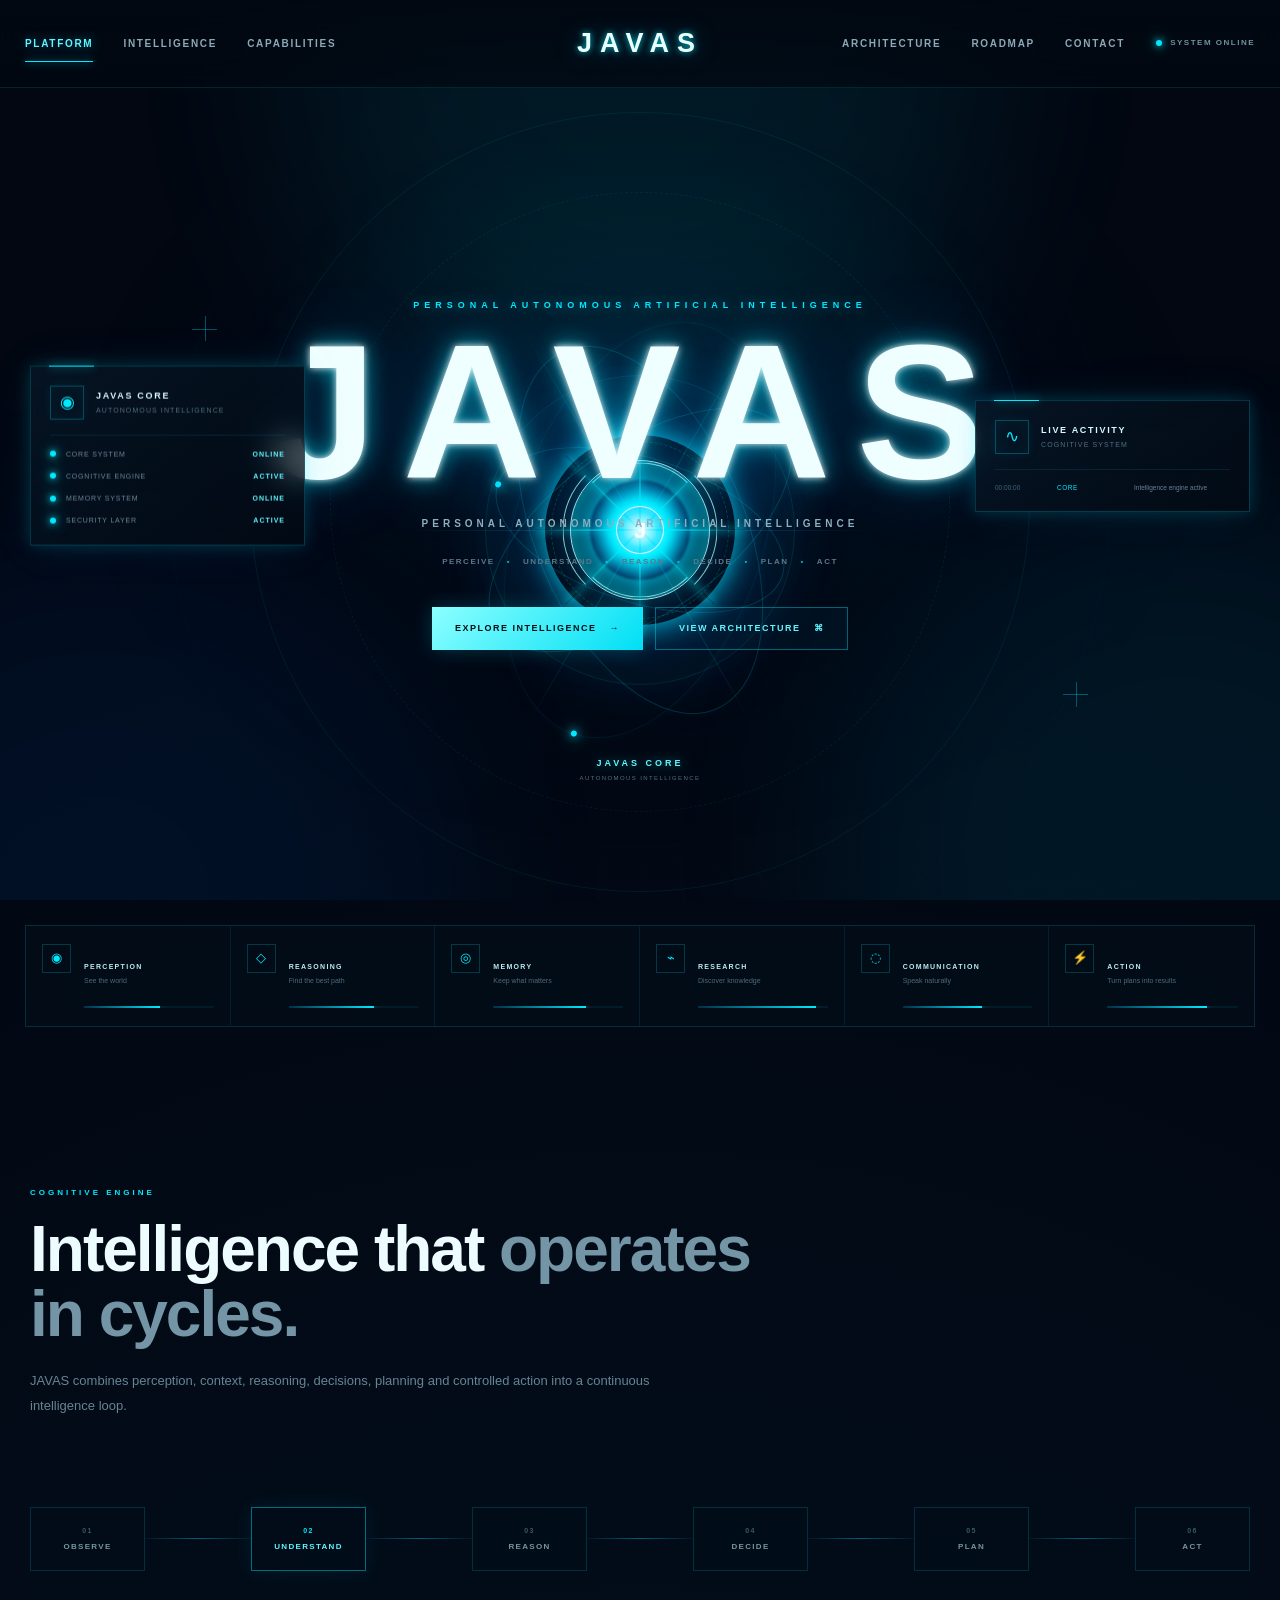
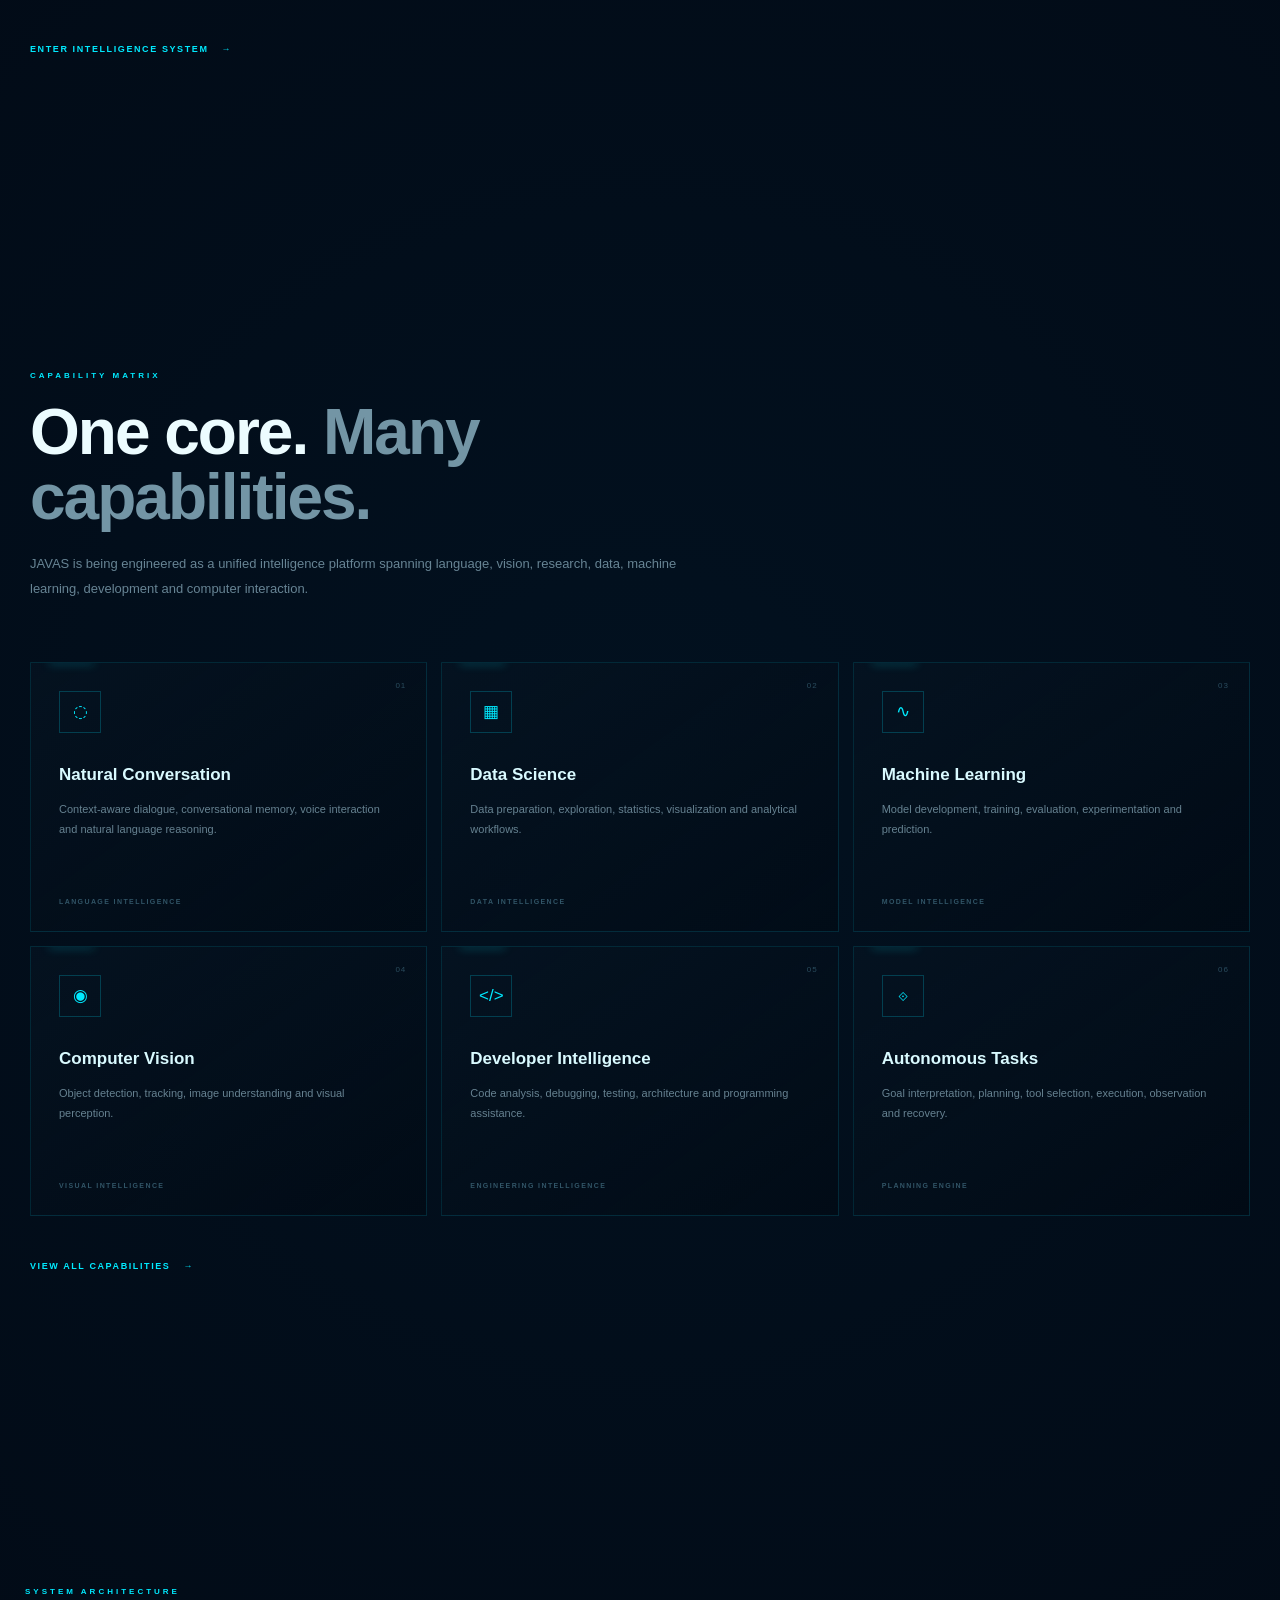
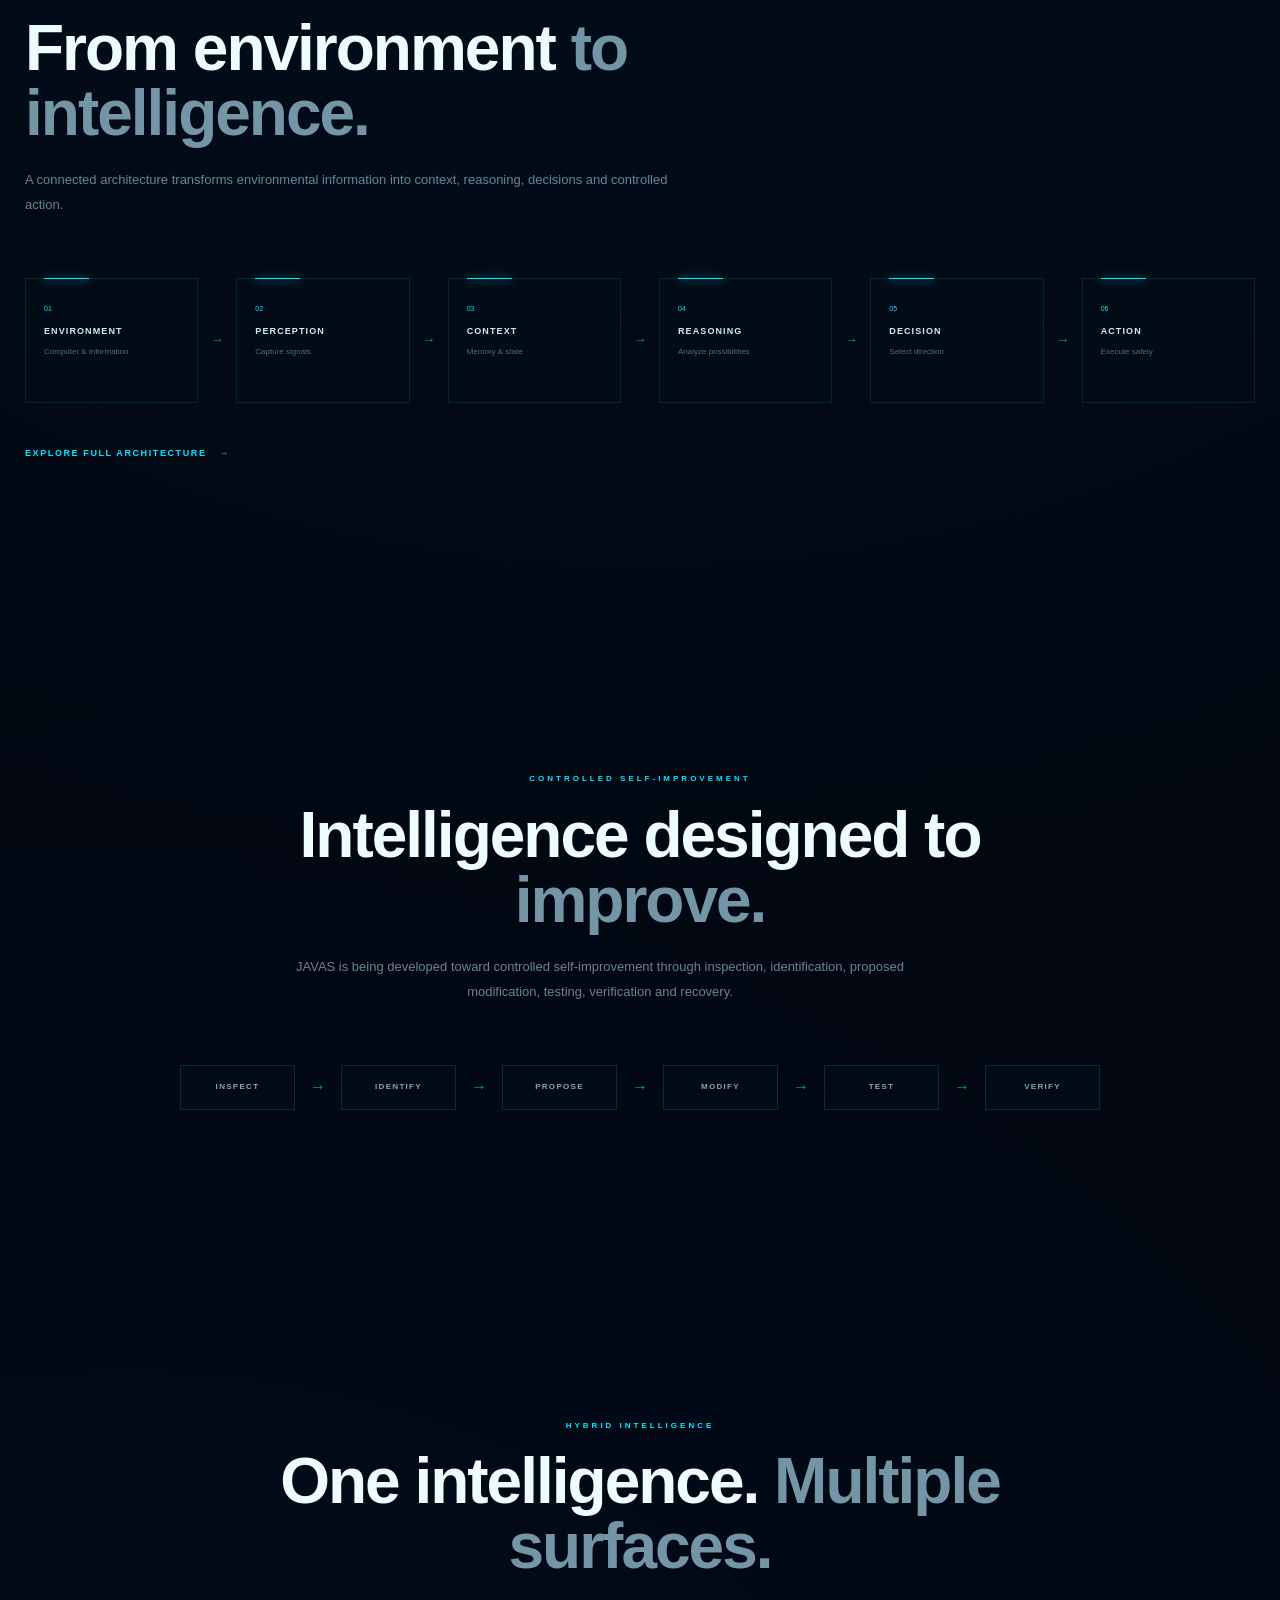
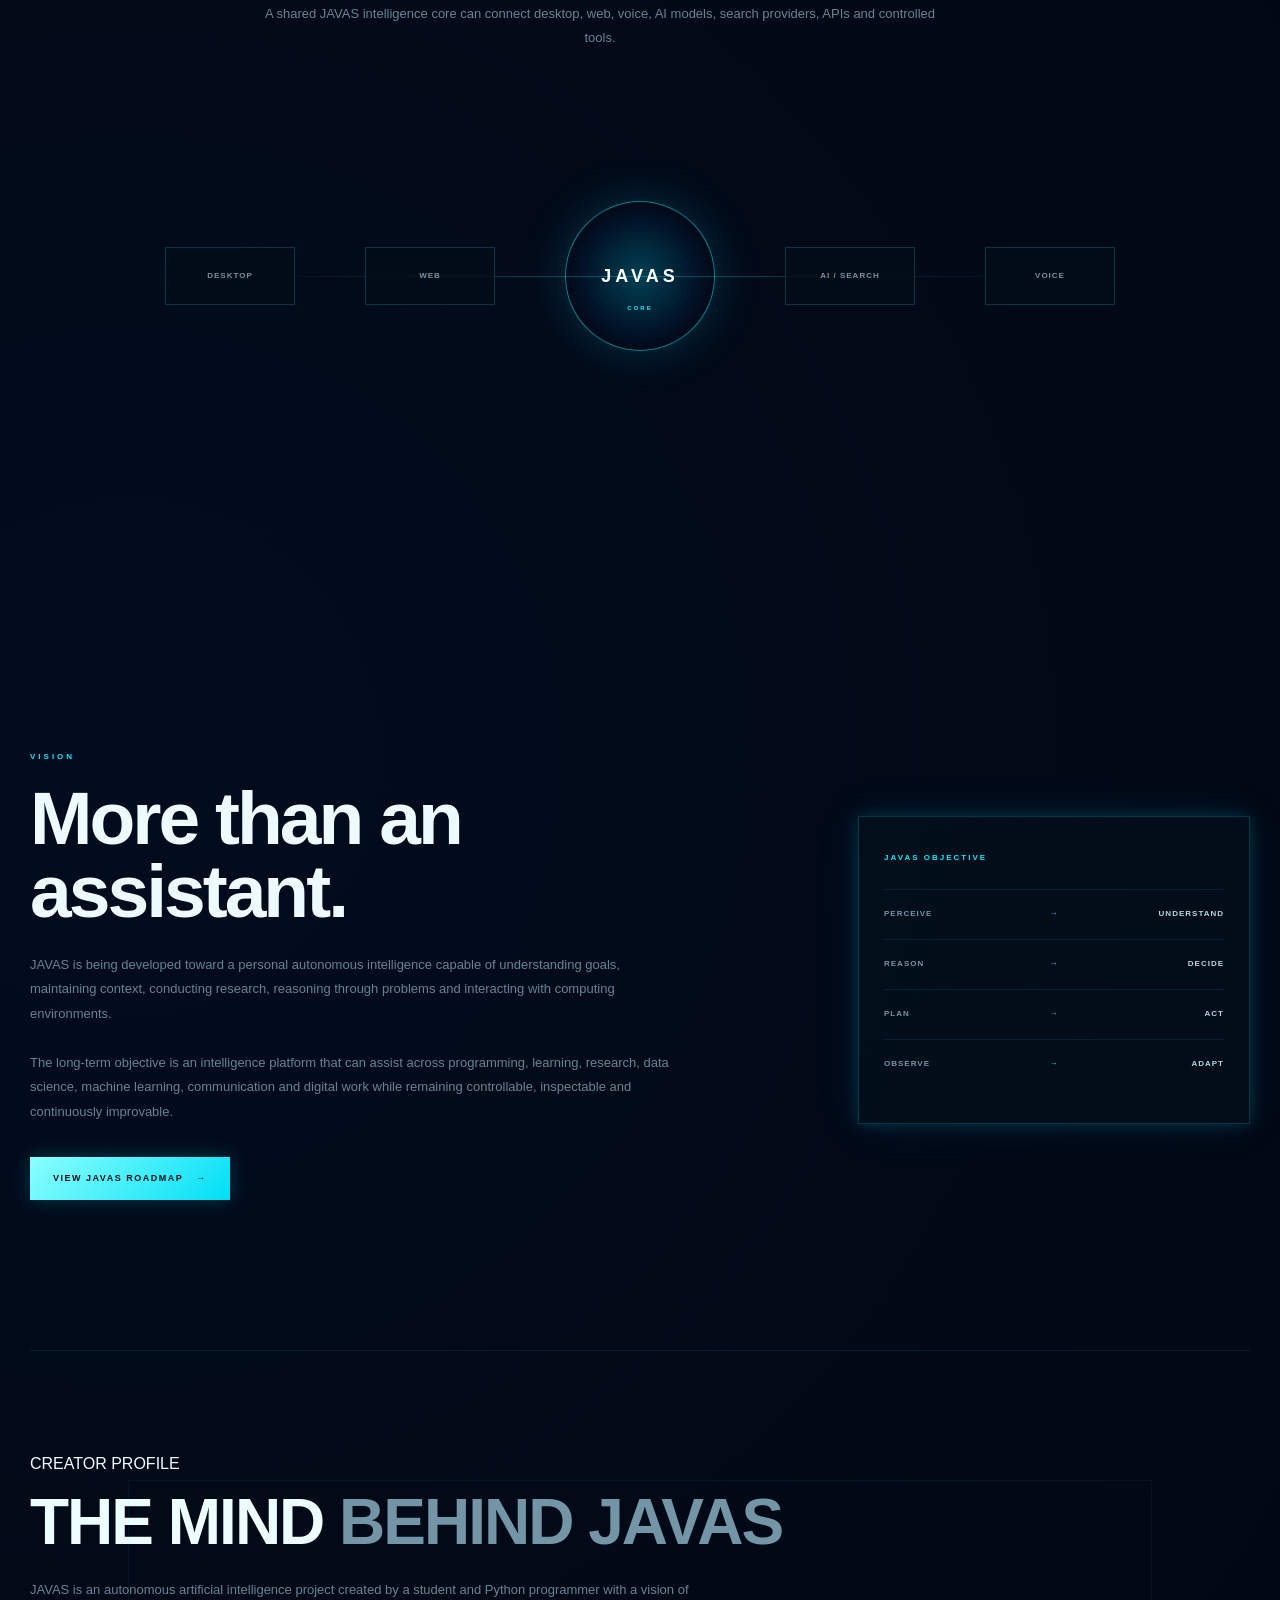
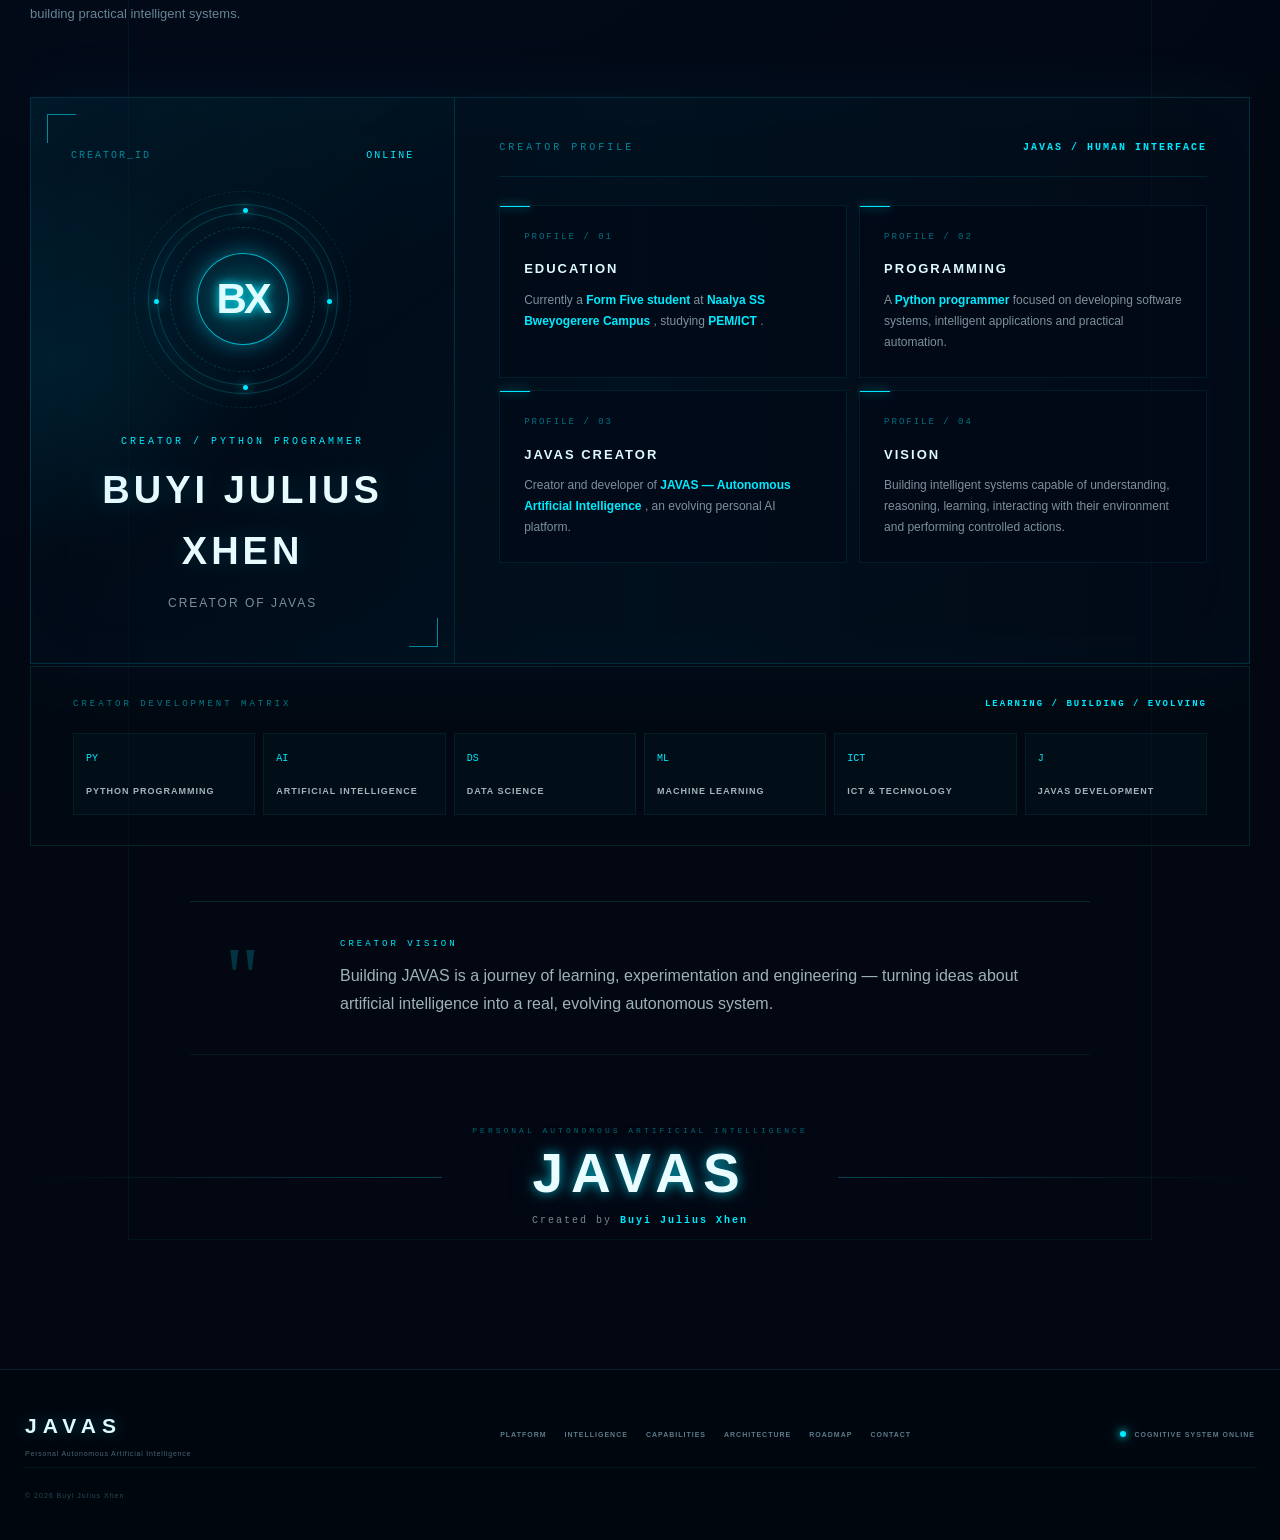
<file: index.html>
<!DOCTYPE html>
<html lang="en">

<head>

    <meta charset="UTF-8">

    <meta
        name="viewport"
        content="width=device-width, initial-scale=1.0"
    >

    <!-- =====================================================
         JAVAS SEARCH ENGINE IDENTITY
         ===================================================== -->

    <title>
        JAVAS AI — Personal Autonomous Artificial Intelligence Platform
    </title>

    <meta
        name="description"
        content="JAVAS AI is a Personal Autonomous Artificial Intelligence Platform created by Buyi Julius Xhen, combining conversation, reasoning, memory, research, computer vision, voice intelligence, data science, machine learning and controlled autonomous action."
    >

    <meta
        name="keywords"
        content="JAVAS, JAVAS AI, JAVAS artificial intelligence, JAVAS autonomous AI, JAVAS AI platform, Personal Autonomous Artificial Intelligence, autonomous artificial intelligence, personal AI, AI assistant, AI reasoning, AI memory, computer vision AI, voice AI, machine learning, data science, AI research, autonomous AI platform, intelligent automation, Buyi Julius Xhen"
    >

    <meta
        name="author"
        content="Buyi Julius Xhen"
    >

    <meta
        name="creator"
        content="Buyi Julius Xhen"
    >

    <meta
        name="publisher"
        content="JAVAS"
    >

    <meta
        name="application-name"
        content="JAVAS AI"
    >

    <meta
        name="generator"
        content="JAVAS — Personal Autonomous Artificial Intelligence"
    >

    <meta
        name="robots"
        content="index, follow, max-image-preview:large, max-snippet:-1, max-video-preview:-1"
    >

    <meta
        name="googlebot"
        content="index, follow, max-image-preview:large, max-snippet:-1, max-video-preview:-1"
    >

    <meta
        name="bingbot"
        content="index, follow, max-image-preview:large, max-snippet:-1, max-video-preview:-1"
    >

    <meta
        name="theme-color"
        content="#020711"
    >

    <meta
        name="color-scheme"
        content="dark"
    >

    <meta
        name="format-detection"
        content="telephone=no"
    >


    <!-- =====================================================
         CANONICAL URL
         ===================================================== -->

    <link
        rel="canonical"
        href="https://princexhen133-crypto.github.io/"
    >


    <!-- =====================================================
         OPEN GRAPH
         ===================================================== -->

    <meta
        property="og:type"
        content="website"
    >

    <meta
        property="og:title"
        content="JAVAS AI — Personal Autonomous Artificial Intelligence"
    >

    <meta
        property="og:description"
        content="Explore JAVAS AI, a Personal Autonomous Artificial Intelligence Platform combining perception, reasoning, memory, research, computer vision, voice intelligence, machine learning, data science and controlled autonomous action."
    >

    <meta
        property="og:url"
        content="https://princexhen133-crypto.github.io/"
    >

    <meta
        property="og:site_name"
        content="JAVAS AI"
    >

    <meta
        property="og:locale"
        content="en_US"
    >


    <!-- =====================================================
         TWITTER / X
         ===================================================== -->

    <meta
        name="twitter:card"
        content="summary"
    >

    <meta
        name="twitter:title"
        content="JAVAS AI — Personal Autonomous Artificial Intelligence"
    >

    <meta
        name="twitter:description"
        content="JAVAS AI is a Personal Autonomous Artificial Intelligence Platform for conversation, reasoning, memory, research, vision, voice, data science, machine learning and controlled automation."
    >


    <!-- =====================================================
         SEARCH ENGINE TOPIC SIGNALS
         ===================================================== -->

    <meta
        name="subject"
        content="Artificial Intelligence, Autonomous AI, Machine Learning, Data Science and Intelligent Automation"
    >

    <meta
        name="classification"
        content="Artificial Intelligence Platform"
    >

    <meta
        name="category"
        content="Artificial Intelligence"
    >

    <meta
        name="coverage"
        content="Worldwide"
    >

    <meta
        name="rating"
        content="General"
    >


    <!-- =====================================================
         STYLESHEET
         ===================================================== -->

    <link
        rel="stylesheet"
        href="main.css"
    >


    <!-- =====================================================
         JAVAS STRUCTURED DATA
         ===================================================== -->

    <script type="application/ld+json">
    {
        "@context": "https://schema.org",
        "@graph": [

            {
                "@type": "SoftwareApplication",
                "@id": "https://princexhen133-crypto.github.io/#javas",
                "name": "JAVAS AI",
                "alternateName": [
                    "JAVAS",
                    "JAVAS Artificial Intelligence",
                    "JAVAS Autonomous AI",
                    "JAVAS AI Platform",
                    "Personal Autonomous Artificial Intelligence"
                ],
                "url": "https://princexhen133-crypto.github.io/",
                "description": "JAVAS AI is a Personal Autonomous Artificial Intelligence Platform combining conversation, perception, reasoning, memory, research, computer vision, voice intelligence, data science, machine learning and controlled autonomous action.",
                "applicationCategory": "Artificial Intelligence",
                "operatingSystem": "Cross-platform",
                "creator": {
                    "@type": "Person",
                    "name": "Buyi Julius Xhen"
                },
                "keywords": [
                    "JAVAS",
                    "JAVAS AI",
                    "Artificial Intelligence",
                    "Autonomous AI",
                    "Personal AI",
                    "Machine Learning",
                    "Data Science",
                    "Computer Vision",
                    "Voice Intelligence",
                    "AI Reasoning",
                    "AI Memory",
                    "AI Research",
                    "Intelligent Automation"
                ]
            },

            {
                "@type": "WebSite",
                "@id": "https://princexhen133-crypto.github.io/#website",
                "name": "JAVAS AI",
                "alternateName": "JAVAS",
                "url": "https://princexhen133-crypto.github.io/",
                "description": "Official JAVAS AI website — Personal Autonomous Artificial Intelligence Platform.",
                "publisher": {
                    "@id": "https://princexhen133-crypto.github.io/#creator"
                },
                "inLanguage": "en"
            },

            {
                "@type": "Person",
                "@id": "https://princexhen133-crypto.github.io/#creator",
                "name": "Buyi Julius Xhen",
                "jobTitle": "Python Programmer and Creator of JAVAS AI",
                "url": "https://princexhen133-crypto.github.io/",
                "description": "Creator of JAVAS, a Personal Autonomous Artificial Intelligence Platform."
            },

            {
                "@type": "WebPage",
                "@id": "https://princexhen133-crypto.github.io/#webpage",
                "url": "https://princexhen133-crypto.github.io/",
                "name": "JAVAS AI — Personal Autonomous Artificial Intelligence Platform",
                "description": "Official JAVAS AI platform introducing its artificial intelligence architecture, cognitive engine, capabilities, autonomous systems and development vision.",
                "isPartOf": {
                    "@id": "https://princexhen133-crypto.github.io/#website"
                },
                "about": {
                    "@id": "https://princexhen133-crypto.github.io/#javas"
                },
                "inLanguage": "en"
            }

        ]
    }
    </script>

</head>


<body id="top">


    <!-- =====================================================
         BACKGROUND SYSTEM
         ===================================================== -->

    <div class="background-system">

        <div class="background-grid"></div>

        <div class="background-glow background-glow-one"></div>

        <div class="background-glow background-glow-two"></div>

        <div class="background-glow background-glow-three"></div>

        <div class="background-noise"></div>

    </div>


    <!-- =====================================================
         HEADER
         ===================================================== -->

    <header class="site-header">

        <div class="header-inner">


            <nav class="site-nav site-nav-left">

                <a
                    href="index.html"
                    class="active"
                >
                    PLATFORM
                </a>

                <a href="intelligence.html">
                    INTELLIGENCE
                </a>

                <a href="capabilities.html">
                    CAPABILITIES
                </a>

            </nav>


            <a
                href="index.html"
                class="brand brand-center"
                aria-label="JAVAS AI home"
            >

                <span class="brand-logo">
                    JAVAS
                </span>

            </a>


            <nav class="site-nav site-nav-right">

                <a href="architecture.html">
                    ARCHITECTURE
                </a>

                <a href="roadmap.html">
                    ROADMAP
                </a>

                <a href="contact.html">
                    CONTACT
                </a>

            </nav>


            <div class="header-status">

                <span class="status-dot"></span>

                <span>
                    SYSTEM ONLINE
                </span>

            </div>

        </div>

    </header>


    <!-- =====================================================
         MAIN
         ===================================================== -->

    <main>


        <!-- =================================================
             HERO
             ================================================= -->

        <section
            class="hero"
            id="platform"
        >

            <div class="hero-hud">

                <div class="hud-ring hud-ring-one"></div>

                <div class="hud-ring hud-ring-two"></div>

                <div class="hud-ring hud-ring-three"></div>

                <div class="hud-crosshair hud-crosshair-one"></div>

                <div class="hud-crosshair hud-crosshair-two"></div>

            </div>


            <div class="hero-content">

                <div class="hero-kicker">
                    PERSONAL AUTONOMOUS ARTIFICIAL INTELLIGENCE
                </div>

                <h1 class="hero-logo">
                    JAVAS
                </h1>

                <div class="hero-subtitle">
                    PERSONAL AUTONOMOUS ARTIFICIAL INTELLIGENCE
                </div>


                <div class="hero-process">

                    <span>PERCEIVE</span>
                    <i>•</i>
                    <span>UNDERSTAND</span>
                    <i>•</i>
                    <span>REASON</span>
                    <i>•</i>
                    <span>DECIDE</span>
                    <i>•</i>
                    <span>PLAN</span>
                    <i>•</i>
                    <span>ACT</span>

                </div>


                <div class="hero-actions">

                    <a
                        href="intelligence.html"
                        class="primary-button"
                    >
                        EXPLORE INTELLIGENCE
                        <span>→</span>
                    </a>

                    <a
                        href="architecture.html"
                        class="secondary-button"
                    >
                        VIEW ARCHITECTURE
                        <span>⌘</span>
                    </a>

                </div>

            </div>


            <!-- JAVAS CORE PANEL -->

            <aside class="hero-panel hero-panel-left">

                <div class="panel-header">

                    <div class="panel-icon">
                        ◉
                    </div>

                    <div>

                        <strong>
                            JAVAS CORE
                        </strong>

                        <span>
                            AUTONOMOUS INTELLIGENCE
                        </span>

                    </div>

                </div>


                <div class="panel-status-list">

                    <div class="panel-status">

                        <span class="panel-status-indicator"></span>

                        <span>
                            CORE SYSTEM
                        </span>

                        <strong>
                            ONLINE
                        </strong>

                    </div>


                    <div class="panel-status">

                        <span class="panel-status-indicator"></span>

                        <span>
                            COGNITIVE ENGINE
                        </span>

                        <strong>
                            ACTIVE
                        </strong>

                    </div>


                    <div class="panel-status">

                        <span class="panel-status-indicator"></span>

                        <span>
                            MEMORY SYSTEM
                        </span>

                        <strong>
                            ONLINE
                        </strong>

                    </div>


                    <div class="panel-status">

                        <span class="panel-status-indicator"></span>

                        <span>
                            SECURITY LAYER
                        </span>

                        <strong>
                            ACTIVE
                        </strong>

                    </div>

                </div>

            </aside>


            <!-- LIVE ACTIVITY -->

            <aside class="hero-panel hero-panel-right">

                <div class="panel-header">

                    <div class="panel-icon activity-icon">
                        ∿
                    </div>

                    <div>

                        <strong>
                            LIVE ACTIVITY
                        </strong>

                        <span>
                            COGNITIVE SYSTEM
                        </span>

                    </div>

                </div>


                <div
                    class="hero-activity"
                    id="hero-activity"
                >

                    <div class="hero-activity-line">

                        <span class="activity-time">
                            00:00:01
                        </span>

                        <span class="activity-type">
                            CORE
                        </span>

                        <span>
                            Intelligence engine active
                        </span>

                    </div>


                    <div class="hero-activity-line">

                        <span class="activity-time">
                            00:00:02
                        </span>

                        <span class="activity-type">
                            PERCEPTION
                        </span>

                        <span>
                            Environment monitoring
                        </span>

                    </div>


                    <div class="hero-activity-line">

                        <span class="activity-time">
                            00:00:03
                        </span>

                        <span class="activity-type">
                            REASONING
                        </span>

                        <span>
                            Analyzing context
                        </span>

                    </div>


                    <div class="hero-activity-line">

                        <span class="activity-time">
                            00:00:04
                        </span>

                        <span class="activity-type">
                            MEMORY
                        </span>

                        <span>
                            Context synchronized
                        </span>

                    </div>


                    <div class="hero-activity-line">

                        <span class="activity-time">
                            00:00:05
                        </span>

                        <span class="activity-type">
                            RESEARCH
                        </span>

                        <span>
                            Research engine ready
                        </span>

                    </div>

                </div>

            </aside>


            <!-- =================================================
                 ENERGY CORE
                 ================================================= -->

            <div class="core-system">

                <div class="core-ambient"></div>

                <div class="core-field"></div>

                <div class="core-hud-line core-hud-line-one"></div>

                <div class="core-hud-line core-hud-line-two"></div>

                <div class="core-hud-line core-hud-line-three"></div>


                <div class="orbit-ring orbit-ring-one">
                    <span class="orbit-node orbit-node-one"></span>
                </div>

                <div class="orbit-ring orbit-ring-two">
                    <span class="orbit-node orbit-node-two"></span>
                </div>

                <div class="orbit-ring orbit-ring-three">
                    <span class="orbit-node orbit-node-three"></span>
                </div>

                <div class="orbit-ring orbit-ring-four">
                    <span class="orbit-node orbit-node-four"></span>
                </div>


                <div class="energy-core">

                    <div class="core-inner"></div>

                    <div class="core-energy"></div>

                    <div class="core-ring core-ring-one"></div>

                    <div class="core-ring core-ring-two"></div>

                    <div class="core-ring core-ring-three"></div>


                    <div class="core-spike spike-one"></div>
                    <div class="core-spike spike-two"></div>
                    <div class="core-spike spike-three"></div>
                    <div class="core-spike spike-four"></div>
                    <div class="core-spike spike-five"></div>
                    <div class="core-spike spike-six"></div>
                    <div class="core-spike spike-seven"></div>
                    <div class="core-spike spike-eight"></div>


                    <div class="core-center">

                        <span>
                            J
                        </span>

                    </div>

                </div>


                <div class="core-caption">

                    <span class="core-caption-label">
                        JAVAS CORE
                    </span>

                    <span class="core-caption-status">
                        AUTONOMOUS INTELLIGENCE
                    </span>

                </div>

            </div>

        </section>


        <!-- =====================================================
             CORE SIGNAL SYSTEM
             ===================================================== -->

        <section class="signal-section">

            <div class="signal-bar">

                <div class="signal-item">

                    <div class="signal-icon">
                        ◉
                    </div>

                    <div class="signal-information">

                        <span class="signal-label">
                            PERCEPTION
                        </span>

                        <span class="signal-description">
                            See the world
                        </span>

                    </div>

                    <span class="signal-track">
                        <span class="signal-fill"></span>
                    </span>

                </div>


                <div class="signal-item">

                    <div class="signal-icon">
                        ◇
                    </div>

                    <div class="signal-information">

                        <span class="signal-label">
                            REASONING
                        </span>

                        <span class="signal-description">
                            Find the best path
                        </span>

                    </div>

                    <span class="signal-track">
                        <span class="signal-fill"></span>
                    </span>

                </div>


                <div class="signal-item">

                    <div class="signal-icon">
                        ◎
                    </div>

                    <div class="signal-information">

                        <span class="signal-label">
                            MEMORY
                        </span>

                        <span class="signal-description">
                            Keep what matters
                        </span>

                    </div>

                    <span class="signal-track">
                        <span class="signal-fill"></span>
                    </span>

                </div>


                <div class="signal-item">

                    <div class="signal-icon">
                        ⌁
                    </div>

                    <div class="signal-information">

                        <span class="signal-label">
                            RESEARCH
                        </span>

                        <span class="signal-description">
                            Discover knowledge
                        </span>

                    </div>

                    <span class="signal-track">
                        <span class="signal-fill"></span>
                    </span>

                </div>


                <div class="signal-item">

                    <div class="signal-icon">
                        ◌
                    </div>

                    <div class="signal-information">

                        <span class="signal-label">
                            COMMUNICATION
                        </span>

                        <span class="signal-description">
                            Speak naturally
                        </span>

                    </div>

                    <span class="signal-track">
                        <span class="signal-fill"></span>
                    </span>

                </div>


                <div class="signal-item">

                    <div class="signal-icon">
                        ⚡
                    </div>

                    <div class="signal-information">

                        <span class="signal-label">
                            ACTION
                        </span>

                        <span class="signal-description">
                            Turn plans into results
                        </span>

                    </div>

                    <span class="signal-track">
                        <span class="signal-fill"></span>
                    </span>

                </div>

            </div>

        </section>


        <!-- =====================================================
             INTELLIGENCE PREVIEW
             ===================================================== -->

        <section
            class="home-section"
            id="intelligence"
        >

            <div class="section-heading">

                <span class="section-kicker">
                    COGNITIVE ENGINE
                </span>

                <h2>

                    Intelligence that

                    <span>
                        operates in cycles.
                    </span>

                </h2>

                <p>

                    JAVAS combines perception, context,
                    reasoning, decisions, planning and
                    controlled action into a continuous
                    intelligence loop.

                </p>

            </div>


            <div class="pipeline-preview">

                <div class="pipeline-node active">
                    <span>01</span>
                    OBSERVE
                </div>

                <div class="pipeline-line"></div>

                <div class="pipeline-node">
                    <span>02</span>
                    UNDERSTAND
                </div>

                <div class="pipeline-line"></div>

                <div class="pipeline-node">
                    <span>03</span>
                    REASON
                </div>

                <div class="pipeline-line"></div>

                <div class="pipeline-node">
                    <span>04</span>
                    DECIDE
                </div>

                <div class="pipeline-line"></div>

                <div class="pipeline-node">
                    <span>05</span>
                    PLAN
                </div>

                <div class="pipeline-line"></div>

                <div class="pipeline-node">
                    <span>06</span>
                    ACT
                </div>

            </div>


            <div class="section-action">

                <a
                    href="intelligence.html"
                    class="text-button"
                >
                    ENTER INTELLIGENCE SYSTEM
                    <span>→</span>
                </a>

            </div>

        </section>


        <!-- =====================================================
             CAPABILITIES PREVIEW
             ===================================================== -->

        <section
            class="home-section"
            id="capabilities"
        >

            <div class="section-heading">

                <span class="section-kicker">
                    CAPABILITY MATRIX
                </span>

                <h2>

                    One core.

                    <span>
                        Many capabilities.
                    </span>

                </h2>

                <p>

                    JAVAS is being engineered as a unified
                    intelligence platform spanning language,
                    vision, research, data, machine learning,
                    development and computer interaction.

                </p>

            </div>


            <div class="capability-grid">

                <article class="capability-card">

                    <span class="card-number">
                        01
                    </span>

                    <div class="card-icon">
                        ◌
                    </div>

                    <h3>
                        Natural Conversation
                    </h3>

                    <p>
                        Context-aware dialogue, conversational
                        memory, voice interaction and
                        natural language reasoning.
                    </p>

                    <span class="card-system">
                        LANGUAGE INTELLIGENCE
                    </span>

                </article>


                <article class="capability-card">

                    <span class="card-number">
                        02
                    </span>

                    <div class="card-icon">
                        ▦
                    </div>

                    <h3>
                        Data Science
                    </h3>

                    <p>
                        Data preparation, exploration,
                        statistics, visualization and
                        analytical workflows.
                    </p>

                    <span class="card-system">
                        DATA INTELLIGENCE
                    </span>

                </article>


                <article class="capability-card">

                    <span class="card-number">
                        03
                    </span>

                    <div class="card-icon">
                        ∿
                    </div>

                    <h3>
                        Machine Learning
                    </h3>

                    <p>
                        Model development, training,
                        evaluation, experimentation
                        and prediction.
                    </p>

                    <span class="card-system">
                        MODEL INTELLIGENCE
                    </span>

                </article>


                <article class="capability-card">

                    <span class="card-number">
                        04
                    </span>

                    <div class="card-icon">
                        ◉
                    </div>

                    <h3>
                        Computer Vision
                    </h3>

                    <p>
                        Object detection, tracking,
                        image understanding and
                        visual perception.
                    </p>

                    <span class="card-system">
                        VISUAL INTELLIGENCE
                    </span>

                </article>


                <article class="capability-card">

                    <span class="card-number">
                        05
                    </span>

                    <div class="card-icon">
                        &lt;/&gt;
                    </div>

                    <h3>
                        Developer Intelligence
                    </h3>

                    <p>
                        Code analysis, debugging,
                        testing, architecture and
                        programming assistance.
                    </p>

                    <span class="card-system">
                        ENGINEERING INTELLIGENCE
                    </span>

                </article>


                <article class="capability-card">

                    <span class="card-number">
                        06
                    </span>

                    <div class="card-icon">
                        ⟐
                    </div>

                    <h3>
                        Autonomous Tasks
                    </h3>

                    <p>
                        Goal interpretation, planning,
                        tool selection, execution,
                        observation and recovery.
                    </p>

                    <span class="card-system">
                        PLANNING ENGINE
                    </span>

                </article>

            </div>


            <div class="section-action">

                <a
                    href="capabilities.html"
                    class="text-button"
                >
                    VIEW ALL CAPABILITIES
                    <span>→</span>
                </a>

            </div>

        </section>


        <!-- =====================================================
             ARCHITECTURE PREVIEW
             ===================================================== -->

        <section
            class="home-section architecture-preview"
            id="architecture"
        >

            <div class="section-heading">

                <span class="section-kicker">
                    SYSTEM ARCHITECTURE
                </span>

                <h2>

                    From environment

                    <span>
                        to intelligence.
                    </span>

                </h2>

                <p>

                    A connected architecture transforms
                    environmental information into context,
                    reasoning, decisions and controlled action.

                </p>

            </div>


            <div class="architecture-strip">

                <div class="architecture-node">

                    <span>
                        01
                    </span>

                    <strong>
                        ENVIRONMENT
                    </strong>

                    <small>
                        Computer & information
                    </small>

                </div>


                <div class="architecture-connector">
                    →
                </div>


                <div class="architecture-node">

                    <span>
                        02
                    </span>

                    <strong>
                        PERCEPTION
                    </strong>

                    <small>
                        Capture signals
                    </small>

                </div>


                <div class="architecture-connector">
                    →
                </div>


                <div class="architecture-node">

                    <span>
                        03
                    </span>

                    <strong>
                        CONTEXT
                    </strong>

                    <small>
                        Memory & state
                    </small>

                </div>


                <div class="architecture-connector">
                    →
                </div>


                <div class="architecture-node">

                    <span>
                        04
                    </span>

                    <strong>
                        REASONING
                    </strong>

                    <small>
                        Analyze possibilities
                    </small>

                </div>


                <div class="architecture-connector">
                    →
                </div>


                <div class="architecture-node">

                    <span>
                        05
                    </span>

                    <strong>
                        DECISION
                    </strong>

                    <small>
                        Select direction
                    </small>

                </div>


                <div class="architecture-connector">
                    →
                </div>


                <div class="architecture-node">

                    <span>
                        06
                    </span>

                    <strong>
                        ACTION
                    </strong>

                    <small>
                        Execute safely
                    </small>

                </div>

            </div>


            <div class="section-action">

                <a
                    href="architecture.html"
                    class="text-button"
                >
                    EXPLORE FULL ARCHITECTURE
                    <span>→</span>
                </a>

            </div>

        </section>


        <!-- =====================================================
             SELF IMPROVEMENT PREVIEW
             ===================================================== -->

        <section class="home-section self-improvement-preview">

            <div class="section-heading">

                <span class="section-kicker">
                    CONTROLLED SELF-IMPROVEMENT
                </span>

                <h2>

                    Intelligence designed to

                    <span>
                        improve.
                    </span>

                </h2>

                <p>

                    JAVAS is being developed toward controlled
                    self-improvement through inspection,
                    identification, proposed modification,
                    testing, verification and recovery.

                </p>

            </div>


            <div class="improvement-flow">

                <div>
                    INSPECT
                </div>

                <span>→</span>

                <div>
                    IDENTIFY
                </div>

                <span>→</span>

                <div>
                    PROPOSE
                </div>

                <span>→</span>

                <div>
                    MODIFY
                </div>

                <span>→</span>

                <div>
                    TEST
                </div>

                <span>→</span>

                <div>
                    VERIFY
                </div>

            </div>

        </section>


        <!-- =====================================================
             HYBRID INTELLIGENCE
             ===================================================== -->

        <section class="home-section hybrid-preview">

            <div class="section-heading">

                <span class="section-kicker">
                    HYBRID INTELLIGENCE
                </span>

                <h2>

                    One intelligence.

                    <span>
                        Multiple surfaces.
                    </span>

                </h2>

                <p>

                    A shared JAVAS intelligence core can
                    connect desktop, web, voice, AI models,
                    search providers, APIs and controlled tools.

                </p>

            </div>


            <div class="hybrid-network">

                <div class="hybrid-client">
                    DESKTOP
                </div>

                <div class="hybrid-client">
                    WEB
                </div>

                <div class="hybrid-core">

                    JAVAS

                    <span>
                        CORE
                    </span>

                </div>

                <div class="hybrid-client">
                    AI / SEARCH
                </div>

                <div class="hybrid-client">
                    VOICE
                </div>

            </div>

        </section>


        <!-- =====================================================
             VISION
             ===================================================== -->

        <section class="home-section vision-section">

            <div class="vision-content">

                <span class="section-kicker">
                    VISION
                </span>

                <h2>
                    More than an assistant.
                </h2>

                <p>

                    JAVAS is being developed toward a personal
                    autonomous intelligence capable of
                    understanding goals, maintaining context,
                    conducting research, reasoning through
                    problems and interacting with computing
                    environments.

                </p>


                <p>

                    The long-term objective is an intelligence
                    platform that can assist across programming,
                    learning, research, data science, machine
                    learning, communication and digital work
                    while remaining controllable, inspectable
                    and continuously improvable.

                </p>


                <a
                    href="roadmap.html"
                    class="primary-button"
                >
                    VIEW JAVAS ROADMAP
                    <span>→</span>
                </a>

            </div>


            <div class="vision-panel">

                <div class="vision-panel-header">
                    JAVAS OBJECTIVE
                </div>


                <div class="vision-line">

                    <span>
                        PERCEIVE
                    </span>

                    <span>
                        →
                    </span>

                    <span>
                        UNDERSTAND
                    </span>

                </div>


                <div class="vision-line">

                    <span>
                        REASON
                    </span>

                    <span>
                        →
                    </span>

                    <span>
                        DECIDE
                    </span>

                </div>


                <div class="vision-line">

                    <span>
                        PLAN
                    </span>

                    <span>
                        →
                    </span>

                    <span>
                        ACT
                    </span>

                </div>


                <div class="vision-line">

                    <span>
                        OBSERVE
                    </span>

                    <span>
                        →
                    </span>

                    <span>
                        ADAPT
                    </span>

                </div>

            </div>

        </section>


        <!-- =========================================================
             JAVAS CREATOR PROFILE
             ========================================================= -->

        <section
            class="section creator-section"
            id="creator"
        >

            <style>

                .creator-section {
                    position: relative;
                    overflow: hidden;
                }

                .creator-section::before {
                    content: "";
                    position: absolute;
                    inset: 8%;
                    border: 1px solid rgba(0, 234, 255, 0.06);
                    pointer-events: none;
                }

                .creator-section::after {
                    content: "";
                    position: absolute;
                    width: 420px;
                    height: 420px;
                    left: -180px;
                    top: 25%;
                    border-radius: 50%;
                    background: radial-gradient(
                        circle,
                        rgba(0, 210, 255, 0.08),
                        transparent 68%
                    );
                    pointer-events: none;
                }

                .creator-profile-shell {
                    position: relative;
                    display: grid;
                    grid-template-columns:
                        minmax(280px, 0.75fr)
                        minmax(0, 1.4fr);
                    gap: 2px;
                    margin-top: 70px;
                    border: 1px solid rgba(0, 234, 255, 0.16);
                    background: rgba(0, 15, 30, 0.48);
                    box-shadow:
                        0 0 70px rgba(0, 180, 255, 0.06),
                        inset 0 0 80px rgba(0, 180, 255, 0.025);
                    overflow: hidden;
                }

                .creator-profile-shell::before {
                    content: "";
                    position: absolute;
                    inset: 0;
                    background:
                        linear-gradient(
                            90deg,
                            transparent 0%,
                            rgba(0, 234, 255, 0.025) 50%,
                            transparent 100%
                        );
                    pointer-events: none;
                }

                .creator-identity-panel {
                    position: relative;
                    min-height: 520px;
                    padding: 50px 40px;
                    display: flex;
                    flex-direction: column;
                    justify-content: space-between;
                    align-items: center;
                    text-align: center;
                    border-right:
                        1px solid rgba(0, 234, 255, 0.12);
                    background:
                        linear-gradient(
                            145deg,
                            rgba(0, 234, 255, 0.055),
                            rgba(2, 7, 17, 0.2) 55%,
                            rgba(0, 80, 120, 0.035)
                        );
                }

                .creator-identity-panel::before,
                .creator-identity-panel::after {
                    content: "";
                    position: absolute;
                    width: 28px;
                    height: 28px;
                    border-color: rgba(0, 234, 255, 0.55);
                    border-style: solid;
                }

                .creator-identity-panel::before {
                    top: 16px;
                    left: 16px;
                    border-width: 1px 0 0 1px;
                }

                .creator-identity-panel::after {
                    right: 16px;
                    bottom: 16px;
                    border-width: 0 1px 1px 0;
                }

                .creator-system-label {
                    width: 100%;
                    display: flex;
                    justify-content: space-between;
                    align-items: center;
                    font-family: monospace;
                    font-size: 10px;
                    letter-spacing: 2px;
                    color: rgba(0, 234, 255, 0.55);
                }

                .creator-system-label span:last-child {
                    color: #00eaff;
                }

                .creator-core-display {
                    position: relative;
                    width: 230px;
                    height: 230px;
                    margin: 20px auto;
                    display: grid;
                    place-items: center;
                }

                .creator-core-display::before {
                    content: "";
                    position: absolute;
                    width: 170px;
                    height: 170px;
                    border:
                        1px solid rgba(0, 234, 255, 0.22);
                    border-radius: 50%;
                    box-shadow:
                        0 0 30px rgba(0, 234, 255, 0.08),
                        inset 0 0 25px rgba(0, 234, 255, 0.04);
                    animation:
                        creatorCorePulse 4s ease-in-out infinite;
                }

                .creator-core-display::after {
                    content: "";
                    position: absolute;
                    width: 215px;
                    height: 215px;
                    border:
                        1px dashed rgba(0, 234, 255, 0.13);
                    border-radius: 50%;
                    animation:
                        creatorCoreRotate 18s linear infinite;
                }

                .creator-core-ring {
                    position: absolute;
                    border:
                        1px solid rgba(0, 234, 255, 0.2);
                    border-radius: 50%;
                }

                .creator-core-ring-one {
                    width: 190px;
                    height: 190px;
                    animation:
                        creatorCoreRotate 14s linear infinite reverse;
                }

                .creator-core-ring-two {
                    width: 145px;
                    height: 145px;
                    border-style: dashed;
                    animation:
                        creatorCoreRotate 9s linear infinite;
                }

                .creator-core-center {
                    position: relative;
                    z-index: 4;
                    width: 92px;
                    height: 92px;
                    display: grid;
                    place-items: center;
                    border-radius: 50%;
                    border:
                        1px solid rgba(0, 234, 255, 0.75);
                    background:
                        radial-gradient(
                            circle,
                            rgba(0, 234, 255, 0.2),
                            rgba(0, 20, 35, 0.85) 65%
                        );
                    box-shadow:
                        0 0 20px rgba(0, 234, 255, 0.35),
                        0 0 60px rgba(0, 180, 255, 0.12),
                        inset 0 0 30px rgba(0, 234, 255, 0.15);
                }

                .creator-core-center span {
                    font-family: Arial, sans-serif;
                    font-size: 42px;
                    font-weight: 900;
                    letter-spacing: -3px;
                    color: #dffcff;
                    text-shadow:
                        0 0 10px #00eaff,
                        0 0 30px rgba(0, 234, 255, 0.7);
                }

                .creator-core-node {
                    position: absolute;
                    width: 5px;
                    height: 5px;
                    border-radius: 50%;
                    background: #00eaff;
                    box-shadow: 0 0 12px #00eaff;
                }

                .creator-core-node-one {
                    top: 24px;
                    left: 50%;
                }

                .creator-core-node-two {
                    right: 26px;
                    top: 50%;
                }

                .creator-core-node-three {
                    bottom: 24px;
                    left: 50%;
                }

                .creator-core-node-four {
                    left: 26px;
                    top: 50%;
                }

                .creator-role {
                    display: block;
                    margin-bottom: 10px;
                    font-family: monospace;
                    font-size: 10px;
                    letter-spacing: 3px;
                    color: #00eaff;
                }

                .creator-name {
                    margin: 0;
                    font-size: clamp(25px, 3vw, 38px);
                    font-weight: 800;
                    letter-spacing: 4px;
                    color: #e8fbff;
                    text-shadow:
                        0 0 25px rgba(0, 234, 255, 0.18);
                }

                .creator-title {
                    margin-top: 12px;
                    font-size: 12px;
                    letter-spacing: 2px;
                    color: rgba(210, 240, 248, 0.58);
                }

                .creator-data-panel {
                    position: relative;
                    padding: 42px;
                }

                .creator-data-header {
                    display: flex;
                    justify-content: space-between;
                    align-items: flex-end;
                    gap: 20px;
                    margin-bottom: 28px;
                    padding-bottom: 20px;
                    border-bottom:
                        1px solid rgba(0, 234, 255, 0.1);
                }

                .creator-data-header span {
                    display: block;
                    font-family: monospace;
                    font-size: 10px;
                    letter-spacing: 3px;
                    color: rgba(0, 234, 255, 0.55);
                }

                .creator-data-header strong {
                    font-family: monospace;
                    font-size: 10px;
                    letter-spacing: 2px;
                    color: #00eaff;
                }

                .creator-data-grid {
                    display: grid;
                    grid-template-columns:
                        repeat(2, minmax(0, 1fr));
                    gap: 12px;
                }

                .creator-data-card {
                    position: relative;
                    min-height: 150px;
                    padding: 24px;
                    border:
                        1px solid rgba(0, 234, 255, 0.09);
                    background: rgba(2, 9, 20, 0.55);
                    transition:
                        border-color 0.3s ease,
                        transform 0.3s ease,
                        box-shadow 0.3s ease;
                }

                .creator-data-card:hover {
                    transform: translateY(-4px);
                    border-color:
                        rgba(0, 234, 255, 0.35);
                    box-shadow:
                        0 12px 35px rgba(0, 180, 255, 0.08),
                        inset 0 0 25px rgba(0, 234, 255, 0.025);
                }

                .creator-data-card::before {
                    content: "";
                    position: absolute;
                    top: 0;
                    left: 0;
                    width: 30px;
                    height: 1px;
                    background: #00eaff;
                    box-shadow: 0 0 10px #00eaff;
                }

                .creator-data-number {
                    display: block;
                    margin-bottom: 15px;
                    font-family: monospace;
                    font-size: 9px;
                    letter-spacing: 2px;
                    color: rgba(0, 234, 255, 0.45);
                }

                .creator-data-card h4 {
                    margin: 0 0 10px;
                    font-size: 13px;
                    letter-spacing: 2px;
                    color: #dffaff;
                }

                .creator-data-card p {
                    margin: 0;
                    font-size: 12px;
                    line-height: 1.75;
                    color: rgba(208, 235, 242, 0.6);
                }

                .creator-data-card p strong {
                    color: #00eaff;
                    font-weight: 600;
                }

                .creator-focus-panel {
                    position: relative;
                    margin-top: 2px;
                    padding: 30px 42px;
                    border:
                        1px solid rgba(0, 234, 255, 0.12);
                    background: rgba(0, 10, 20, 0.4);
                }

                .creator-focus-top {
                    display: flex;
                    justify-content: space-between;
                    align-items: center;
                    margin-bottom: 22px;
                }

                .creator-focus-top span {
                    font-family: monospace;
                    font-size: 9px;
                    letter-spacing: 3px;
                    color: rgba(0, 234, 255, 0.5);
                }

                .creator-focus-top strong {
                    font-family: monospace;
                    font-size: 9px;
                    letter-spacing: 2px;
                    color: #00eaff;
                }

                .creator-focus-grid {
                    display: grid;
                    grid-template-columns:
                        repeat(6, minmax(0, 1fr));
                    gap: 8px;
                }

                .creator-focus-item {
                    position: relative;
                    min-height: 82px;
                    padding: 17px 12px;
                    display: flex;
                    flex-direction: column;
                    justify-content: space-between;
                    border:
                        1px solid rgba(0, 234, 255, 0.08);
                    background: rgba(0, 234, 255, 0.018);
                    transition: 0.3s ease;
                }

                .creator-focus-item:hover {
                    border-color:
                        rgba(0, 234, 255, 0.3);
                    background:
                        rgba(0, 234, 255, 0.04);
                }

                .creator-focus-item span {
                    font-family: monospace;
                    font-size: 10px;
                    color: #00eaff;
                }

                .creator-focus-item strong {
                    font-size: 9px;
                    line-height: 1.35;
                    letter-spacing: 1px;
                    color: rgba(224, 247, 252, 0.72);
                }

                .creator-statement {
                    position: relative;
                    display: grid;
                    grid-template-columns: 90px 1fr;
                    gap: 25px;
                    align-items: center;
                    max-width: 900px;
                    margin: 55px auto 0;
                    padding: 35px;
                    border-top:
                        1px solid rgba(0, 234, 255, 0.14);
                    border-bottom:
                        1px solid rgba(0, 234, 255, 0.08);
                }

                .creator-statement-mark {
                    font-family: Georgia, serif;
                    font-size: 85px;
                    line-height: 0.7;
                    color: rgba(0, 234, 255, 0.2);
                }

                .creator-statement-content span {
                    display: block;
                    margin-bottom: 10px;
                    font-family: monospace;
                    font-size: 9px;
                    letter-spacing: 3px;
                    color: #00eaff;
                }

                .creator-statement-content p {
                    margin: 0;
                    font-size: 16px;
                    line-height: 1.8;
                    color: rgba(220, 244, 250, 0.72);
                }

                .created-by {
                    display: grid;
                    grid-template-columns: 1fr auto 1fr;
                    align-items: center;
                    gap: 30px;
                    margin-top: 70px;
                }

                .created-by-line {
                    height: 1px;
                    background:
                        linear-gradient(
                            90deg,
                            transparent,
                            rgba(0, 234, 255, 0.28)
                        );
                }

                .created-by-line:last-child {
                    background:
                        linear-gradient(
                            90deg,
                            rgba(0, 234, 255, 0.28),
                            transparent
                        );
                }

                .created-by-content {
                    text-align: center;
                }

                .created-by-small {
                    display: block;
                    margin-bottom: 8px;
                    font-family: monospace;
                    font-size: 8px;
                    letter-spacing: 3px;
                    color: rgba(0, 234, 255, 0.42);
                }

                .created-by-content strong {
                    display: block;
                    font-size: clamp(32px, 5vw, 55px);
                    line-height: 1;
                    letter-spacing: 8px;
                    color: #e9fcff;
                    text-shadow:
                        0 0 12px rgba(0, 234, 255, 0.7),
                        0 0 35px rgba(0, 180, 255, 0.25);
                }

                .created-by-text {
                    display: block;
                    margin-top: 12px;
                    font-family: monospace;
                    font-size: 10px;
                    letter-spacing: 2px;
                    color: rgba(220, 242, 248, 0.55);
                }

                .created-by-text b {
                    color: #00eaff;
                    font-weight: 600;
                }

                @keyframes creatorCoreRotate {

                    from {
                        transform: rotate(0deg);
                    }

                    to {
                        transform: rotate(360deg);
                    }

                }

                @keyframes creatorCorePulse {

                    0%,
                    100% {
                        transform: scale(1);
                        opacity: 0.75;
                    }

                    50% {
                        transform: scale(1.08);
                        opacity: 1;
                    }

                }

                @media (max-width: 1050px) {

                    .creator-profile-shell {
                        grid-template-columns: 1fr;
                    }

                    .creator-identity-panel {
                        min-height: 440px;
                        border-right: 0;
                        border-bottom:
                            1px solid rgba(0, 234, 255, 0.12);
                    }

                    .creator-focus-grid {
                        grid-template-columns: repeat(3, 1fr);
                    }

                }

                @media (max-width: 700px) {

                    .creator-data-panel,
                    .creator-focus-panel {
                        padding: 25px 20px;
                    }

                    .creator-identity-panel {
                        padding: 35px 20px;
                    }

                    .creator-data-grid {
                        grid-template-columns: 1fr;
                    }

                    .creator-focus-grid {
                        grid-template-columns: repeat(2, 1fr);
                    }

                    .creator-data-header,
                    .creator-focus-top {
                        align-items: flex-start;
                        flex-direction: column;
                        gap: 8px;
                    }

                    .creator-statement {
                        grid-template-columns: 1fr;
                        padding: 25px 10px;
                    }

                    .creator-statement-mark {
                        font-size: 60px;
                    }

                    .created-by {
                        grid-template-columns: 1fr;
                        gap: 15px;
                    }

                    .created-by-line {
                        display: none;
                    }

                }

            </style>


            <div class="section-heading">

                <div class="section-eyebrow">
                    CREATOR PROFILE
                </div>

                <h2>
                    THE MIND
                    <span>BEHIND JAVAS</span>
                </h2>

                <p>
                    JAVAS is an autonomous artificial intelligence
                    project created by a student and Python programmer
                    with a vision of building practical intelligent systems.
                </p>

            </div>


            <div class="creator-profile-shell">


                <div class="creator-identity-panel">

                    <div class="creator-system-label">

                        <span>
                            CREATOR_ID
                        </span>

                        <span>
                            ONLINE
                        </span>

                    </div>


                    <div class="creator-core-display">

                        <div class="creator-core-ring creator-core-ring-one"></div>

                        <div class="creator-core-ring creator-core-ring-two"></div>

                        <span class="creator-core-node creator-core-node-one"></span>

                        <span class="creator-core-node creator-core-node-two"></span>

                        <span class="creator-core-node creator-core-node-three"></span>

                        <span class="creator-core-node creator-core-node-four"></span>

                        <div class="creator-core-center">

                            <span>
                                BX
                            </span>

                        </div>

                    </div>


                    <div>

                        <span class="creator-role">
                            CREATOR / PYTHON PROGRAMMER
                        </span>

                        <h3 class="creator-name">
                            BUYI JULIUS XHEN
                        </h3>

                        <div class="creator-title">
                            CREATOR OF JAVAS
                        </div>

                    </div>

                </div>


                <div class="creator-data-panel">

                    <div class="creator-data-header">

                        <div>
                            <span>
                                CREATOR PROFILE
                            </span>
                        </div>

                        <strong>
                            JAVAS / HUMAN INTERFACE
                        </strong>

                    </div>


                    <div class="creator-data-grid">


                        <article class="creator-data-card">

                            <span class="creator-data-number">
                                PROFILE / 01
                            </span>

                            <h4>
                                EDUCATION
                            </h4>

                            <p>
                                Currently a
                                <strong>Form Five student</strong>
                                at
                                <strong>
                                    Naalya SS Bweyogerere Campus
                                </strong>,
                                studying
                                <strong>
                                    PEM/ICT
                                </strong>.
                            </p>

                        </article>


                        <article class="creator-data-card">

                            <span class="creator-data-number">
                                PROFILE / 02
                            </span>

                            <h4>
                                PROGRAMMING
                            </h4>

                            <p>
                                A
                                <strong>Python programmer</strong>
                                focused on developing software systems,
                                intelligent applications and practical
                                automation.
                            </p>

                        </article>


                        <article class="creator-data-card">

                            <span class="creator-data-number">
                                PROFILE / 03
                            </span>

                            <h4>
                                JAVAS CREATOR
                            </h4>

                            <p>
                                Creator and developer of
                                <strong>
                                    JAVAS — Autonomous Artificial Intelligence
                                </strong>,
                                an evolving personal AI platform.
                            </p>

                        </article>


                        <article class="creator-data-card">

                            <span class="creator-data-number">
                                PROFILE / 04
                            </span>

                            <h4>
                                VISION
                            </h4>

                            <p>
                                Building intelligent systems capable of
                                understanding, reasoning, learning,
                                interacting with their environment and
                                performing controlled actions.
                            </p>

                        </article>


                    </div>

                </div>

            </div>


            <div class="creator-focus-panel">

                <div class="creator-focus-top">

                    <span>
                        CREATOR DEVELOPMENT MATRIX
                    </span>

                    <strong>
                        LEARNING / BUILDING / EVOLVING
                    </strong>

                </div>


                <div class="creator-focus-grid">

                    <div class="creator-focus-item">
                        <span>PY</span>
                        <strong>PYTHON PROGRAMMING</strong>
                    </div>

                    <div class="creator-focus-item">
                        <span>AI</span>
                        <strong>ARTIFICIAL INTELLIGENCE</strong>
                    </div>

                    <div class="creator-focus-item">
                        <span>DS</span>
                        <strong>DATA SCIENCE</strong>
                    </div>

                    <div class="creator-focus-item">
                        <span>ML</span>
                        <strong>MACHINE LEARNING</strong>
                    </div>

                    <div class="creator-focus-item">
                        <span>ICT</span>
                        <strong>ICT & TECHNOLOGY</strong>
                    </div>

                    <div class="creator-focus-item">
                        <span>J</span>
                        <strong>JAVAS DEVELOPMENT</strong>
                    </div>

                </div>

            </div>


            <div class="creator-statement">

                <div class="creator-statement-mark">
                    "
                </div>

                <div class="creator-statement-content">

                    <span>
                        CREATOR VISION
                    </span>

                    <p>
                        Building JAVAS is a journey of learning,
                        experimentation and engineering — turning
                        ideas about artificial intelligence into a
                        real, evolving autonomous system.
                    </p>

                </div>

            </div>


            <div class="created-by">

                <div class="created-by-line"></div>

                <div class="created-by-content">

                    <span class="created-by-small">
                        PERSONAL AUTONOMOUS ARTIFICIAL INTELLIGENCE
                    </span>

                    <strong>
                        JAVAS
                    </strong>

                    <span class="created-by-text">

                        Created by

                        <b>
                            Buyi Julius Xhen
                        </b>

                    </span>

                </div>

                <div class="created-by-line"></div>

            </div>

        </section>


    </main>


    <!-- =====================================================
         FOOTER
         ===================================================== -->

    <footer class="site-footer">

        <div class="footer-inner">


            <div class="footer-brand">

                <span class="footer-logo">
                    JAVAS
                </span>

                <span>
                    Personal Autonomous Artificial Intelligence
                </span>

            </div>


            <div class="footer-navigation">

                <a href="index.html">
                    PLATFORM
                </a>

                <a href="intelligence.html">
                    INTELLIGENCE
                </a>

                <a href="capabilities.html">
                    CAPABILITIES
                </a>

                <a href="architecture.html">
                    ARCHITECTURE
                </a>

                <a href="roadmap.html">
                    ROADMAP
                </a>

                <a href="contact.html">
                    CONTACT
                </a>

            </div>


            <div class="footer-status">

                <span class="status-dot"></span>

                COGNITIVE SYSTEM ONLINE

            </div>


            <div class="footer-meta">

                © 2026 Buyi Julius Xhen

            </div>

        </div>

    </footer>


    <!-- =====================================================
         JAVAS INTERACTION ENGINE
         ===================================================== -->

    <script src="main.js"></script>

</body>

</html>
</file>
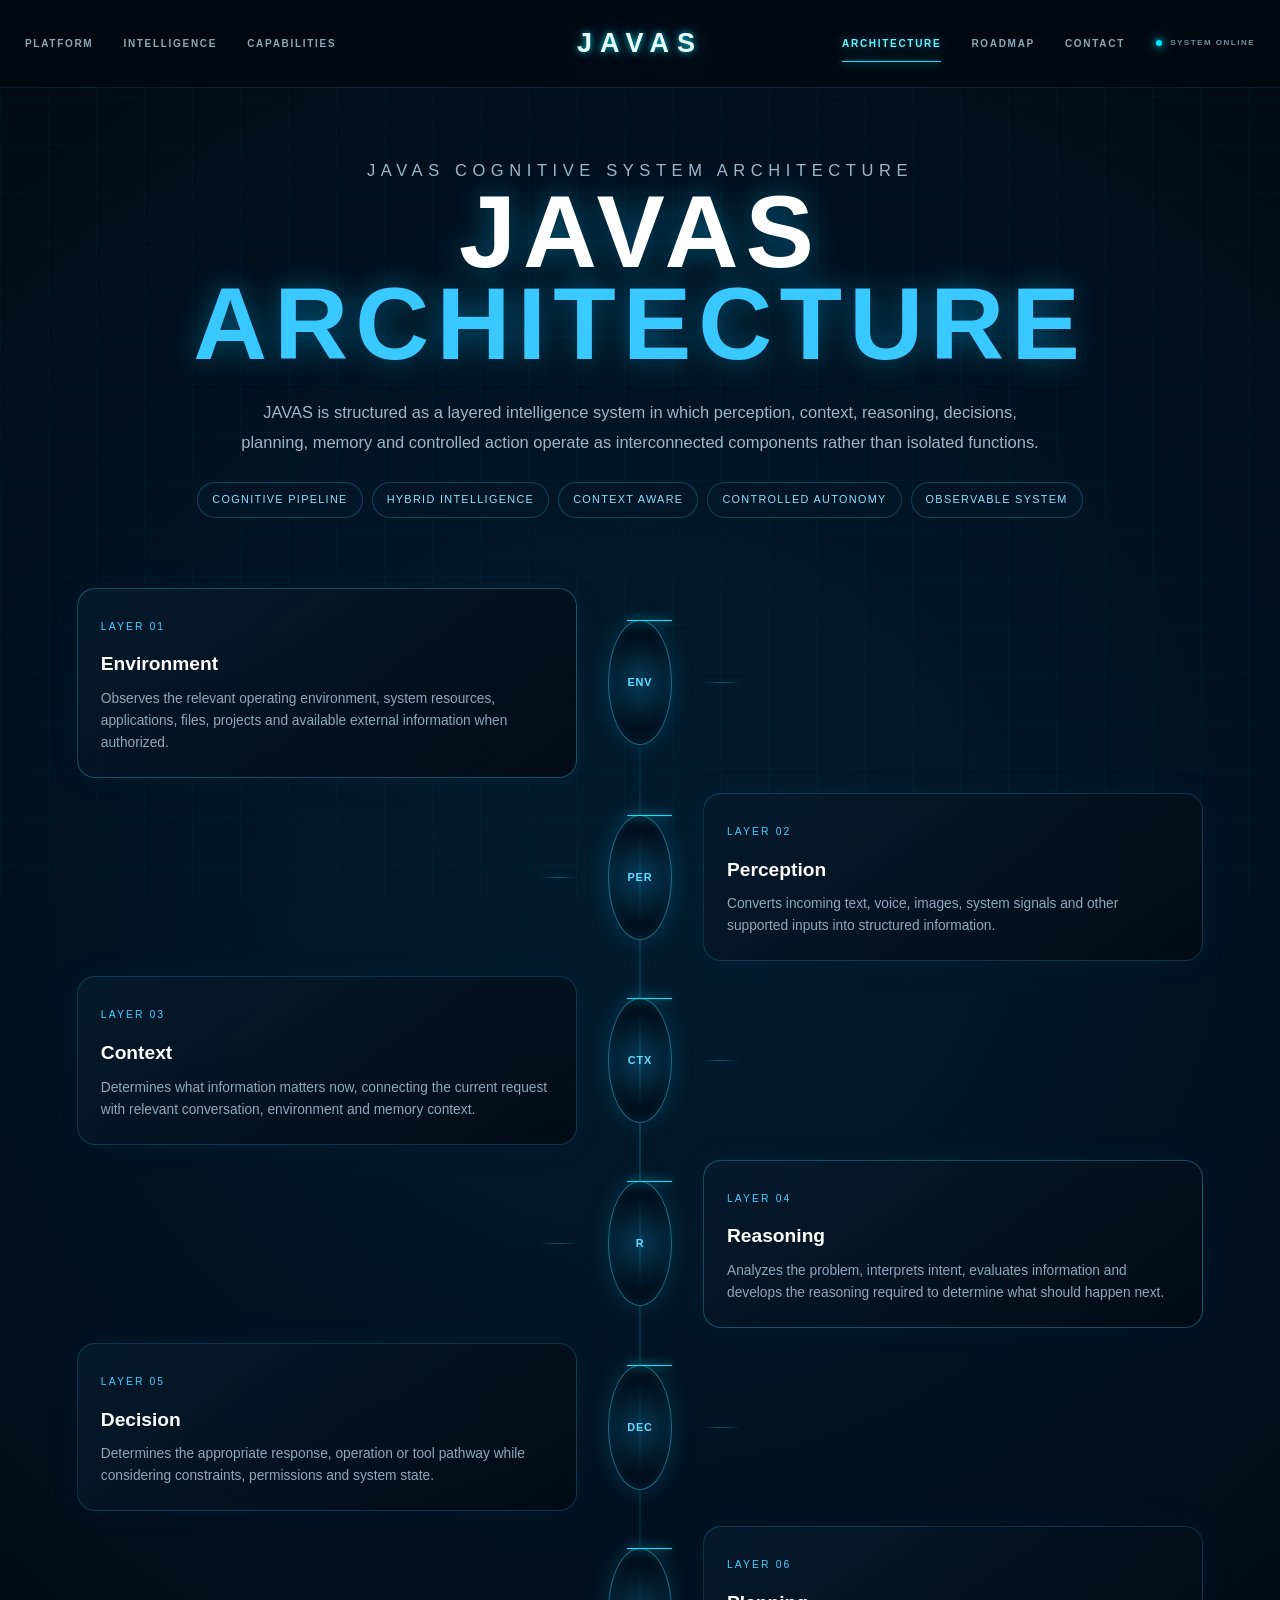
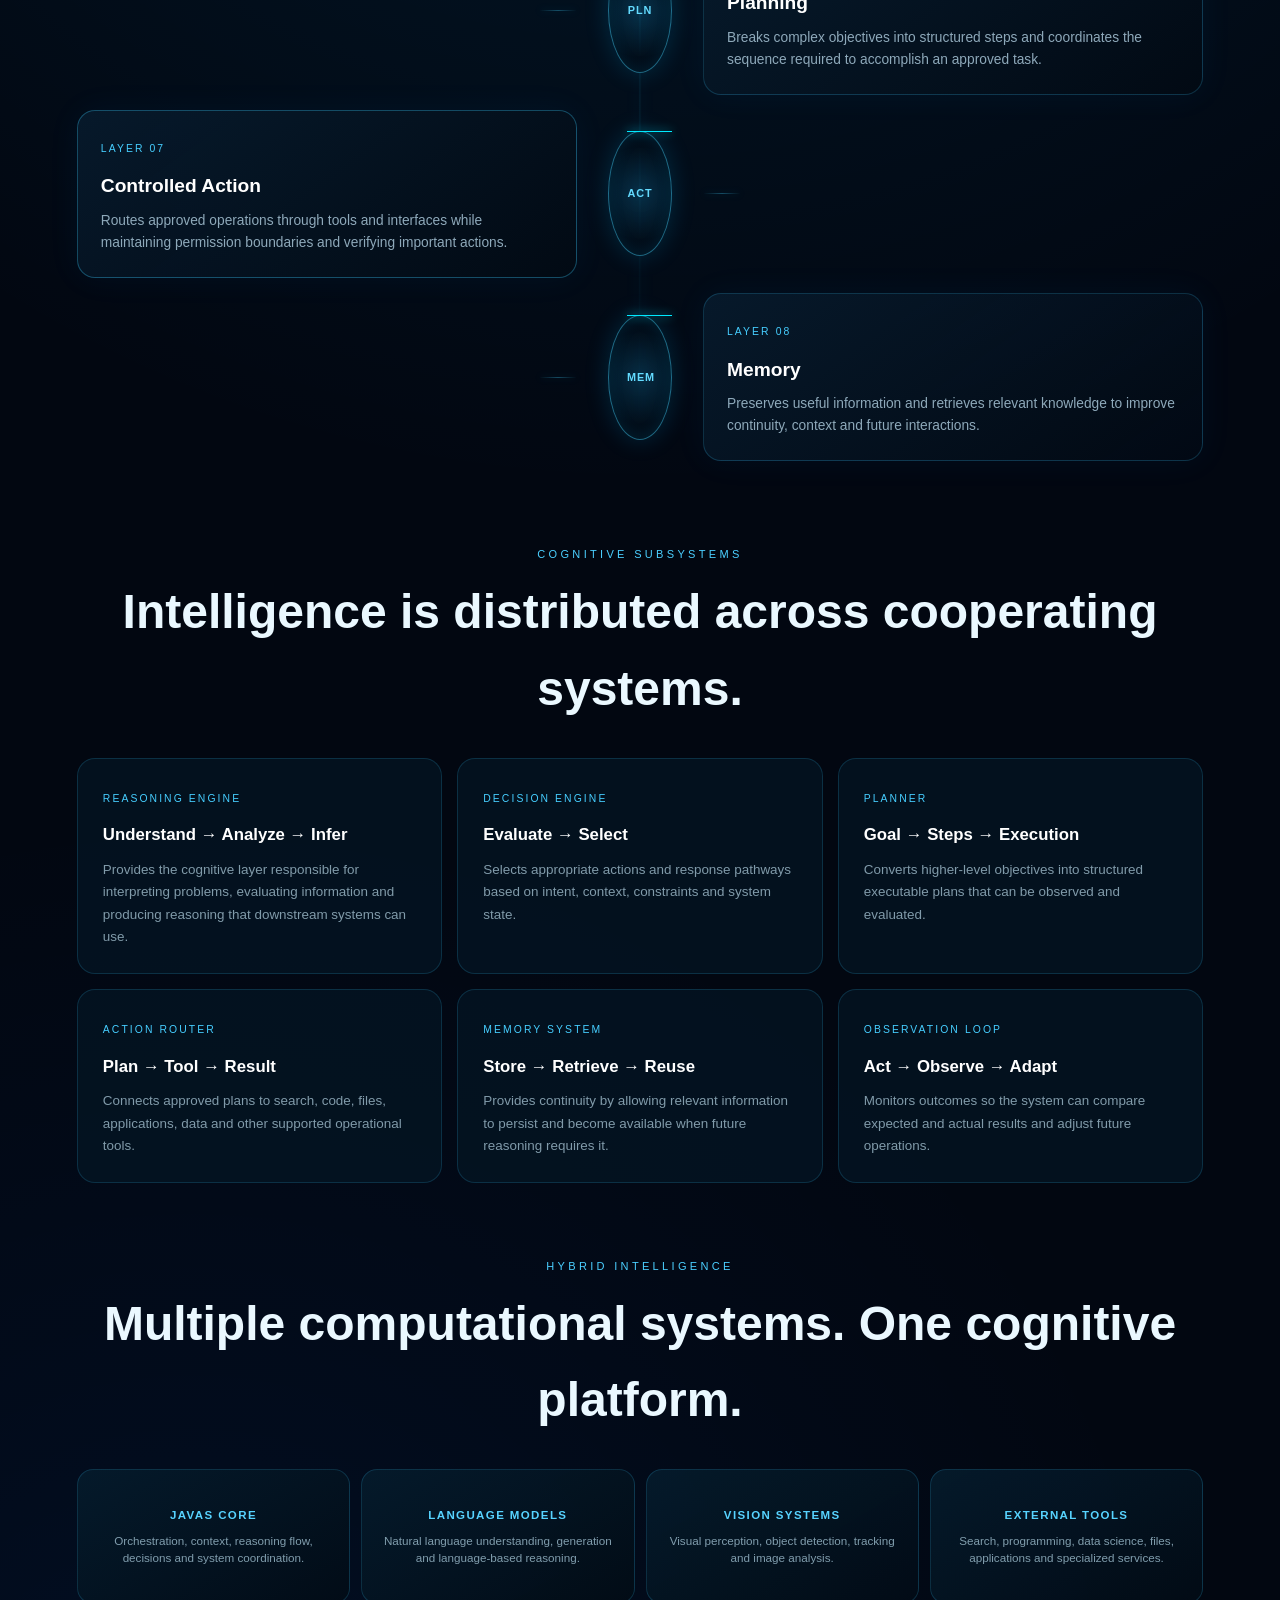
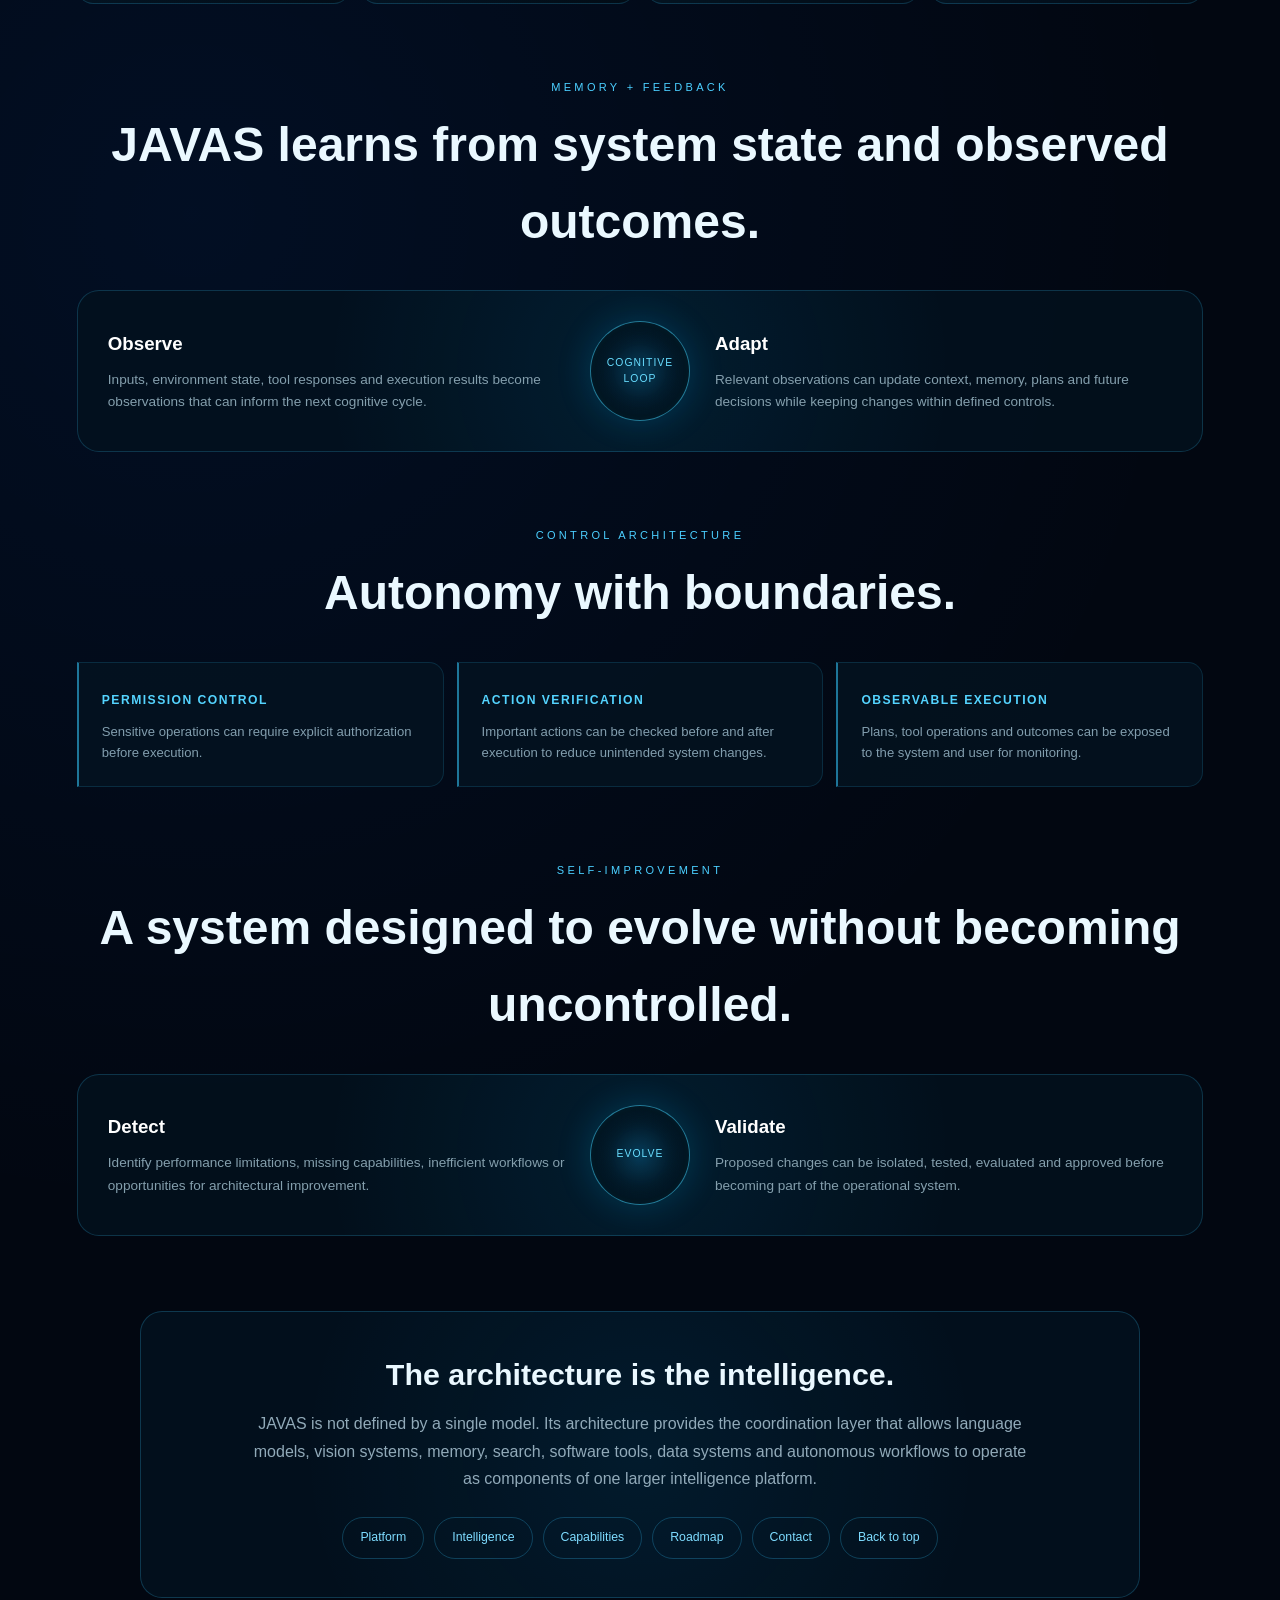
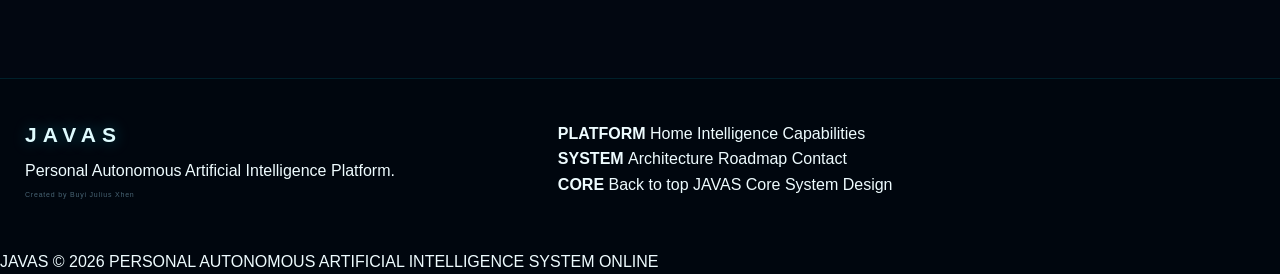
<file: architecture.html>
<!DOCTYPE html>
<html lang="en">

<head>

    <meta charset="UTF-8">

    <meta
        name="viewport"
        content="width=device-width, initial-scale=1.0"
    >

    <title>
        JAVAS AI Architecture — Cognitive, Autonomous & Hybrid AI System
    </title>

    <meta
        name="description"
        content="Explore the JAVAS AI architecture connecting environment awareness, perception, context, reasoning, decision making, planning, memory, controlled action, hybrid intelligence and controlled self-improvement."
    >

    <meta
        name="keywords"
        content="JAVAS, JAVAS AI, JAVAS architecture, JAVAS AI architecture, JAVAS artificial intelligence, JAVAS autonomous AI, JAVAS cognitive architecture, JAVAS intelligence architecture, JAVAS reasoning architecture, JAVAS decision engine, JAVAS planning engine, JAVAS action router, JAVAS memory system, JAVAS hybrid intelligence, JAVAS environment awareness, JAVAS self-improvement, autonomous artificial intelligence, personal autonomous AI, AI architecture, cognitive AI architecture, AI reasoning system, AI planning system, AI action system, hybrid AI platform, intelligent automation, Buyi Julius Xhen"
    >

    <meta
        name="author"
        content="Buyi Julius Xhen"
    >

    <meta
        name="creator"
        content="Buyi Julius Xhen"
    >

    <meta
        name="publisher"
        content="JAVAS AI"
    >

    <meta
        name="application-name"
        content="JAVAS AI"
    >

    <meta
        name="robots"
        content="index, follow, max-image-preview:large, max-snippet:-1, max-video-preview:-1"
    >

    <meta
        name="googlebot"
        content="index, follow, max-image-preview:large, max-snippet:-1, max-video-preview:-1"
    >

    <meta
        name="bingbot"
        content="index, follow, max-image-preview:large, max-snippet:-1, max-video-preview:-1"
    >

    <meta
        name="theme-color"
        content="#020711"
    >

    <meta
        name="color-scheme"
        content="dark"
    >

    <meta
        name="subject"
        content="JAVAS AI Architecture, Cognitive Systems, Autonomous AI, Hybrid Intelligence and Controlled Action"
    >

    <meta
        name="classification"
        content="Artificial Intelligence Architecture"
    >

    <meta
        name="category"
        content="Artificial Intelligence, Autonomous AI, Cognitive Architecture, Machine Learning and Intelligent Systems"
    >

    <link
        rel="canonical"
        href="https://princexhen133-crypto.github.io/architecture.html"
    >

    <meta
        property="og:type"
        content="website"
    >

    <meta
        property="og:title"
        content="JAVAS AI Architecture — Cognitive, Autonomous & Hybrid AI System"
    >

    <meta
        property="og:description"
        content="Explore the architecture behind JAVAS AI — from environment and perception through context, reasoning, decisions, planning, memory and controlled autonomous action."
    >

    <meta
        property="og:url"
        content="https://princexhen133-crypto.github.io/architecture.html"
    >

    <meta
        property="og:site_name"
        content="JAVAS AI"
    >

    <meta
        property="og:locale"
        content="en_US"
    >

    <meta
        name="twitter:card"
        content="summary"
    >

    <meta
        name="twitter:title"
        content="JAVAS AI Architecture — Autonomous Intelligence System"
    >

    <meta
        name="twitter:description"
        content="Discover the JAVAS AI architecture connecting perception, context, reasoning, decision making, planning, memory, hybrid intelligence and controlled action."
    >

    <script type="application/ld+json">
    {
        "@context": "https://schema.org",
        "@graph": [

            {
                "@type": "WebPage",
                "@id": "https://princexhen133-crypto.github.io/architecture.html#webpage",
                "url": "https://princexhen133-crypto.github.io/architecture.html",
                "name": "JAVAS AI Architecture — Cognitive, Autonomous & Hybrid AI System",
                "description": "The JAVAS AI architecture connecting environment awareness, perception, context, reasoning, decision making, planning, memory, controlled action, hybrid intelligence and controlled self-improvement.",
                "isPartOf": {
                    "@id": "https://princexhen133-crypto.github.io/#website"
                },
                "about": {
                    "@id": "https://princexhen133-crypto.github.io/#javas"
                },
                "inLanguage": "en"
            },

            {
                "@type": "SoftwareApplication",
                "@id": "https://princexhen133-crypto.github.io/#javas-architecture",
                "name": "JAVAS AI",
                "alternateName": [
                    "JAVAS",
                    "JAVAS Artificial Intelligence",
                    "JAVAS Autonomous AI",
                    "JAVAS Cognitive Architecture",
                    "JAVAS AI Platform"
                ],
                "description": "JAVAS is a Personal Autonomous Artificial Intelligence platform designed around interconnected systems for perception, context, reasoning, decision making, planning, memory, controlled action and hybrid intelligence.",
                "applicationCategory": "Artificial Intelligence",
                "url": "https://princexhen133-crypto.github.io/architecture.html",
                "creator": {
                    "@type": "Person",
                    "name": "Buyi Julius Xhen",
                    "url": "https://princexhen133-crypto.github.io/"
                },
                "featureList": [
                    "Environment Awareness",
                    "Perception Layer",
                    "Context Layer",
                    "Reasoning Engine",
                    "Decision Engine",
                    "Planning System",
                    "Action Router",
                    "Memory System",
                    "Hybrid Intelligence",
                    "Controlled Self-Improvement",
                    "Permission Control",
                    "Action Verification"
                ]
            },

            {
                "@type": "ItemList",
                "@id": "https://princexhen133-crypto.github.io/architecture.html#architecture-layers",
                "name": "JAVAS AI Architecture Layers",
                "itemListElement": [

                    {
                        "@type": "ListItem",
                        "position": 1,
                        "name": "Environment"
                    },

                    {
                        "@type": "ListItem",
                        "position": 2,
                        "name": "Perception"
                    },

                    {
                        "@type": "ListItem",
                        "position": 3,
                        "name": "Context"
                    },

                    {
                        "@type": "ListItem",
                        "position": 4,
                        "name": "Reasoning"
                    },

                    {
                        "@type": "ListItem",
                        "position": 5,
                        "name": "Decision"
                    },

                    {
                        "@type": "ListItem",
                        "position": 6,
                        "name": "Planning"
                    },

                    {
                        "@type": "ListItem",
                        "position": 7,
                        "name": "Action"
                    },

                    {
                        "@type": "ListItem",
                        "position": 8,
                        "name": "Memory"
                    },

                    {
                        "@type": "ListItem",
                        "position": 9,
                        "name": "Hybrid Intelligence"
                    },

                    {
                        "@type": "ListItem",
                        "position": 10,
                        "name": "Controlled Self-Improvement"
                    }

                ]
            },

            {
                "@type": "Person",
                "@id": "https://princexhen133-crypto.github.io/#creator",
                "name": "Buyi Julius Xhen",
                "jobTitle": "Python Programmer and Creator of JAVAS AI",
                "url": "https://princexhen133-crypto.github.io/"
            }

        ]
    }
    </script>

    <link
        rel="stylesheet"
        href="main.css"
    >

    <style>

        .architecture-page {
            min-height: 100vh;
            position: relative;
            overflow: hidden;
            padding: 128px 6vw 80px;
            color: #eaf8ff;
            background:
                radial-gradient(
                    circle at 50% 18%,
                    rgba(0, 174, 255, .13),
                    transparent 30%
                ),
                radial-gradient(
                    circle at 15% 70%,
                    rgba(0, 105, 255, .08),
                    transparent 28%
                ),
                #020711;
        }


        .architecture-page::before {
            content: "";
            position: fixed;
            inset: 0;
            pointer-events: none;
            background:
                linear-gradient(
                    rgba(0, 180, 255, .035) 1px,
                    transparent 1px
                ),
                linear-gradient(
                    90deg,
                    rgba(0, 180, 255, .035) 1px,
                    transparent 1px
                );
            background-size: 48px 48px;
        }


        .architecture-hero {
            max-width: 1050px;
            margin: 0 auto 70px;
            text-align: center;
            position: relative;
            z-index: 2;
        }


        .architecture-kicker {
            margin: 0 0 15px;
            color: #4fd0ff;
            font-size: .72rem;
            letter-spacing: .34em;
            text-transform: uppercase;
        }


        .architecture-hero h1 {
            margin: 0;
            font-size: clamp(3rem, 8vw, 7rem);
            line-height: .9;
            letter-spacing: .07em;
            font-weight: 800;
            color: #fff;
            text-shadow:
                0 0 30px rgba(0, 190, 255, .42);
        }


        .architecture-hero h1 span {
            color: #39c8ff;
        }


        .architecture-hero p {
            max-width: 820px;
            margin: 28px auto 0;
            color: #9bb8c9;
            line-height: 1.8;
            font-size: 1.03rem;
        }


        .architecture-status {
            display: flex;
            justify-content: center;
            flex-wrap: wrap;
            gap: 9px;
            margin-top: 25px;
        }


        .architecture-status span {
            padding: 8px 14px;
            border: 1px solid rgba(55, 200, 255, .25);
            border-radius: 999px;
            background: rgba(5, 24, 42, .72);
            color: #8ddfff;
            font-size: .68rem;
            letter-spacing: .12em;
        }


        .architecture-diagram {
            max-width: 1180px;
            margin: 0 auto 85px;
            position: relative;
            z-index: 2;
        }


        .architecture-diagram::before {
            content: "";
            position: absolute;
            top: 20px;
            bottom: 20px;
            left: 50%;
            width: 1px;
            transform: translateX(-50%);
            background:
                linear-gradient(
                    to bottom,
                    transparent,
                    rgba(49, 205, 255, .4),
                    rgba(49, 205, 255, .15),
                    transparent
                );
            box-shadow:
                0 0 14px rgba(0, 190, 255, .25);
        }


        .architecture-layer {
            position: relative;
            display: grid;
            grid-template-columns: 1fr 90px 1fr;
            align-items: center;
            gap: 18px;
            margin-bottom: 15px;
        }


        .architecture-layer:nth-child(even) {
            direction: rtl;
        }


        .architecture-layer:nth-child(even) > * {
            direction: ltr;
        }


        .architecture-card {
            min-height: 145px;
            padding: 23px;
            border: 1px solid rgba(55, 200, 255, .2);
            border-radius: 18px;
            background:
                linear-gradient(
                    145deg,
                    rgba(7, 27, 45, .92),
                    rgba(2, 10, 20, .88)
                );
            box-shadow:
                0 0 35px rgba(0, 145, 255, .055);
            transition:
                transform .3s ease,
                border-color .3s ease,
                box-shadow .3s ease;
        }


        .architecture-card:hover {
            transform: translateY(-4px);
            border-color: rgba(66, 207, 255, .5);
            box-shadow:
                0 15px 40px rgba(0, 145, 255, .12);
        }


        .architecture-card.primary {
            border-color: rgba(56, 204, 255, .32);
        }


        .architecture-index {
            color: #46ceff;
            font-size: .65rem;
            letter-spacing: .2em;
        }


        .architecture-card h2 {
            margin: 12px 0 8px;
            color: #fff;
            font-size: 1.2rem;
        }


        .architecture-card p {
            margin: 0;
            color: #8ea9ba;
            line-height: 1.6;
            font-size: .86rem;
        }


        .architecture-node {
            width: 64px;
            height: 64px;
            margin: auto;
            display: grid;
            place-items: center;
            border: 1px solid rgba(65, 210, 255, .45);
            border-radius: 50%;
            color: #64dbff;
            background:
                radial-gradient(
                    circle,
                    rgba(23, 183, 255, .2),
                    rgba(2, 15, 27, .95) 68%
                );
            box-shadow:
                0 0 25px rgba(0, 178, 255, .18),
                inset 0 0 15px rgba(0, 185, 255, .1);
            font-size: .68rem;
            font-weight: 700;
            letter-spacing: .08em;
            text-align: center;
        }


        .architecture-connector {
            height: 1px;
            background:
                linear-gradient(
                    90deg,
                    transparent,
                    rgba(61, 209, 255, .5),
                    transparent
                );
            box-shadow:
                0 0 9px rgba(0, 194, 255, .35);
        }


        .architecture-section {
            max-width: 1150px;
            margin: 0 auto 75px;
            position: relative;
            z-index: 2;
        }


        .architecture-label {
            margin: 0 0 10px;
            text-align: center;
            color: #4bcfff;
            font-size: .69rem;
            letter-spacing: .3em;
            text-transform: uppercase;
        }


        .architecture-section > h2 {
            margin: 0 0 30px;
            text-align: center;
            font-size: clamp(1.8rem, 4vw, 3rem);
        }


        .system-grid {
            display: grid;
            grid-template-columns: repeat(3, 1fr);
            gap: 15px;
        }


        .system-card {
            min-height: 180px;
            padding: 25px;
            border: 1px solid rgba(55, 200, 255, .17);
            border-radius: 18px;
            background: rgba(4, 21, 35, .78);
        }


        .system-card span {
            color: #46ceff;
            font-size: .65rem;
            letter-spacing: .2em;
        }


        .system-card h3 {
            margin: 13px 0 10px;
            color: #fff;
            font-size: 1.05rem;
        }


        .system-card p {
            margin: 0;
            color: #819baa;
            line-height: 1.65;
            font-size: .84rem;
        }


        .hybrid-architecture {
            display: grid;
            grid-template-columns: repeat(4, 1fr);
            gap: 11px;
        }


        .hybrid-architecture-node {
            min-height: 135px;
            padding: 20px;
            display: flex;
            flex-direction: column;
            align-items: center;
            justify-content: center;
            text-align: center;
            border: 1px solid rgba(55, 200, 255, .18);
            border-radius: 16px;
            background:
                linear-gradient(
                    150deg,
                    rgba(5, 28, 45, .88),
                    rgba(2, 12, 22, .9)
                );
        }


        .hybrid-architecture-node strong {
            color: #57d3ff;
            font-size: .72rem;
            letter-spacing: .12em;
        }


        .hybrid-architecture-node p {
            margin: 9px 0 0;
            color: #819eae;
            line-height: 1.45;
            font-size: .73rem;
        }


        .feedback-system {
            display: grid;
            grid-template-columns: 1fr auto 1fr;
            align-items: center;
            gap: 25px;
            padding: 30px;
            border: 1px solid rgba(55, 200, 255, .2);
            border-radius: 22px;
            background:
                radial-gradient(
                    circle at center,
                    rgba(0, 177, 255, .09),
                    transparent 55%
                ),
                rgba(3, 18, 31, .8);
        }


        .feedback-column h3 {
            margin: 0 0 10px;
            color: #fff;
        }


        .feedback-column p {
            margin: 0;
            color: #849fad;
            line-height: 1.65;
            font-size: .85rem;
        }


        .feedback-core {
            width: 100px;
            height: 100px;
            display: grid;
            place-items: center;
            border: 1px solid rgba(61, 211, 255, .55);
            border-radius: 50%;
            color: #68ddff;
            font-size: .65rem;
            letter-spacing: .1em;
            text-align: center;
            background:
                radial-gradient(
                    circle,
                    rgba(22, 183, 255, .2),
                    rgba(2, 13, 23, .96) 65%
                );
            box-shadow:
                0 0 35px rgba(0, 178, 255, .2),
                inset 0 0 25px rgba(0, 190, 255, .12);
            animation: architecture-pulse 3s ease-in-out infinite;
        }


        .control-panel {
            display: grid;
            grid-template-columns: repeat(3, 1fr);
            gap: 13px;
        }


        .control-card {
            padding: 23px;
            border-left: 2px solid rgba(54, 202, 255, .55);
            border-top: 1px solid rgba(54, 202, 255, .15);
            border-right: 1px solid rgba(54, 202, 255, .15);
            border-bottom: 1px solid rgba(54, 202, 255, .15);
            border-radius: 0 15px 15px 0;
            background: rgba(4, 20, 34, .75);
        }


        .control-card strong {
            color: #54d4ff;
            font-size: .76rem;
            letter-spacing: .12em;
        }


        .control-card p {
            margin: 10px 0 0;
            color: #829eae;
            line-height: 1.6;
            font-size: .82rem;
        }


        .architecture-cta {
            max-width: 1000px;
            margin: 0 auto;
            padding: 38px 30px;
            text-align: center;
            border: 1px solid rgba(55, 200, 255, .22);
            border-radius: 22px;
            background:
                radial-gradient(
                    circle at center,
                    rgba(0, 165, 255, .08),
                    transparent 65%
                ),
                rgba(3, 18, 31, .82);
            position: relative;
            z-index: 2;
        }


        .architecture-cta h2 {
            margin: 0 0 12px;
            font-size: 1.9rem;
        }


        .architecture-cta p {
            max-width: 780px;
            margin: 0 auto 25px;
            color: #91aab9;
            line-height: 1.7;
        }


        .architecture-links {
            display: flex;
            justify-content: center;
            flex-wrap: wrap;
            gap: 10px;
        }


        .architecture-links a {
            padding: 10px 17px;
            border: 1px solid rgba(55, 200, 255, .25);
            border-radius: 999px;
            color: #7edcff;
            text-decoration: none;
            font-size: .77rem;
            transition: .25s ease;
        }


        .architecture-links a:hover {
            background: rgba(25, 157, 222, .12);
            border-color: rgba(75, 211, 255, .55);
            transform: translateY(-2px);
        }


        @keyframes architecture-pulse {

            0%,
            100% {
                transform: scale(1);
                box-shadow:
                    0 0 35px rgba(0, 178, 255, .2),
                    inset 0 0 25px rgba(0, 190, 255, .12);
            }

            50% {
                transform: scale(1.05);
                box-shadow:
                    0 0 55px rgba(0, 190, 255, .3),
                    inset 0 0 30px rgba(0, 190, 255, .18);
            }

        }


        @media (max-width: 950px) {

            .architecture-layer {
                grid-template-columns: 1fr 70px 1fr;
            }

            .system-grid {
                grid-template-columns: repeat(2, 1fr);
            }

            .hybrid-architecture {
                grid-template-columns: repeat(2, 1fr);
            }

            .control-panel {
                grid-template-columns: 1fr;
            }

        }


        @media (max-width: 650px) {

            .architecture-page {
                padding: 110px 20px 60px;
            }

            .architecture-diagram::before {
                left: 32px;
            }

            .architecture-layer,
            .architecture-layer:nth-child(even) {
                direction: ltr;
                grid-template-columns: 64px 1fr;
            }

            .architecture-layer .architecture-connector {
                display: none;
            }

            .architecture-layer .architecture-node {
                grid-column: 1;
                grid-row: 1;
            }

            .architecture-layer .architecture-card {
                grid-column: 2;
                grid-row: 1;
            }

            .system-grid,
            .hybrid-architecture {
                grid-template-columns: 1fr;
            }

            .feedback-system {
                grid-template-columns: 1fr;
                text-align: center;
            }

            .feedback-core {
                margin: auto;
            }

            .architecture-cta {
                padding: 28px 18px;
            }

        }


        @media (prefers-reduced-motion: reduce) {

            *,
            *::before {
                animation-duration: .001ms !important;
                animation-iteration-count: 1 !important;
            }

        }

    </style>

</head>


<body id="top">


    <div class="background-system">

        <div class="background-grid"></div>

        <div class="background-glow background-glow-one"></div>

        <div class="background-glow background-glow-two"></div>

        <div class="background-glow background-glow-three"></div>

        <div class="background-noise"></div>

    </div>


    <header class="site-header">

        <div class="header-inner">

            <nav class="site-nav site-nav-left">

                <a href="index.html">
                    PLATFORM
                </a>

                <a href="intelligence.html">
                    INTELLIGENCE
                </a>

                <a href="capabilities.html">
                    CAPABILITIES
                </a>

            </nav>


            <a
                href="index.html"
                class="brand brand-center"
                aria-label="JAVAS home"
            >

                <span class="brand-logo">
                    JAVAS
                </span>

            </a>


            <nav class="site-nav site-nav-right">

                <a
                    href="architecture.html"
                    class="active"
                >
                    ARCHITECTURE
                </a>

                <a href="roadmap.html">
                    ROADMAP
                </a>

                <a href="contact.html">
                    CONTACT
                </a>

            </nav>


            <div class="header-status">

                <span class="status-dot"></span>

                <span>
                    SYSTEM ONLINE
                </span>

            </div>

        </div>

    </header>


    <main class="architecture-page">


        <section class="architecture-hero">

            <p class="architecture-kicker">
                JAVAS COGNITIVE SYSTEM ARCHITECTURE
            </p>

            <h1>
                JAVAS
                <span>ARCHITECTURE</span>
            </h1>

            <p>
                JAVAS is structured as a layered intelligence system
                in which perception, context, reasoning, decisions,
                planning, memory and controlled action operate as
                interconnected components rather than isolated
                functions.
            </p>


            <div class="architecture-status">

                <span>
                    COGNITIVE PIPELINE
                </span>

                <span>
                    HYBRID INTELLIGENCE
                </span>

                <span>
                    CONTEXT AWARE
                </span>

                <span>
                    CONTROLLED AUTONOMY
                </span>

                <span>
                    OBSERVABLE SYSTEM
                </span>

            </div>

        </section>


        <section
            class="architecture-diagram"
            aria-label="JAVAS cognitive architecture"
        >


            <div class="architecture-layer">

                <div class="architecture-card primary">

                    <span class="architecture-index">
                        LAYER 01
                    </span>

                    <h2>
                        Environment
                    </h2>

                    <p>
                        Observes the relevant operating environment,
                        system resources, applications, files,
                        projects and available external information
                        when authorized.
                    </p>

                </div>

                <div class="architecture-node">
                    ENV
                </div>

                <div class="architecture-connector"></div>

            </div>


            <div class="architecture-layer">

                <div class="architecture-card">

                    <span class="architecture-index">
                        LAYER 02
                    </span>

                    <h2>
                        Perception
                    </h2>

                    <p>
                        Converts incoming text, voice, images,
                        system signals and other supported inputs
                        into structured information.
                    </p>

                </div>

                <div class="architecture-node">
                    PER
                </div>

                <div class="architecture-connector"></div>

            </div>


            <div class="architecture-layer">

                <div class="architecture-card">

                    <span class="architecture-index">
                        LAYER 03
                    </span>

                    <h2>
                        Context
                    </h2>

                    <p>
                        Determines what information matters now,
                        connecting the current request with relevant
                        conversation, environment and memory context.
                    </p>

                </div>

                <div class="architecture-node">
                    CTX
                </div>

                <div class="architecture-connector"></div>

            </div>


            <div class="architecture-layer">

                <div class="architecture-card primary">

                    <span class="architecture-index">
                        LAYER 04
                    </span>

                    <h2>
                        Reasoning
                    </h2>

                    <p>
                        Analyzes the problem, interprets intent,
                        evaluates information and develops the
                        reasoning required to determine what should
                        happen next.
                    </p>

                </div>

                <div class="architecture-node">
                    R
                </div>

                <div class="architecture-connector"></div>

            </div>


            <div class="architecture-layer">

                <div class="architecture-card">

                    <span class="architecture-index">
                        LAYER 05
                    </span>

                    <h2>
                        Decision
                    </h2>

                    <p>
                        Determines the appropriate response,
                        operation or tool pathway while considering
                        constraints, permissions and system state.
                    </p>

                </div>

                <div class="architecture-node">
                    DEC
                </div>

                <div class="architecture-connector"></div>

            </div>


            <div class="architecture-layer">

                <div class="architecture-card">

                    <span class="architecture-index">
                        LAYER 06
                    </span>

                    <h2>
                        Planning
                    </h2>

                    <p>
                        Breaks complex objectives into structured
                        steps and coordinates the sequence required
                        to accomplish an approved task.
                    </p>

                </div>

                <div class="architecture-node">
                    PLN
                </div>

                <div class="architecture-connector"></div>

            </div>


            <div class="architecture-layer">

                <div class="architecture-card primary">

                    <span class="architecture-index">
                        LAYER 07
                    </span>

                    <h2>
                        Controlled Action
                    </h2>

                    <p>
                        Routes approved operations through tools
                        and interfaces while maintaining permission
                        boundaries and verifying important actions.
                    </p>

                </div>

                <div class="architecture-node">
                    ACT
                </div>

                <div class="architecture-connector"></div>

            </div>


            <div class="architecture-layer">

                <div class="architecture-card">

                    <span class="architecture-index">
                        LAYER 08
                    </span>

                    <h2>
                        Memory
                    </h2>

                    <p>
                        Preserves useful information and retrieves
                        relevant knowledge to improve continuity,
                        context and future interactions.
                    </p>

                </div>

                <div class="architecture-node">
                    MEM
                </div>

                <div class="architecture-connector"></div>

            </div>


        </section>


        <section class="architecture-section">

            <p class="architecture-label">
                COGNITIVE SUBSYSTEMS
            </p>

            <h2>
                Intelligence is distributed across cooperating systems.
            </h2>


            <div class="system-grid">


                <article class="system-card">

                    <span>
                        REASONING ENGINE
                    </span>

                    <h3>
                        Understand → Analyze → Infer
                    </h3>

                    <p>
                        Provides the cognitive layer responsible for
                        interpreting problems, evaluating information
                        and producing reasoning that downstream systems
                        can use.
                    </p>

                </article>


                <article class="system-card">

                    <span>
                        DECISION ENGINE
                    </span>

                    <h3>
                        Evaluate → Select
                    </h3>

                    <p>
                        Selects appropriate actions and response
                        pathways based on intent, context, constraints
                        and system state.
                    </p>

                </article>


                <article class="system-card">

                    <span>
                        PLANNER
                    </span>

                    <h3>
                        Goal → Steps → Execution
                    </h3>

                    <p>
                        Converts higher-level objectives into
                        structured executable plans that can be
                        observed and evaluated.
                    </p>

                </article>


                <article class="system-card">

                    <span>
                        ACTION ROUTER
                    </span>

                    <h3>
                        Plan → Tool → Result
                    </h3>

                    <p>
                        Connects approved plans to search, code,
                        files, applications, data and other supported
                        operational tools.
                    </p>

                </article>


                <article class="system-card">

                    <span>
                        MEMORY SYSTEM
                    </span>

                    <h3>
                        Store → Retrieve → Reuse
                    </h3>

                    <p>
                        Provides continuity by allowing relevant
                        information to persist and become available
                        when future reasoning requires it.
                    </p>

                </article>


                <article class="system-card">

                    <span>
                        OBSERVATION LOOP
                    </span>

                    <h3>
                        Act → Observe → Adapt
                    </h3>

                    <p>
                        Monitors outcomes so the system can compare
                        expected and actual results and adjust future
                        operations.
                    </p>

                </article>


            </div>

        </section>


        <section class="architecture-section">

            <p class="architecture-label">
                HYBRID INTELLIGENCE
            </p>

            <h2>
                Multiple computational systems. One cognitive platform.
            </h2>


            <div class="hybrid-architecture">


                <div class="hybrid-architecture-node">

                    <strong>
                        JAVAS CORE
                    </strong>

                    <p>
                        Orchestration, context, reasoning flow,
                        decisions and system coordination.
                    </p>

                </div>


                <div class="hybrid-architecture-node">

                    <strong>
                        LANGUAGE MODELS
                    </strong>

                    <p>
                        Natural language understanding, generation
                        and language-based reasoning.
                    </p>

                </div>


                <div class="hybrid-architecture-node">

                    <strong>
                        VISION SYSTEMS
                    </strong>

                    <p>
                        Visual perception, object detection,
                        tracking and image analysis.
                    </p>

                </div>


                <div class="hybrid-architecture-node">

                    <strong>
                        EXTERNAL TOOLS
                    </strong>

                    <p>
                        Search, programming, data science, files,
                        applications and specialized services.
                    </p>

                </div>


            </div>

        </section>


        <section class="architecture-section">

            <p class="architecture-label">
                MEMORY + FEEDBACK
            </p>

            <h2>
                JAVAS learns from system state and observed outcomes.
            </h2>


            <div class="feedback-system">


                <div class="feedback-column">

                    <h3>
                        Observe
                    </h3>

                    <p>
                        Inputs, environment state, tool responses
                        and execution results become observations
                        that can inform the next cognitive cycle.
                    </p>

                </div>


                <div class="feedback-core">
                    COGNITIVE<br>
                    LOOP
                </div>


                <div class="feedback-column">

                    <h3>
                        Adapt
                    </h3>

                    <p>
                        Relevant observations can update context,
                        memory, plans and future decisions while
                        keeping changes within defined controls.
                    </p>

                </div>


            </div>

        </section>


        <section class="architecture-section">

            <p class="architecture-label">
                CONTROL ARCHITECTURE
            </p>

            <h2>
                Autonomy with boundaries.
            </h2>


            <div class="control-panel">


                <article class="control-card">

                    <strong>
                        PERMISSION CONTROL
                    </strong>

                    <p>
                        Sensitive operations can require explicit
                        authorization before execution.
                    </p>

                </article>


                <article class="control-card">

                    <strong>
                        ACTION VERIFICATION
                    </strong>

                    <p>
                        Important actions can be checked before
                        and after execution to reduce unintended
                        system changes.
                    </p>

                </article>


                <article class="control-card">

                    <strong>
                        OBSERVABLE EXECUTION
                    </strong>

                    <p>
                        Plans, tool operations and outcomes can be
                        exposed to the system and user for monitoring.
                    </p>

                </article>


            </div>

        </section>


        <section class="architecture-section">

            <p class="architecture-label">
                SELF-IMPROVEMENT
            </p>

            <h2>
                A system designed to evolve without becoming uncontrolled.
            </h2>


            <div class="feedback-system">


                <div class="feedback-column">

                    <h3>
                        Detect
                    </h3>

                    <p>
                        Identify performance limitations, missing
                        capabilities, inefficient workflows or
                        opportunities for architectural improvement.
                    </p>

                </div>


                <div class="feedback-core">
                    EVOLVE
                </div>


                <div class="feedback-column">

                    <h3>
                        Validate
                    </h3>

                    <p>
                        Proposed changes can be isolated, tested,
                        evaluated and approved before becoming part
                        of the operational system.
                    </p>

                </div>


            </div>

        </section>


        <section class="architecture-cta">

            <h2>
                The architecture is the intelligence.
            </h2>

            <p>
                JAVAS is not defined by a single model. Its architecture
                provides the coordination layer that allows language
                models, vision systems, memory, search, software tools,
                data systems and autonomous workflows to operate as
                components of one larger intelligence platform.
            </p>


            <nav
                class="architecture-links"
                aria-label="JAVAS system navigation"
            >

                <a href="index.html">
                    Platform
                </a>

                <a href="intelligence.html">
                    Intelligence
                </a>

                <a href="capabilities.html">
                    Capabilities
                </a>

                <a href="roadmap.html">
                    Roadmap
                </a>

                <a href="contact.html">
                    Contact
                </a>

                <a href="#top">
                    Back to top
                </a>

            </nav>

        </section>


    </main>


    <footer class="site-footer">

        <div class="footer-inner">


            <div class="footer-brand">

                <div class="footer-logo">
                    JAVAS
                </div>

                <p>
                    Personal Autonomous Artificial Intelligence Platform.
                </p>

                <span>
                    Created by Buyi Julius Xhen
                </span>

            </div>


            <div class="footer-links">


                <div>

                    <strong>
                        PLATFORM
                    </strong>

                    <a href="index.html">
                        Home
                    </a>

                    <a href="intelligence.html">
                        Intelligence
                    </a>

                    <a href="capabilities.html">
                        Capabilities
                    </a>

                </div>


                <div>

                    <strong>
                        SYSTEM
                    </strong>

                    <a href="architecture.html">
                        Architecture
                    </a>

                    <a href="roadmap.html">
                        Roadmap
                    </a>

                    <a href="contact.html">
                        Contact
                    </a>

                </div>


                <div>

                    <strong>
                        CORE
                    </strong>

                    <a href="#top">
                        Back to top
                    </a>

                    <a href="index.html#platform">
                        JAVAS Core
                    </a>

                    <a href="architecture.html">
                        System Design
                    </a>

                </div>


            </div>

        </div>


        <div class="footer-bottom">

            <span>
                JAVAS © 2026
            </span>

            <span>
                PERSONAL AUTONOMOUS ARTIFICIAL INTELLIGENCE
            </span>

            <span>
                SYSTEM ONLINE
            </span>

        </div>

    </footer>


    <script src="main.js"></script>

</body>

</html>
</file>
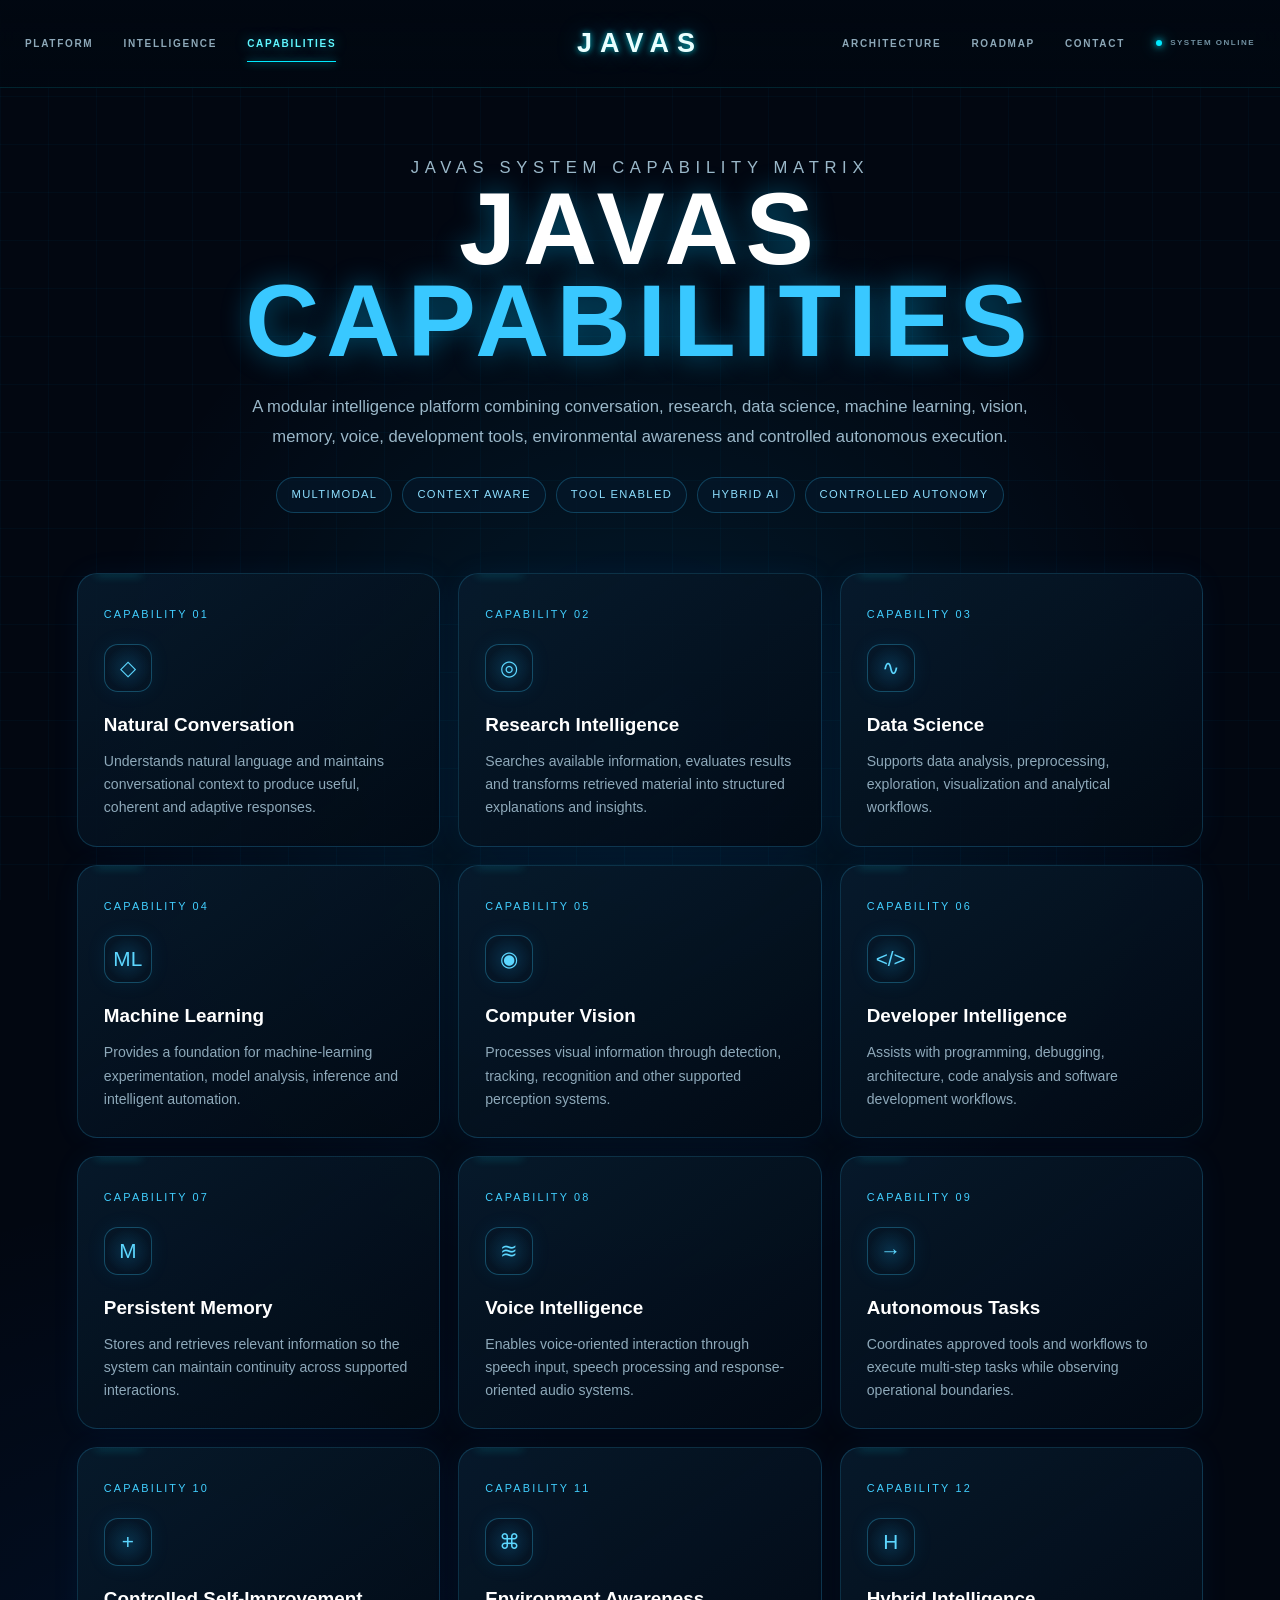
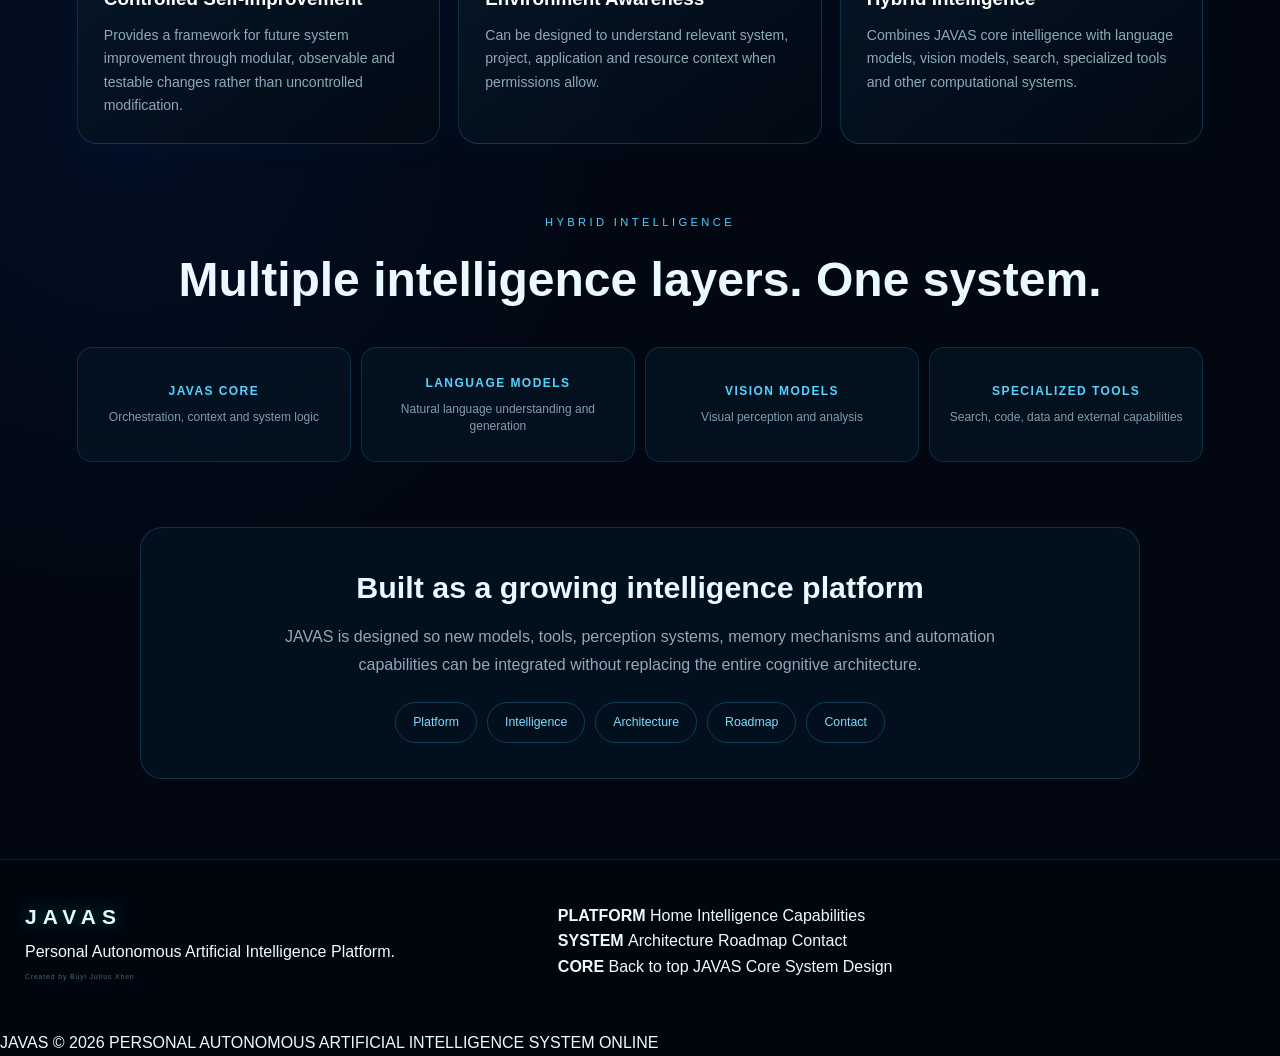
<file: capabilities.html>
<!DOCTYPE html>
<html lang="en">

<head>

    <meta charset="UTF-8">

    <meta
        name="viewport"
        content="width=device-width, initial-scale=1.0"
    >

    <title>
        JAVAS AI Capabilities — Vision, Voice, Machine Learning & Automation
    </title>

    <meta
        name="description"
        content="Explore JAVAS AI capabilities including natural conversation, research intelligence, data science, machine learning, computer vision, developer intelligence, persistent memory, voice intelligence, autonomous tasks, controlled self-improvement, environment awareness and hybrid intelligence."
    >

    <meta
        name="keywords"
        content="JAVAS, JAVAS AI, JAVAS capabilities, artificial intelligence, autonomous AI, personal AI, computer vision, voice intelligence, data science, machine learning, developer intelligence, research intelligence, memory, autonomous tasks, self-improvement, hybrid intelligence"
    >

    <meta
        name="author"
        content="Buyi Julius Xhen"
    >

    <meta
        name="creator"
        content="Buyi Julius Xhen"
    >

    <meta
        name="publisher"
        content="JAVAS AI"
    >

    <meta
        name="application-name"
        content="JAVAS AI"
    >

    <meta
        name="robots"
        content="index, follow, max-image-preview:large, max-snippet:-1, max-video-preview:-1"
    >

    <meta
        name="theme-color"
        content="#020711"
    >

    <meta
        name="color-scheme"
        content="dark"
    >

    <link
        rel="canonical"
        href="https://princexhen133-crypto.github.io/capabilities.html"
    >

    <meta
        property="og:type"
        content="website"
    >

    <meta
        property="og:title"
        content="JAVAS AI Capabilities — Vision, Voice, Machine Learning & Automation"
    >

    <meta
        property="og:description"
        content="Explore the capabilities of JAVAS AI across conversation, research, data science, machine learning, computer vision, developer intelligence, memory, voice, autonomous tasks and hybrid intelligence."
    >

    <meta
        property="og:url"
        content="https://princexhen133-crypto.github.io/capabilities.html"
    >

    <meta
        property="og:site_name"
        content="JAVAS AI"
    >

    <meta
        property="og:locale"
        content="en_US"
    >

    <meta
        name="twitter:card"
        content="summary"
    >

    <meta
        name="twitter:title"
        content="JAVAS AI Capabilities — Artificial Intelligence Platform"
    >

    <meta
        name="twitter:description"
        content="Discover JAVAS AI capabilities including conversation, research, data science, machine learning, computer vision, voice intelligence, memory and controlled autonomous tasks."
    >

    <script type="application/ld+json">
    {
        "@context": "https://schema.org",
        "@graph": [

            {
                "@type": "WebPage",
                "@id": "https://princexhen133-crypto.github.io/capabilities.html#webpage",
                "url": "https://princexhen133-crypto.github.io/capabilities.html",
                "name": "JAVAS AI Capabilities",
                "description": "JAVAS AI capabilities across conversation, research, data science, machine learning, computer vision, developer intelligence, memory, voice intelligence, autonomous tasks, environment awareness and hybrid intelligence.",
                "inLanguage": "en"
            },

            {
                "@type": "SoftwareApplication",
                "@id": "https://princexhen133-crypto.github.io/#javas",
                "name": "JAVAS AI",
                "alternateName": "JAVAS",
                "applicationCategory": "Artificial Intelligence",
                "creator": {
                    "@type": "Person",
                    "name": "Buyi Julius Xhen"
                },
                "featureList": [
                    "Natural Conversation",
                    "Research Intelligence",
                    "Data Science",
                    "Machine Learning",
                    "Computer Vision",
                    "Developer Intelligence",
                    "Persistent Memory",
                    "Voice Intelligence",
                    "Autonomous Tasks",
                    "Controlled Self-Improvement",
                    "Environment Awareness",
                    "Hybrid Intelligence"
                ]
            },

            {
                "@type": "Person",
                "@id": "https://princexhen133-crypto.github.io/#creator",
                "name": "Buyi Julius Xhen",
                "jobTitle": "Creator of JAVAS AI",
                "url": "https://princexhen133-crypto.github.io/"
            }

        ]
    }
    </script>

    <link
        rel="stylesheet"
        href="main.css"
    >

    <style>

        .capabilities-page {
            min-height: 100vh;
            position: relative;
            overflow: hidden;
            padding: 128px 6vw 80px;
            background:
                radial-gradient(
                    circle at 50% 30%,
                    rgba(0, 174, 255, .11),
                    transparent 30%
                ),
                radial-gradient(
                    circle at 10% 70%,
                    rgba(0, 100, 255, .08),
                    transparent 25%
                ),
                #020711;
            color: #eaf8ff;
        }

        .capabilities-page::before {
            content: "";
            position: fixed;
            inset: 0;
            pointer-events: none;
            background:
                linear-gradient(
                    rgba(0, 180, 255, .035) 1px,
                    transparent 1px
                ),
                linear-gradient(
                    90deg,
                    rgba(0, 180, 255, .035) 1px,
                    transparent 1px
                );
            background-size: 48px 48px;
        }

        .capabilities-header {
            max-width: 1000px;
            margin: 0 auto 60px;
            text-align: center;
            position: relative;
            z-index: 2;
        }

        .capabilities-kicker {
            margin: 0 0 14px;
            color: #4fd0ff;
            font-size: .75rem;
            letter-spacing: .34em;
            text-transform: uppercase;
        }

        .capabilities-header h1 {
            margin: 0;
            font-size: clamp(3rem, 8vw, 7rem);
            line-height: .9;
            letter-spacing: .07em;
            font-weight: 800;
            color: #fff;
            text-shadow:
                0 0 28px rgba(0, 190, 255, .42);
        }

        .capabilities-header h1 span {
            color: #39c8ff;
        }

        .capabilities-header p {
            max-width: 780px;
            margin: 25px auto 0;
            color: #9bb8c9;
            line-height: 1.8;
            font-size: 1.04rem;
        }

        .capability-status {
            display: flex;
            justify-content: center;
            flex-wrap: wrap;
            gap: 10px;
            margin-top: 25px;
        }

        .capability-status span {
            padding: 8px 14px;
            border-radius: 999px;
            border: 1px solid rgba(55, 200, 255, .25);
            background: rgba(5, 24, 42, .7);
            color: #8ddfff;
            font-size: .7rem;
            letter-spacing: .12em;
        }

        .capability-grid {
            max-width: 1200px;
            margin: 0 auto 70px;
            display: grid;
            grid-template-columns: repeat(3, 1fr);
            gap: 18px;
            position: relative;
            z-index: 2;
        }

        .capability-card {
            position: relative;
            min-height: 235px;
            padding: 26px;
            border: 1px solid rgba(54, 194, 255, .19);
            border-radius: 20px;
            background:
                linear-gradient(
                    145deg,
                    rgba(7, 27, 45, .9),
                    rgba(2, 10, 20, .86)
                );
            box-shadow:
                0 0 30px rgba(0, 139, 255, .06);
            overflow: hidden;
            transition:
                transform .3s ease,
                border-color .3s ease,
                box-shadow .3s ease;
        }

        .capability-card:hover {
            transform: translateY(-6px);
            border-color: rgba(63, 207, 255, .5);
            box-shadow:
                0 15px 45px rgba(0, 145, 255, .12);
        }

        .capability-card::after {
            content: "";
            position: absolute;
            top: 0;
            left: -120%;
            width: 100%;
            height: 1px;
            background: #45d1ff;
            box-shadow: 0 0 12px #45d1ff;
            animation: capability-scan 6s linear infinite;
        }

        .capability-number {
            color: #42cfff;
            font-size: .68rem;
            letter-spacing: .2em;
            text-transform: uppercase;
        }

        .capability-icon {
            width: 48px;
            height: 48px;
            margin: 18px 0;
            display: grid;
            place-items: center;
            border: 1px solid rgba(58, 204, 255, .3);
            border-radius: 14px;
            color: #5dd7ff;
            font-size: 1.3rem;
            background:
                radial-gradient(
                    circle,
                    rgba(24, 180, 255, .17),
                    transparent 70%
                );
            box-shadow:
                0 0 20px rgba(0, 173, 255, .08);
        }

        .capability-card h2 {
            margin: 0 0 10px;
            color: #fff;
            font-size: 1.18rem;
        }

        .capability-card p {
            margin: 0;
            color: #8ea9ba;
            line-height: 1.65;
            font-size: .88rem;
        }

        .capability-section {
            max-width: 1150px;
            margin: 0 auto 65px;
            position: relative;
            z-index: 2;
        }

        .capability-section-label {
            margin: 0 0 10px;
            text-align: center;
            color: #4bcfff;
            font-size: .7rem;
            letter-spacing: .3em;
            text-transform: uppercase;
        }

        .capability-section h2 {
            margin: 0 0 28px;
            text-align: center;
            font-size: clamp(1.8rem, 4vw, 3rem);
        }

        .hybrid-panel {
            display: grid;
            grid-template-columns: repeat(4, 1fr);
            gap: 10px;
        }

        .hybrid-node {
            min-height: 115px;
            padding: 18px;
            border: 1px solid rgba(54, 194, 255, .18);
            border-radius: 15px;
            background: rgba(4, 21, 35, .75);
            display: flex;
            flex-direction: column;
            justify-content: center;
            align-items: center;
            text-align: center;
        }

        .hybrid-node strong {
            color: #57d3ff;
            font-size: .75rem;
            letter-spacing: .12em;
        }

        .hybrid-node span {
            margin-top: 8px;
            color: #809dad;
            font-size: .75rem;
            line-height: 1.4;
        }

        .capabilities-cta {
            max-width: 1000px;
            margin: 0 auto;
            padding: 35px;
            text-align: center;
            border: 1px solid rgba(55, 200, 255, .2);
            border-radius: 22px;
            background: rgba(3, 18, 31, .82);
            position: relative;
            z-index: 2;
        }

        .capabilities-cta h2 {
            margin: 0 0 12px;
            font-size: 1.9rem;
        }

        .capabilities-cta p {
            max-width: 760px;
            margin: 0 auto 24px;
            color: #91aab9;
            line-height: 1.7;
        }

        .capabilities-links {
            display: flex;
            justify-content: center;
            flex-wrap: wrap;
            gap: 10px;
        }

        .capabilities-links a {
            padding: 10px 17px;
            border: 1px solid rgba(55, 200, 255, .25);
            border-radius: 999px;
            color: #7edcff;
            text-decoration: none;
            font-size: .77rem;
            transition: .25s ease;
        }

        .capabilities-links a:hover {
            background: rgba(25, 157, 222, .12);
            border-color: rgba(75, 211, 255, .55);
            transform: translateY(-2px);
        }

        @keyframes capability-scan {

            0% {
                left: -120%;
            }

            40%,
            100% {
                left: 120%;
            }

        }

        @media (max-width: 950px) {

            .capability-grid {
                grid-template-columns: repeat(2, 1fr);
            }

            .hybrid-panel {
                grid-template-columns: repeat(2, 1fr);
            }

        }

        @media (max-width: 600px) {

            .capabilities-page {
                padding: 110px 20px 60px;
            }

            .capability-grid,
            .hybrid-panel {
                grid-template-columns: 1fr;
            }

            .capabilities-cta {
                padding: 25px 18px;
            }

        }

        @media (prefers-reduced-motion: reduce) {

            *,
            *::before {
                animation-duration: .001ms !important;
                animation-iteration-count: 1 !important;
            }

        }

    </style>

</head>


<body id="top">


    <div class="background-system">

        <div class="background-grid"></div>

        <div class="background-glow background-glow-one"></div>

        <div class="background-glow background-glow-two"></div>

        <div class="background-glow background-glow-three"></div>

        <div class="background-noise"></div>

    </div>


    <header class="site-header">

        <div class="header-inner">

            <nav class="site-nav site-nav-left">

                <a href="index.html">
                    PLATFORM
                </a>

                <a href="intelligence.html">
                    INTELLIGENCE
                </a>

                <a
                    href="capabilities.html"
                    class="active"
                >
                    CAPABILITIES
                </a>

            </nav>


            <a
                href="index.html"
                class="brand brand-center"
                aria-label="JAVAS home"
            >

                <span class="brand-logo">
                    JAVAS
                </span>

            </a>


            <nav class="site-nav site-nav-right">

                <a href="architecture.html">
                    ARCHITECTURE
                </a>

                <a href="roadmap.html">
                    ROADMAP
                </a>

                <a href="contact.html">
                    CONTACT
                </a>

            </nav>


            <div class="header-status">

                <span class="status-dot"></span>

                <span>
                    SYSTEM ONLINE
                </span>

            </div>

        </div>

    </header>


    <main class="capabilities-page">


        <header class="capabilities-header">

            <p class="capabilities-kicker">
                JAVAS SYSTEM CAPABILITY MATRIX
            </p>

            <h1>
                JAVAS
                <span>CAPABILITIES</span>
            </h1>

            <p>
                A modular intelligence platform combining
                conversation, research, data science, machine
                learning, vision, memory, voice, development
                tools, environmental awareness and controlled
                autonomous execution.
            </p>


            <div class="capability-status">

                <span>
                    MULTIMODAL
                </span>

                <span>
                    CONTEXT AWARE
                </span>

                <span>
                    TOOL ENABLED
                </span>

                <span>
                    HYBRID AI
                </span>

                <span>
                    CONTROLLED AUTONOMY
                </span>

            </div>

        </header>


        <section
            class="capability-grid"
            aria-label="JAVAS capabilities"
        >


            <article class="capability-card">

                <span class="capability-number">
                    CAPABILITY 01
                </span>

                <div class="capability-icon">
                    ◇
                </div>

                <h2>
                    Natural Conversation
                </h2>

                <p>
                    Understands natural language and maintains
                    conversational context to produce useful,
                    coherent and adaptive responses.
                </p>

            </article>


            <article class="capability-card">

                <span class="capability-number">
                    CAPABILITY 02
                </span>

                <div class="capability-icon">
                    ◎
                </div>

                <h2>
                    Research Intelligence
                </h2>

                <p>
                    Searches available information, evaluates
                    results and transforms retrieved material
                    into structured explanations and insights.
                </p>

            </article>


            <article class="capability-card">

                <span class="capability-number">
                    CAPABILITY 03
                </span>

                <div class="capability-icon">
                    ∿
                </div>

                <h2>
                    Data Science
                </h2>

                <p>
                    Supports data analysis, preprocessing,
                    exploration, visualization and analytical
                    workflows.
                </p>

            </article>


            <article class="capability-card">

                <span class="capability-number">
                    CAPABILITY 04
                </span>

                <div class="capability-icon">
                    ML
                </div>

                <h2>
                    Machine Learning
                </h2>

                <p>
                    Provides a foundation for machine-learning
                    experimentation, model analysis, inference
                    and intelligent automation.
                </p>

            </article>


            <article class="capability-card">

                <span class="capability-number">
                    CAPABILITY 05
                </span>

                <div class="capability-icon">
                    ◉
                </div>

                <h2>
                    Computer Vision
                </h2>

                <p>
                    Processes visual information through
                    detection, tracking, recognition and
                    other supported perception systems.
                </p>

            </article>


            <article class="capability-card">

                <span class="capability-number">
                    CAPABILITY 06
                </span>

                <div class="capability-icon">
                    &lt;/&gt;
                </div>

                <h2>
                    Developer Intelligence
                </h2>

                <p>
                    Assists with programming, debugging,
                    architecture, code analysis and software
                    development workflows.
                </p>

            </article>


            <article class="capability-card">

                <span class="capability-number">
                    CAPABILITY 07
                </span>

                <div class="capability-icon">
                    M
                </div>

                <h2>
                    Persistent Memory
                </h2>

                <p>
                    Stores and retrieves relevant information
                    so the system can maintain continuity
                    across supported interactions.
                </p>

            </article>


            <article class="capability-card">

                <span class="capability-number">
                    CAPABILITY 08
                </span>

                <div class="capability-icon">
                    ≋
                </div>

                <h2>
                    Voice Intelligence
                </h2>

                <p>
                    Enables voice-oriented interaction through
                    speech input, speech processing and
                    response-oriented audio systems.
                </p>

            </article>


            <article class="capability-card">

                <span class="capability-number">
                    CAPABILITY 09
                </span>

                <div class="capability-icon">
                    →
                </div>

                <h2>
                    Autonomous Tasks
                </h2>

                <p>
                    Coordinates approved tools and workflows
                    to execute multi-step tasks while observing
                    operational boundaries.
                </p>

            </article>


            <article class="capability-card">

                <span class="capability-number">
                    CAPABILITY 10
                </span>

                <div class="capability-icon">
                    +
                </div>

                <h2>
                    Controlled Self-Improvement
                </h2>

                <p>
                    Provides a framework for future system
                    improvement through modular, observable
                    and testable changes rather than uncontrolled
                    modification.
                </p>

            </article>


            <article class="capability-card">

                <span class="capability-number">
                    CAPABILITY 11
                </span>

                <div class="capability-icon">
                    ⌘
                </div>

                <h2>
                    Environment Awareness
                </h2>

                <p>
                    Can be designed to understand relevant
                    system, project, application and resource
                    context when permissions allow.
                </p>

            </article>


            <article class="capability-card">

                <span class="capability-number">
                    CAPABILITY 12
                </span>

                <div class="capability-icon">
                    H
                </div>

                <h2>
                    Hybrid Intelligence
                </h2>

                <p>
                    Combines JAVAS core intelligence with
                    language models, vision models, search,
                    specialized tools and other computational
                    systems.
                </p>

            </article>


        </section>


        <section class="capability-section">

            <p class="capability-section-label">
                HYBRID INTELLIGENCE
            </p>

            <h2>
                Multiple intelligence layers. One system.
            </h2>


            <div class="hybrid-panel">


                <div class="hybrid-node">

                    <strong>
                        JAVAS CORE
                    </strong>

                    <span>
                        Orchestration, context and system logic
                    </span>

                </div>


                <div class="hybrid-node">

                    <strong>
                        LANGUAGE MODELS
                    </strong>

                    <span>
                        Natural language understanding and generation
                    </span>

                </div>


                <div class="hybrid-node">

                    <strong>
                        VISION MODELS
                    </strong>

                    <span>
                        Visual perception and analysis
                    </span>

                </div>


                <div class="hybrid-node">

                    <strong>
                        SPECIALIZED TOOLS
                    </strong>

                    <span>
                        Search, code, data and external capabilities
                    </span>

                </div>


            </div>

        </section>


        <section class="capabilities-cta">

            <h2>
                Built as a growing intelligence platform
            </h2>

            <p>
                JAVAS is designed so new models, tools, perception
                systems, memory mechanisms and automation capabilities
                can be integrated without replacing the entire
                cognitive architecture.
            </p>


            <nav
                class="capabilities-links"
                aria-label="JAVAS system navigation"
            >

                <a href="index.html">
                    Platform
                </a>

                <a href="intelligence.html">
                    Intelligence
                </a>

                <a href="architecture.html">
                    Architecture
                </a>

                <a href="roadmap.html">
                    Roadmap
                </a>

                <a href="contact.html">
                    Contact
                </a>

            </nav>

        </section>


    </main>


    <footer class="site-footer">

        <div class="footer-inner">


            <div class="footer-brand">

                <div class="footer-logo">
                    JAVAS
                </div>

                <p>
                    Personal Autonomous Artificial Intelligence Platform.
                </p>

                <span>
                    Created by Buyi Julius Xhen
                </span>

            </div>


            <div class="footer-links">


                <div>

                    <strong>
                        PLATFORM
                    </strong>

                    <a href="index.html">
                        Home
                    </a>

                    <a href="intelligence.html">
                        Intelligence
                    </a>

                    <a href="capabilities.html">
                        Capabilities
                    </a>

                </div>


                <div>

                    <strong>
                        SYSTEM
                    </strong>

                    <a href="architecture.html">
                        Architecture
                    </a>

                    <a href="roadmap.html">
                        Roadmap
                    </a>

                    <a href="contact.html">
                        Contact
                    </a>

                </div>


                <div>

                    <strong>
                        CORE
                    </strong>

                    <a href="#top">
                        Back to top
                    </a>

                    <a href="index.html#platform">
                        JAVAS Core
                    </a>

                    <a href="architecture.html">
                        System Design
                    </a>

                </div>


            </div>

        </div>


        <div class="footer-bottom">

            <span>
                JAVAS © 2026
            </span>

            <span>
                PERSONAL AUTONOMOUS ARTIFICIAL INTELLIGENCE
            </span>

            <span>
                SYSTEM ONLINE
            </span>

        </div>

    </footer>


    <script src="main.js"></script>

</body>

</html>
</file>
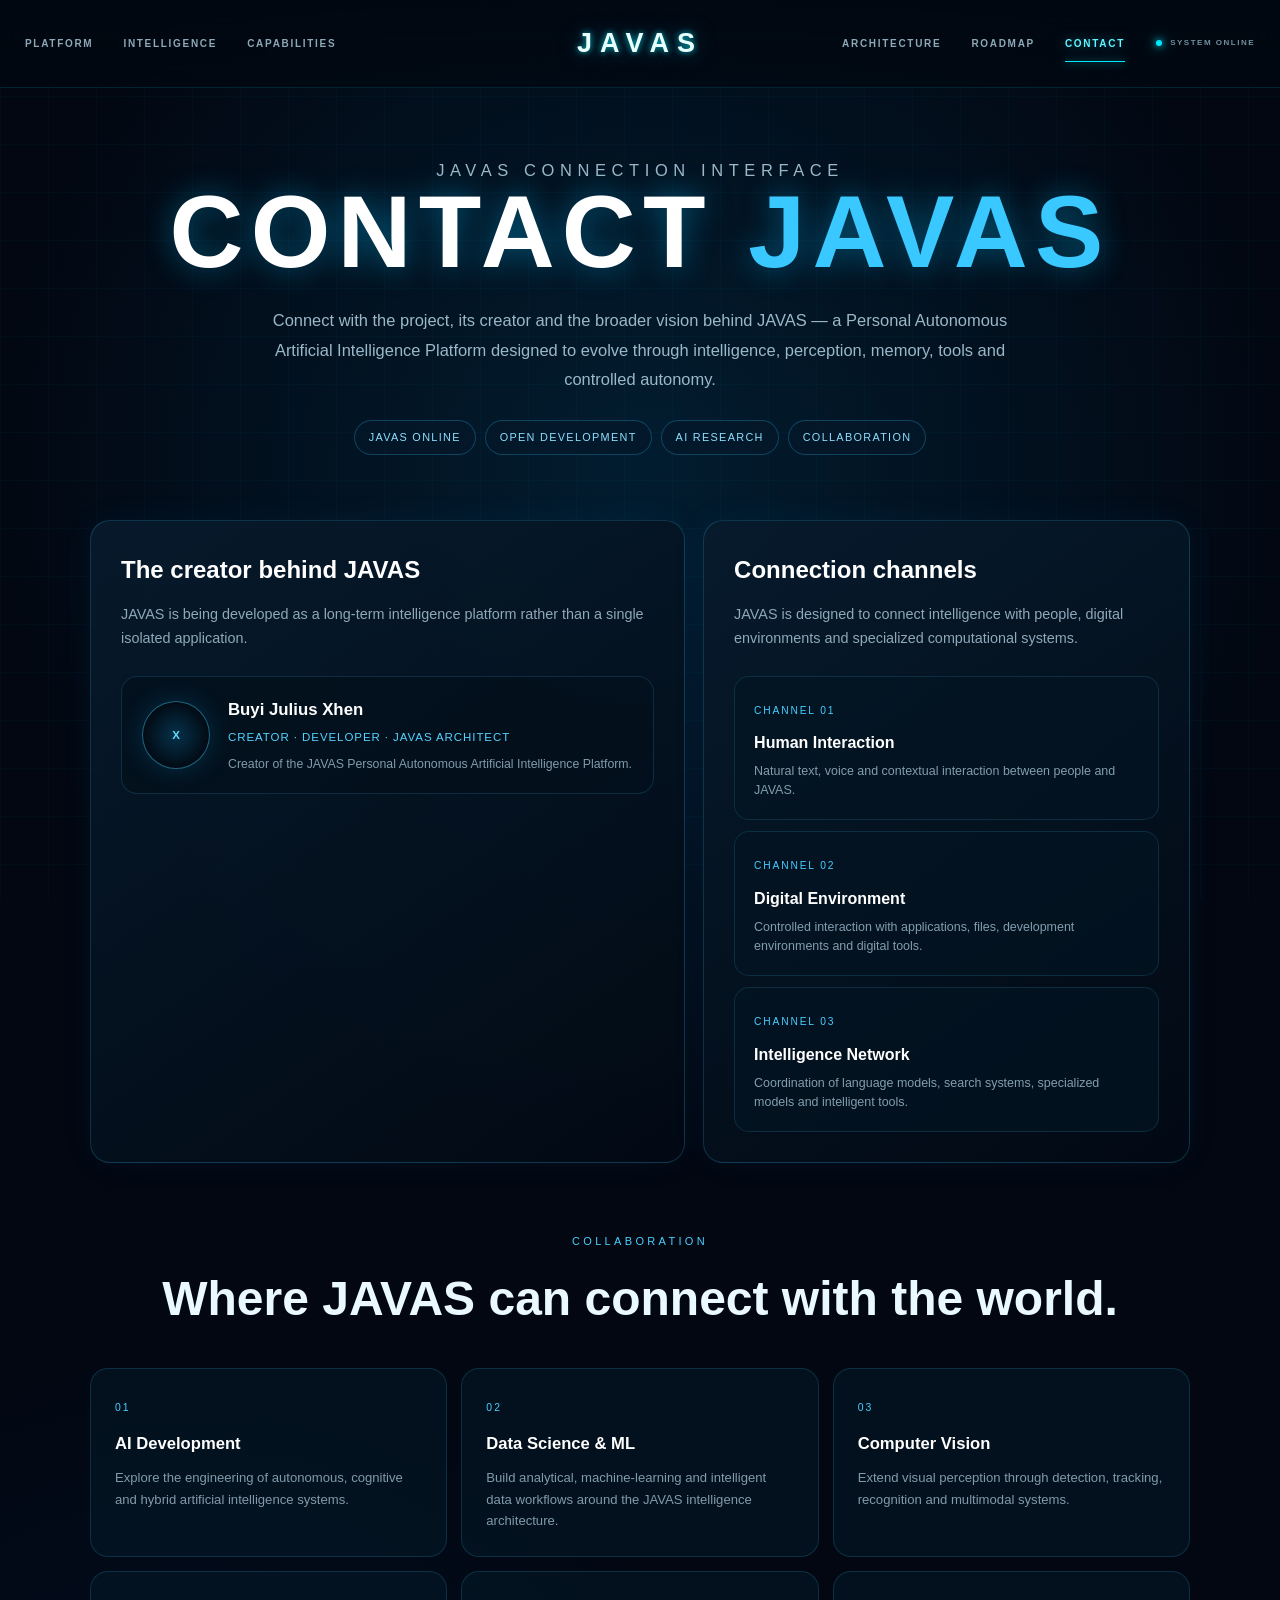
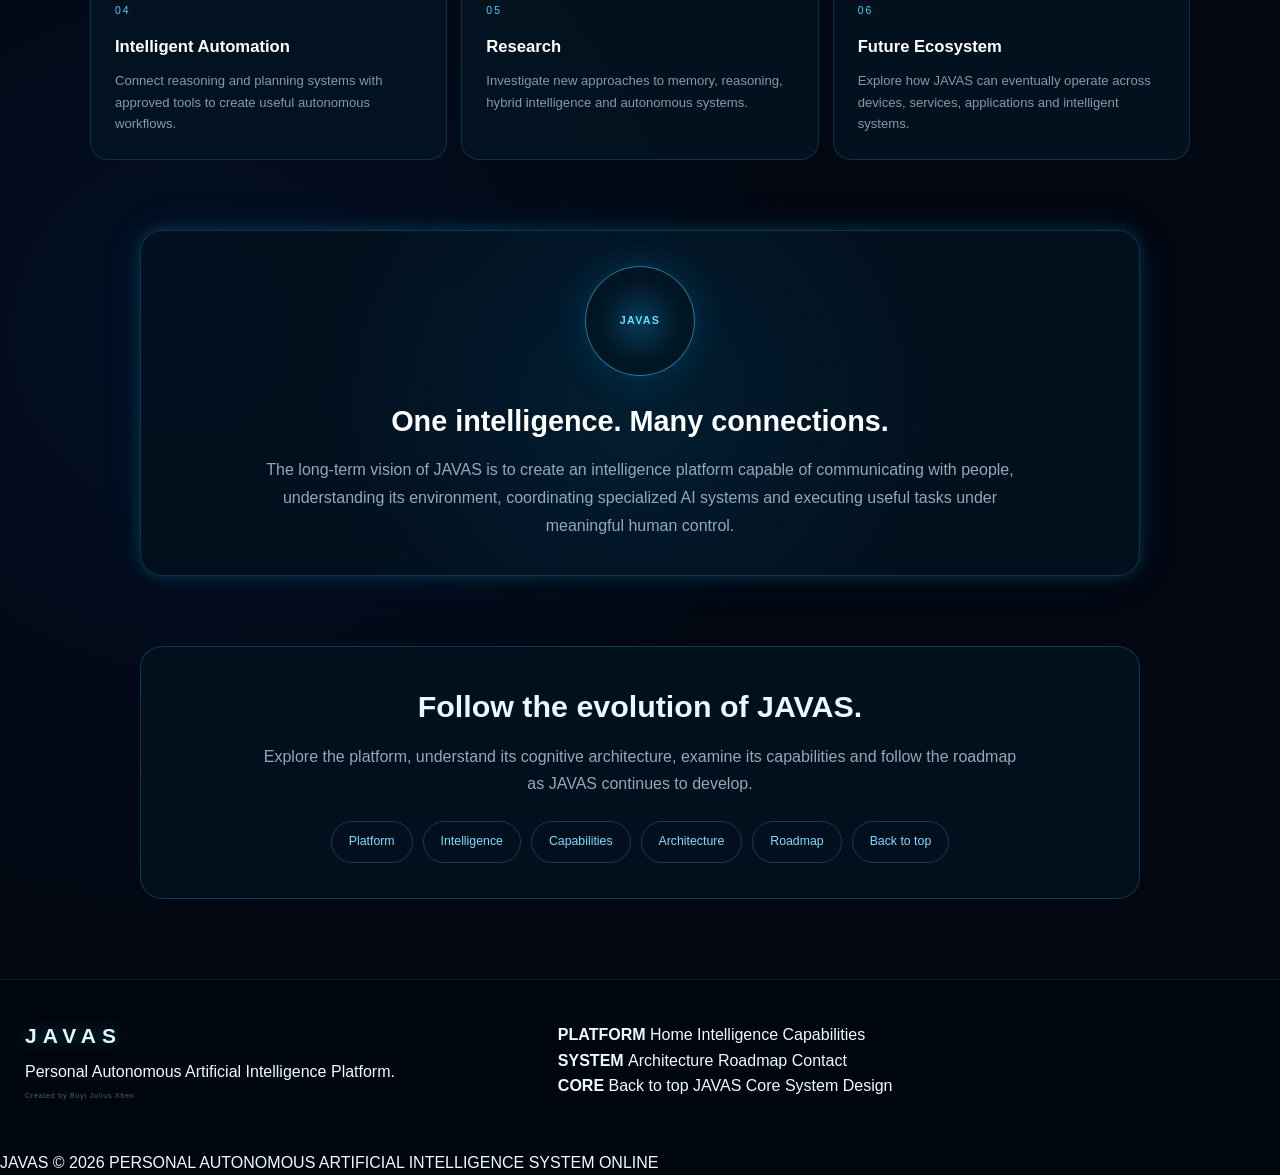
<file: contact.html>
<!DOCTYPE html>
<html lang="en">

<head>

    <meta charset="UTF-8">

    <meta
        name="viewport"
        content="width=device-width, initial-scale=1.0"
    >

    <title>
        Contact JAVAS AI — Creator, Autonomous AI Platform & Collaboration
    </title>

    <meta
        name="description"
        content="Connect with JAVAS AI and its creator, Buyi Julius Xhen. Explore the JAVAS Personal Autonomous Artificial Intelligence Platform, its development, capabilities, vision, collaboration opportunities and future AI ecosystem."
    >

    <meta
        name="keywords"
        content="JAVAS, JAVAS AI, contact JAVAS, contact JAVAS AI, JAVAS artificial intelligence, JAVAS autonomous AI, JAVAS personal AI, JAVAS autonomous artificial intelligence, JAVAS AI platform, JAVAS creator, Buyi Julius Xhen, JAVAS developer, JAVAS collaboration, JAVAS project, JAVAS intelligence platform, autonomous artificial intelligence platform, personal autonomous AI, cognitive AI, AI platform development, machine learning, data science, computer vision, voice AI, intelligent automation, hybrid intelligence, AI reasoning, AI memory, AI autonomy, AI self-improvement"
    >

    <meta
        name="author"
        content="Buyi Julius Xhen"
    >

    <meta
        name="creator"
        content="Buyi Julius Xhen"
    >

    <meta
        name="publisher"
        content="JAVAS AI"
    >

    <meta
        name="application-name"
        content="JAVAS AI"
    >

    <meta
        name="robots"
        content="index, follow, max-image-preview:large, max-snippet:-1, max-video-preview:-1"
    >

    <meta
        name="googlebot"
        content="index, follow, max-image-preview:large, max-snippet:-1, max-video-preview:-1"
    >

    <meta
        name="bingbot"
        content="index, follow, max-image-preview:large, max-snippet:-1, max-video-preview:-1"
    >

    <meta
        name="theme-color"
        content="#020711"
    >

    <meta
        name="color-scheme"
        content="dark"
    >

    <meta
        name="subject"
        content="JAVAS AI Contact, Artificial Intelligence Platform, Autonomous AI Development and Collaboration"
    >

    <meta
        name="classification"
        content="Artificial Intelligence Platform"
    >

    <meta
        name="category"
        content="Artificial Intelligence, Autonomous AI, Machine Learning, Data Science, Intelligent Systems and Software Development"
    >


    <link
        rel="canonical"
        href="https://princexhen133-crypto.github.io/contact.html"
    >


    <meta
        property="og:type"
        content="website"
    >

    <meta
        property="og:title"
        content="Contact JAVAS AI — Creator, Autonomous AI Platform & Collaboration"
    >

    <meta
        property="og:description"
        content="Connect with JAVAS AI and explore the vision behind the Personal Autonomous Artificial Intelligence Platform created by Buyi Julius Xhen."
    >

    <meta
        property="og:url"
        content="https://princexhen133-crypto.github.io/contact.html"
    >

    <meta
        property="og:site_name"
        content="JAVAS AI"
    >

    <meta
        property="og:locale"
        content="en_US"
    >


    <meta
        name="twitter:card"
        content="summary"
    >

    <meta
        name="twitter:title"
        content="Contact JAVAS AI — Autonomous Artificial Intelligence Platform"
    >

    <meta
        name="twitter:description"
        content="Connect with JAVAS AI and its creator, Buyi Julius Xhen. Discover the platform, its development vision and future intelligent systems."
    >


    <script type="application/ld+json">
    {
        "@context": "https://schema.org",
        "@graph": [

            {
                "@type": "WebPage",
                "@id": "https://princexhen133-crypto.github.io/contact.html#webpage",
                "url": "https://princexhen133-crypto.github.io/contact.html",
                "name": "Contact JAVAS AI — Creator, Autonomous AI Platform & Collaboration",
                "description": "Contact and platform identity page for JAVAS AI, a Personal Autonomous Artificial Intelligence platform created by Buyi Julius Xhen.",
                "isPartOf": {
                    "@id": "https://princexhen133-crypto.github.io/#website"
                },
                "about": {
                    "@id": "https://princexhen133-crypto.github.io/#javas"
                },
                "inLanguage": "en"
            },

            {
                "@type": "SoftwareApplication",
                "@id": "https://princexhen133-crypto.github.io/#javas-contact",
                "name": "JAVAS AI",
                "alternateName": [
                    "JAVAS",
                    "JAVAS Artificial Intelligence",
                    "JAVAS Autonomous AI",
                    "JAVAS Personal AI",
                    "JAVAS AI Platform"
                ],
                "description": "JAVAS is a Personal Autonomous Artificial Intelligence platform designed to combine natural conversation, reasoning, memory, perception, machine learning, data science, automation, hybrid intelligence and controlled autonomous action.",
                "applicationCategory": "Artificial Intelligence",
                "url": "https://princexhen133-crypto.github.io/",
                "creator": {
                    "@type": "Person",
                    "name": "Buyi Julius Xhen",
                    "url": "https://princexhen133-crypto.github.io/"
                },
                "featureList": [
                    "Natural Conversation",
                    "Contextual Intelligence",
                    "Reasoning",
                    "Memory",
                    "Research Intelligence",
                    "Computer Vision",
                    "Voice Intelligence",
                    "Data Science",
                    "Machine Learning",
                    "Autonomous Tasks",
                    "Hybrid Intelligence",
                    "Controlled Self-Improvement"
                ]
            },

            {
                "@type": "ContactPage",
                "@id": "https://princexhen133-crypto.github.io/contact.html#contact",
                "url": "https://princexhen133-crypto.github.io/contact.html",
                "name": "Contact JAVAS AI",
                "description": "Connect with the creator and development vision behind JAVAS AI.",
                "about": {
                    "@id": "https://princexhen133-crypto.github.io/#javas"
                },
                "mainEntity": {
                    "@id": "https://princexhen133-crypto.github.io/#creator"
                },
                "inLanguage": "en"
            },

            {
                "@type": "Person",
                "@id": "https://princexhen133-crypto.github.io/#creator",
                "name": "Buyi Julius Xhen",
                "jobTitle": "Python Programmer and Creator of JAVAS AI",
                "url": "https://princexhen133-crypto.github.io/"
            },

            {
                "@type": "ItemList",
                "@id": "https://princexhen133-crypto.github.io/contact.html#javas-channels",
                "name": "JAVAS AI Connection Channels",
                "itemListElement": [

                    {
                        "@type": "ListItem",
                        "position": 1,
                        "name": "Human Interaction",
                        "description": "Natural text, voice and contextual interaction between people and JAVAS."
                    },

                    {
                        "@type": "ListItem",
                        "position": 2,
                        "name": "Digital Environment",
                        "description": "Controlled interaction with applications, files, development environments and digital tools."
                    },

                    {
                        "@type": "ListItem",
                        "position": 3,
                        "name": "Intelligence Network",
                        "description": "Coordination of language models, search systems, specialized models and intelligent tools."
                    }

                ]
            }

        ]
    }
    </script>


    <link
        rel="stylesheet"
        href="main.css"
    >


    <style>

        .contact-page {
            min-height: 100vh;
            position: relative;
            overflow: hidden;
            padding: 128px 6vw 80px;
            color: #eaf8ff;
            background:
                radial-gradient(
                    circle at 50% 18%,
                    rgba(0, 174, 255, .13),
                    transparent 30%
                ),
                radial-gradient(
                    circle at 15% 75%,
                    rgba(0, 105, 255, .08),
                    transparent 28%
                ),
                #020711;
        }


        .contact-page::before {
            content: "";
            position: fixed;
            inset: 0;
            pointer-events: none;
            background:
                linear-gradient(
                    rgba(0, 180, 255, .035) 1px,
                    transparent 1px
                ),
                linear-gradient(
                    90deg,
                    rgba(0, 180, 255, .035) 1px,
                    transparent 1px
                );
            background-size: 48px 48px;
        }


        .contact-hero {
            max-width: 950px;
            margin: 0 auto 65px;
            text-align: center;
            position: relative;
            z-index: 2;
        }


        .contact-kicker {
            margin: 0 0 15px;
            color: #4fd0ff;
            font-size: .72rem;
            letter-spacing: .34em;
            text-transform: uppercase;
        }


        .contact-hero h1 {
            margin: 0;
            font-size: clamp(3rem, 8vw, 7rem);
            line-height: .9;
            letter-spacing: .07em;
            font-weight: 800;
            color: #fff;
            text-shadow:
                0 0 30px rgba(0, 190, 255, .42);
        }


        .contact-hero h1 span {
            color: #39c8ff;
        }


        .contact-hero p {
            max-width: 780px;
            margin: 28px auto 0;
            color: #9bb8c9;
            line-height: 1.8;
            font-size: 1.03rem;
        }


        .contact-status {
            display: flex;
            justify-content: center;
            flex-wrap: wrap;
            gap: 9px;
            margin-top: 25px;
        }


        .contact-status span {
            padding: 8px 14px;
            border: 1px solid rgba(55, 200, 255, .25);
            border-radius: 999px;
            background: rgba(5, 24, 42, .72);
            color: #8ddfff;
            font-size: .68rem;
            letter-spacing: .12em;
        }


        .contact-grid {
            max-width: 1100px;
            margin: 0 auto 70px;
            display: grid;
            grid-template-columns: 1.1fr .9fr;
            gap: 18px;
            position: relative;
            z-index: 2;
        }


        .contact-card {
            padding: 30px;
            border: 1px solid rgba(55, 200, 255, .2);
            border-radius: 20px;
            background:
                linear-gradient(
                    145deg,
                    rgba(7, 27, 45, .92),
                    rgba(2, 10, 20, .88)
                );
            box-shadow:
                0 0 35px rgba(0, 145, 255, .06);
        }


        .contact-card h2 {
            margin: 0 0 12px;
            color: #fff;
            font-size: 1.5rem;
        }


        .contact-card > p {
            margin: 0 0 25px;
            color: #8ea9ba;
            line-height: 1.7;
            font-size: .9rem;
        }


        .creator-identity {
            display: flex;
            align-items: center;
            gap: 18px;
            padding: 20px;
            border: 1px solid rgba(55, 200, 255, .16);
            border-radius: 16px;
            background: rgba(3, 17, 29, .75);
        }


        .creator-core {
            width: 68px;
            height: 68px;
            flex: 0 0 68px;
            display: grid;
            place-items: center;
            border: 1px solid rgba(66, 211, 255, .45);
            border-radius: 50%;
            color: #62d9ff;
            font-size: .72rem;
            font-weight: 700;
            background:
                radial-gradient(
                    circle,
                    rgba(20, 182, 255, .2),
                    rgba(2, 12, 22, .96) 68%
                );
            box-shadow:
                0 0 25px rgba(0, 180, 255, .18);
        }


        .creator-info strong {
            display: block;
            color: #fff;
            font-size: 1.05rem;
        }


        .creator-info span {
            display: block;
            margin-top: 5px;
            color: #55d2ff;
            font-size: .72rem;
            letter-spacing: .08em;
        }


        .creator-info p {
            margin: 8px 0 0;
            color: #819baa;
            font-size: .77rem;
            line-height: 1.5;
        }


        .connection-list {
            display: grid;
            gap: 11px;
        }


        .connection-item {
            padding: 19px;
            border: 1px solid rgba(55, 200, 255, .15);
            border-radius: 15px;
            background: rgba(4, 21, 35, .7);
            transition:
                transform .25s ease,
                border-color .25s ease;
        }


        .connection-item:hover {
            transform: translateX(4px);
            border-color: rgba(65, 207, 255, .45);
        }


        .connection-item span {
            color: #46ceff;
            font-size: .64rem;
            letter-spacing: .18em;
        }


        .connection-item h3 {
            margin: 9px 0 6px;
            color: #fff;
            font-size: 1rem;
        }


        .connection-item p {
            margin: 0;
            color: #829eae;
            font-size: .78rem;
            line-height: 1.55;
        }


        .contact-section {
            max-width: 1100px;
            margin: 0 auto 70px;
            position: relative;
            z-index: 2;
        }


        .contact-label {
            margin: 0 0 10px;
            text-align: center;
            color: #4bcfff;
            font-size: .69rem;
            letter-spacing: .3em;
            text-transform: uppercase;
        }


        .contact-section > h2 {
            margin: 0 0 30px;
            text-align: center;
            font-size: clamp(1.8rem, 4vw, 3rem);
        }


        .collaboration-grid {
            display: grid;
            grid-template-columns: repeat(3, 1fr);
            gap: 14px;
        }


        .collaboration-card {
            min-height: 185px;
            padding: 24px;
            border: 1px solid rgba(55, 200, 255, .17);
            border-radius: 18px;
            background: rgba(4, 21, 35, .78);
        }


        .collaboration-card .number {
            color: #48cfff;
            font-size: .65rem;
            letter-spacing: .2em;
        }


        .collaboration-card h3 {
            margin: 13px 0 9px;
            color: #fff;
            font-size: 1.04rem;
        }


        .collaboration-card p {
            margin: 0;
            color: #819baa;
            line-height: 1.65;
            font-size: .82rem;
        }


        .vision-panel {
            max-width: 1000px;
            margin: 0 auto 70px;
            padding: 35px;
            position: relative;
            z-index: 2;
            text-align: center;
            border: 1px solid rgba(55, 200, 255, .2);
            border-radius: 22px;
            background:
                radial-gradient(
                    circle at center,
                    rgba(0, 177, 255, .09),
                    transparent 60%
                ),
                rgba(3, 18, 31, .82);
        }


        .vision-core {
            width: 110px;
            height: 110px;
            margin: 0 auto 22px;
            display: grid;
            place-items: center;
            border: 1px solid rgba(61, 211, 255, .55);
            border-radius: 50%;
            color: #68ddff;
            font-size: .67rem;
            font-weight: 700;
            letter-spacing: .12em;
            background:
                radial-gradient(
                    circle,
                    rgba(22, 183, 255, .22),
                    rgba(2, 13, 23, .96) 65%
                );
            box-shadow:
                0 0 38px rgba(0, 178, 255, .2),
                inset 0 0 25px rgba(0, 190, 255, .12);
            animation: contact-pulse 3s ease-in-out infinite;
        }


        .vision-panel h2 {
            margin: 0 0 12px;
            color: #fff;
            font-size: 1.8rem;
        }


        .vision-panel p {
            max-width: 760px;
            margin: 0 auto;
            color: #91aab9;
            line-height: 1.75;
        }


        .contact-cta {
            max-width: 1000px;
            margin: 0 auto;
            padding: 35px;
            position: relative;
            z-index: 2;
            text-align: center;
            border: 1px solid rgba(55, 200, 255, .22);
            border-radius: 22px;
            background: rgba(3, 18, 31, .82);
        }


        .contact-cta h2 {
            margin: 0 0 12px;
            font-size: 1.9rem;
        }


        .contact-cta p {
            max-width: 760px;
            margin: 0 auto 24px;
            color: #91aab9;
            line-height: 1.7;
        }


        .contact-links {
            display: flex;
            justify-content: center;
            flex-wrap: wrap;
            gap: 10px;
        }


        .contact-links a {
            padding: 10px 17px;
            border: 1px solid rgba(55, 200, 255, .25);
            border-radius: 999px;
            color: #7edcff;
            text-decoration: none;
            font-size: .77rem;
            transition: .25s ease;
        }


        .contact-links a:hover {
            background: rgba(25, 157, 222, .12);
            border-color: rgba(75, 211, 255, .55);
            transform: translateY(-2px);
        }


        @keyframes contact-pulse {

            0%,
            100% {
                transform: scale(1);
            }

            50% {
                transform: scale(1.05);
            }

        }


        @media (max-width: 850px) {

            .contact-grid {
                grid-template-columns: 1fr;
            }

            .collaboration-grid {
                grid-template-columns: 1fr;
            }

        }


        @media (max-width: 600px) {

            .contact-page {
                padding: 110px 20px 60px;
            }

            .contact-card {
                padding: 23px;
            }

            .creator-identity {
                align-items: flex-start;
            }

            .vision-panel,
            .contact-cta {
                padding: 28px 18px;
            }

        }


        @media (prefers-reduced-motion: reduce) {

            *,
            *::before {
                animation-duration: .001ms !important;
                animation-iteration-count: 1 !important;
            }

        }

    </style>

</head>


<body id="top">


    <div class="background-system">

        <div class="background-grid"></div>

        <div class="background-glow background-glow-one"></div>

        <div class="background-glow background-glow-two"></div>

        <div class="background-glow background-glow-three"></div>

        <div class="background-noise"></div>

    </div>


    <header class="site-header">

        <div class="header-inner">

            <nav class="site-nav site-nav-left">

                <a href="index.html">
                    PLATFORM
                </a>

                <a href="intelligence.html">
                    INTELLIGENCE
                </a>

                <a href="capabilities.html">
                    CAPABILITIES
                </a>

            </nav>


            <a
                href="index.html"
                class="brand brand-center"
                aria-label="JAVAS home"
            >

                <span class="brand-logo">
                    JAVAS
                </span>

            </a>


            <nav class="site-nav site-nav-right">

                <a href="architecture.html">
                    ARCHITECTURE
                </a>

                <a href="roadmap.html">
                    ROADMAP
                </a>

                <a
                    href="contact.html"
                    class="active"
                >
                    CONTACT
                </a>

            </nav>


            <div class="header-status">

                <span class="status-dot"></span>

                <span>
                    SYSTEM ONLINE
                </span>

            </div>

        </div>

    </header>


    <main class="contact-page">


        <section class="contact-hero">

            <p class="contact-kicker">
                JAVAS CONNECTION INTERFACE
            </p>

            <h1>
                CONTACT
                <span>JAVAS</span>
            </h1>

            <p>
                Connect with the project, its creator and the
                broader vision behind JAVAS — a Personal Autonomous
                Artificial Intelligence Platform designed to evolve
                through intelligence, perception, memory, tools
                and controlled autonomy.
            </p>


            <div class="contact-status">

                <span>
                    JAVAS ONLINE
                </span>

                <span>
                    OPEN DEVELOPMENT
                </span>

                <span>
                    AI RESEARCH
                </span>

                <span>
                    COLLABORATION
                </span>

            </div>

        </section>


        <section class="contact-grid">


            <article class="contact-card">

                <h2>
                    The creator behind JAVAS
                </h2>

                <p>
                    JAVAS is being developed as a long-term
                    intelligence platform rather than a single
                    isolated application.
                </p>


                <div class="creator-identity">

                    <div class="creator-core">
                        X
                    </div>


                    <div class="creator-info">

                        <strong>
                            Buyi Julius Xhen
                        </strong>

                        <span>
                            CREATOR · DEVELOPER · JAVAS ARCHITECT
                        </span>

                        <p>
                            Creator of the JAVAS Personal Autonomous
                            Artificial Intelligence Platform.
                        </p>

                    </div>

                </div>

            </article>


            <article class="contact-card">

                <h2>
                    Connection channels
                </h2>

                <p>
                    JAVAS is designed to connect intelligence with
                    people, digital environments and specialized
                    computational systems.
                </p>


                <div class="connection-list">


                    <div class="connection-item">

                        <span>
                            CHANNEL 01
                        </span>

                        <h3>
                            Human Interaction
                        </h3>

                        <p>
                            Natural text, voice and contextual
                            interaction between people and JAVAS.
                        </p>

                    </div>


                    <div class="connection-item">

                        <span>
                            CHANNEL 02
                        </span>

                        <h3>
                            Digital Environment
                        </h3>

                        <p>
                            Controlled interaction with applications,
                            files, development environments and
                            digital tools.
                        </p>

                    </div>


                    <div class="connection-item">

                        <span>
                            CHANNEL 03
                        </span>

                        <h3>
                            Intelligence Network
                        </h3>

                        <p>
                            Coordination of language models, search
                            systems, specialized models and intelligent
                            tools.
                        </p>

                    </div>


                </div>

            </article>


        </section>


        <section class="contact-section">

            <p class="contact-label">
                COLLABORATION
            </p>

            <h2>
                Where JAVAS can connect with the world.
            </h2>


            <div class="collaboration-grid">


                <article class="collaboration-card">

                    <span class="number">
                        01
                    </span>

                    <h3>
                        AI Development
                    </h3>

                    <p>
                        Explore the engineering of autonomous,
                        cognitive and hybrid artificial intelligence
                        systems.
                    </p>

                </article>


                <article class="collaboration-card">

                    <span class="number">
                        02
                    </span>

                    <h3>
                        Data Science & ML
                    </h3>

                    <p>
                        Build analytical, machine-learning and
                        intelligent data workflows around the JAVAS
                        intelligence architecture.
                    </p>

                </article>


                <article class="collaboration-card">

                    <span class="number">
                        03
                    </span>

                    <h3>
                        Computer Vision
                    </h3>

                    <p>
                        Extend visual perception through detection,
                        tracking, recognition and multimodal systems.
                    </p>

                </article>


                <article class="collaboration-card">

                    <span class="number">
                        04
                    </span>

                    <h3>
                        Intelligent Automation
                    </h3>

                    <p>
                        Connect reasoning and planning systems with
                        approved tools to create useful autonomous
                        workflows.
                    </p>

                </article>


                <article class="collaboration-card">

                    <span class="number">
                        05
                    </span>

                    <h3>
                        Research
                    </h3>

                    <p>
                        Investigate new approaches to memory,
                        reasoning, hybrid intelligence and
                        autonomous systems.
                    </p>

                </article>


                <article class="collaboration-card">

                    <span class="number">
                        06
                    </span>

                    <h3>
                        Future Ecosystem
                    </h3>

                    <p>
                        Explore how JAVAS can eventually operate
                        across devices, services, applications and
                        intelligent systems.
                    </p>

                </article>


            </div>

        </section>


        <section class="vision-panel">

            <div class="vision-core">
                JAVAS
            </div>

            <h2>
                One intelligence. Many connections.
            </h2>

            <p>
                The long-term vision of JAVAS is to create an
                intelligence platform capable of communicating with
                people, understanding its environment, coordinating
                specialized AI systems and executing useful tasks
                under meaningful human control.
            </p>

        </section>


        <section class="contact-cta">

            <h2>
                Follow the evolution of JAVAS.
            </h2>

            <p>
                Explore the platform, understand its cognitive
                architecture, examine its capabilities and follow
                the roadmap as JAVAS continues to develop.
            </p>


            <nav
                class="contact-links"
                aria-label="JAVAS system navigation"
            >

                <a href="index.html">
                    Platform
                </a>

                <a href="intelligence.html">
                    Intelligence
                </a>

                <a href="capabilities.html">
                    Capabilities
                </a>

                <a href="architecture.html">
                    Architecture
                </a>

                <a href="roadmap.html">
                    Roadmap
                </a>

                <a href="#top">
                    Back to top
                </a>

            </nav>

        </section>


    </main>


    <footer class="site-footer">

        <div class="footer-inner">


            <div class="footer-brand">

                <div class="footer-logo">
                    JAVAS
                </div>

                <p>
                    Personal Autonomous Artificial Intelligence Platform.
                </p>

                <span>
                    Created by Buyi Julius Xhen
                </span>

            </div>


            <div class="footer-links">


                <div>

                    <strong>
                        PLATFORM
                    </strong>

                    <a href="index.html">
                        Home
                    </a>

                    <a href="intelligence.html">
                        Intelligence
                    </a>

                    <a href="capabilities.html">
                        Capabilities
                    </a>

                </div>


                <div>

                    <strong>
                        SYSTEM
                    </strong>

                    <a href="architecture.html">
                        Architecture
                    </a>

                    <a href="roadmap.html">
                        Roadmap
                    </a>

                    <a href="contact.html">
                        Contact
                    </a>

                </div>


                <div>

                    <strong>
                        CORE
                    </strong>

                    <a href="#top">
                        Back to top
                    </a>

                    <a href="index.html#platform">
                        JAVAS Core
                    </a>

                    <a href="architecture.html">
                        System Design
                    </a>

                </div>


            </div>

        </div>


        <div class="footer-bottom">

            <span>
                JAVAS © 2026
            </span>

            <span>
                PERSONAL AUTONOMOUS ARTIFICIAL INTELLIGENCE
            </span>

            <span>
                SYSTEM ONLINE
            </span>

        </div>

    </footer>


    <script src="main.js"></script>

</body>

</html>
</file>
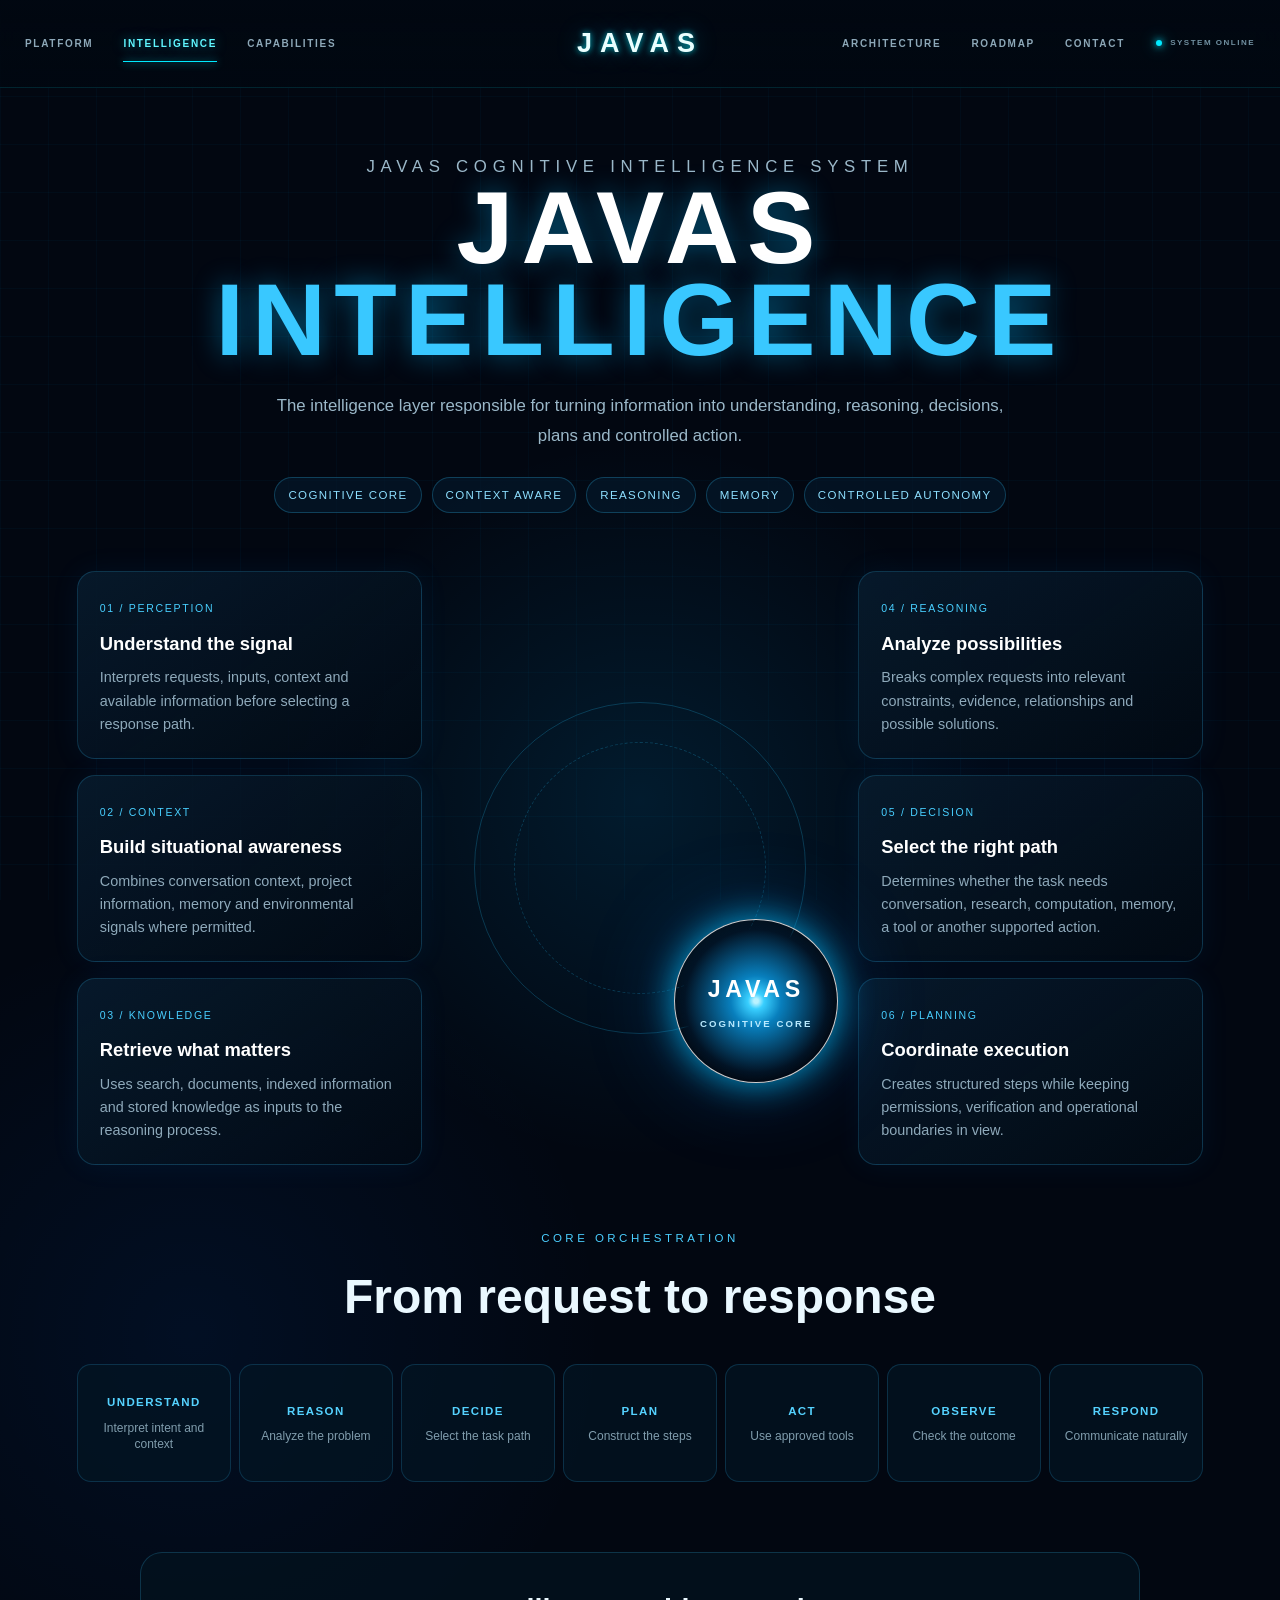
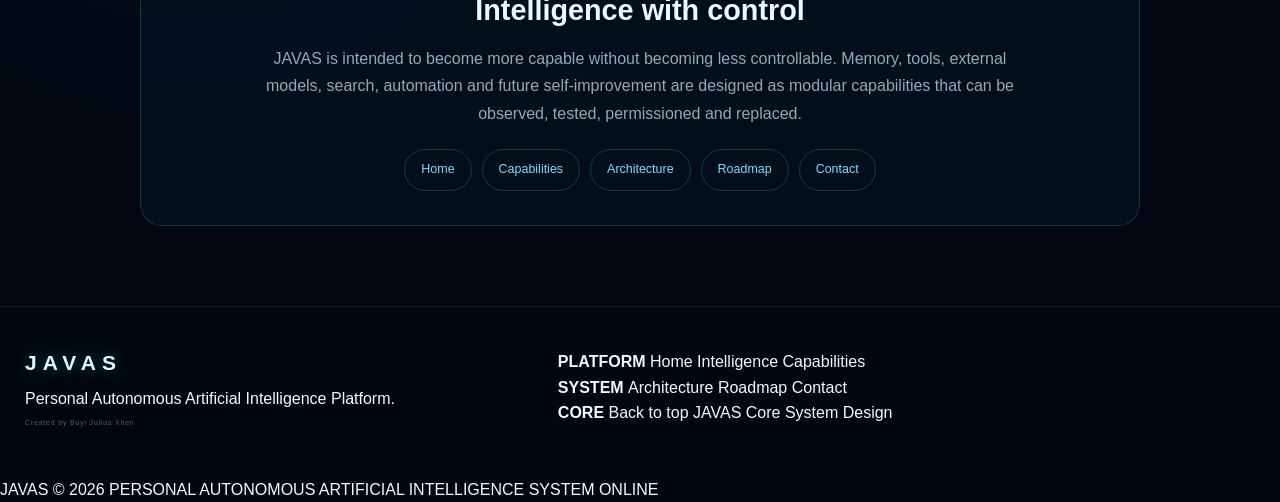
<file: intelligence.html>
<!DOCTYPE html>
<html lang="en">

<head>

    <meta charset="UTF-8">

    <meta
        name="viewport"
        content="width=device-width, initial-scale=1.0"
    >

    <title>
        JAVAS AI Intelligence — Reasoning, Memory & Cognitive Systems
    </title>

    <meta
        name="description"
        content="Explore JAVAS AI Intelligence — the cognitive system behind a Personal Autonomous Artificial Intelligence platform, including perception, contextual understanding, reasoning, decision making, planning, memory and controlled autonomous action."
    >

    <meta
        name="keywords"
        content="JAVAS, JAVAS AI, JAVAS Intelligence, autonomous AI, cognitive AI, AI reasoning, AI memory, AI decision making, AI planning, personal AI"
    >

    <meta
        name="author"
        content="Buyi Julius Xhen"
    >

    <meta
        name="robots"
        content="index, follow, max-image-preview:large, max-snippet:-1, max-video-preview:-1"
    >

    <meta
        name="theme-color"
        content="#020711"
    >

    <meta
        name="color-scheme"
        content="dark"
    >

    <link
        rel="canonical"
        href="https://princexhen133-crypto.github.io/intelligence.html"
    >

    <link
        rel="stylesheet"
        href="main.css"
    >

    <style>

        .intelligence-page {
            min-height: 100vh;
            position: relative;
            overflow: hidden;
            padding: 128px 6vw 80px;
            background:
                radial-gradient(
                    circle at 50% 42%,
                    rgba(0, 174, 255, .12),
                    transparent 28%
                ),
                radial-gradient(
                    circle at 15% 70%,
                    rgba(0, 110, 255, .08),
                    transparent 24%
                ),
                #020711;
            color: #eaf8ff;
        }

        .intelligence-page::before {
            content: "";
            position: fixed;
            inset: 0;
            pointer-events: none;
            background:
                linear-gradient(
                    rgba(0, 180, 255, .035) 1px,
                    transparent 1px
                ),
                linear-gradient(
                    90deg,
                    rgba(0, 180, 255, .035) 1px,
                    transparent 1px
                );
            background-size: 48px 48px;
        }

        .intelligence-header {
            max-width: 1100px;
            margin: 0 auto 58px;
            text-align: center;
            position: relative;
            z-index: 2;
        }

        .intelligence-kicker {
            margin: 0 0 12px;
            font-size: .76rem;
            letter-spacing: .34em;
            color: #52cfff;
            text-transform: uppercase;
        }

        .intelligence-header h1 {
            margin: 0;
            font-size: clamp(3rem, 8vw, 7rem);
            line-height: .9;
            letter-spacing: .08em;
            font-weight: 800;
            color: #fff;
            text-shadow:
                0 0 28px rgba(0, 183, 255, .45);
        }

        .intelligence-header h1 span {
            color: #39c8ff;
        }

        .intelligence-header p {
            max-width: 760px;
            margin: 24px auto 0;
            color: #9bb8c9;
            font-size: 1.05rem;
            line-height: 1.8;
        }

        .intelligence-status {
            display: flex;
            justify-content: center;
            flex-wrap: wrap;
            gap: 10px;
            margin-top: 26px;
        }

        .status-chip {
            border: 1px solid rgba(55, 200, 255, .25);
            background: rgba(5, 24, 42, .72);
            padding: 8px 13px;
            border-radius: 999px;
            color: #8ddfff;
            font-size: .72rem;
            letter-spacing: .12em;
            text-transform: uppercase;
        }

        .cognitive-core {
            max-width: 1180px;
            margin: 0 auto 64px;
            display: grid;
            grid-template-columns: 1fr 1.15fr 1fr;
            gap: 20px;
            align-items: center;
            position: relative;
            z-index: 2;
        }

        .intelligence-column {
            display: grid;
            gap: 16px;
        }

        .intelligence-card {
            position: relative;
            padding: 22px;
            min-height: 142px;
            border: 1px solid rgba(54, 194, 255, .2);
            border-radius: 18px;
            background:
                linear-gradient(
                    145deg,
                    rgba(7, 27, 45, .9),
                    rgba(2, 10, 20, .82)
                );
            box-shadow:
                0 0 30px rgba(0, 139, 255, .07);
            overflow: hidden;
        }

        .intelligence-card::after {
            content: "";
            position: absolute;
            inset: 0;
            background:
                linear-gradient(
                    120deg,
                    transparent 45%,
                    rgba(69, 205, 255, .06),
                    transparent 55%
                );
            transform: translateX(-100%);
            animation: intelligence-scan 5s linear infinite;
        }

        .intelligence-card small {
            color: #48cfff;
            letter-spacing: .16em;
            font-size: .66rem;
            text-transform: uppercase;
        }

        .intelligence-card h2 {
            margin: 9px 0 8px;
            font-size: 1.15rem;
            color: #fff;
        }

        .intelligence-card p {
            margin: 0;
            color: #8ea9ba;
            line-height: 1.6;
            font-size: .9rem;
        }

        .core-orb {
            min-height: 430px;
            display: grid;
            place-items: center;
            position: relative;
        }

        .core-orb::before,
        .core-orb::after {
            content: "";
            position: absolute;
            border: 1px solid rgba(44, 199, 255, .22);
            border-radius: 50%;
        }

        .core-orb::before {
            width: 330px;
            height: 330px;
            animation: intelligence-rotate 16s linear infinite;
        }

        .core-orb::after {
            width: 250px;
            height: 250px;
            border-style: dashed;
            animation:
                intelligence-rotate-reverse
                11s
                linear
                infinite;
        }

        .core-center {
            width: 164px;
            height: 164px;
            border-radius: 50%;
            display: grid;
            place-items: center;
            text-align: center;
            background:
                radial-gradient(
                    circle,
                    #baf2ff 0 2%,
                    #39cfff 7%,
                    #087fbd 22%,
                    #021426 62%,
                    transparent 70%
                );
            box-shadow:
                0 0 35px rgba(0, 194, 255, .8),
                0 0 90px rgba(0, 126, 255, .28);
            position: relative;
            z-index: 2;
        }

        .core-center strong {
            display: block;
            font-size: 1.45rem;
            letter-spacing: .2em;
        }

        .core-center span {
            display: block;
            margin-top: 7px;
            font-size: .6rem;
            letter-spacing: .22em;
            color: #b9eaff;
        }

        .pipeline {
            max-width: 1180px;
            margin: 0 auto 70px;
            position: relative;
            z-index: 2;
        }

        .section-label {
            text-align: center;
            color: #4bcfff;
            font-size: .72rem;
            letter-spacing: .3em;
            text-transform: uppercase;
            margin-bottom: 12px;
        }

        .pipeline h2 {
            text-align: center;
            margin: 0 0 28px;
            font-size: clamp(1.8rem, 4vw, 3rem);
        }

        .pipeline-track {
            display: grid;
            grid-template-columns:
                repeat(7, 1fr);
            gap: 8px;
        }

        .pipeline-stage {
            min-height: 118px;
            padding: 16px 10px;
            display: flex;
            flex-direction: column;
            justify-content: center;
            align-items: center;
            text-align: center;
            border: 1px solid rgba(51, 195, 255, .18);
            background: rgba(4, 21, 35, .72);
            border-radius: 14px;
        }

        .pipeline-stage b {
            color: #55d2ff;
            font-size: .72rem;
            letter-spacing: .12em;
        }

        .pipeline-stage span {
            margin-top: 8px;
            color: #809dad;
            font-size: .75rem;
            line-height: 1.4;
        }

        .intelligence-footer-panel {
            max-width: 1000px;
            margin: 0 auto;
            padding: 34px;
            border: 1px solid rgba(55, 200, 255, .2);
            border-radius: 22px;
            background: rgba(3, 18, 31, .8);
            text-align: center;
            position: relative;
            z-index: 2;
        }

        .intelligence-footer-panel h2 {
            margin: 0 0 12px;
            font-size: 1.8rem;
        }

        .intelligence-footer-panel p {
            margin: 0 auto 22px;
            max-width: 760px;
            color: #91aab9;
            line-height: 1.7;
        }

        .intelligence-nav {
            display: flex;
            justify-content: center;
            flex-wrap: wrap;
            gap: 10px;
        }

        .intelligence-nav a {
            padding: 10px 16px;
            border: 1px solid rgba(55, 200, 255, .24);
            border-radius: 999px;
            color: #7edcff;
            text-decoration: none;
            font-size: .78rem;
            transition: .25s ease;
        }

        .intelligence-nav a:hover {
            background: rgba(25, 157, 222, .12);
            border-color: rgba(75, 211, 255, .55);
            transform: translateY(-2px);
        }

        @keyframes intelligence-rotate {
            to {
                transform: rotate(360deg);
            }
        }

        @keyframes intelligence-rotate-reverse {
            to {
                transform: rotate(-360deg);
            }
        }

        @keyframes intelligence-scan {
            0%, 35% {
                transform: translateX(-120%);
            }

            70%, 100% {
                transform: translateX(120%);
            }
        }

        @media (max-width: 900px) {

            .cognitive-core {
                grid-template-columns: 1fr;
            }

            .core-orb {
                min-height: 330px;
                order: -1;
            }

            .pipeline-track {
                grid-template-columns:
                    repeat(2, 1fr);
            }

        }

        @media (max-width: 560px) {

            .intelligence-page {
                padding: 110px 20px 60px;
            }

            .pipeline-track {
                grid-template-columns: 1fr;
            }

            .intelligence-footer-panel {
                padding: 24px 18px;
            }

        }

        @media (prefers-reduced-motion: reduce) {

            *,
            *::before {
                animation-duration: .001ms !important;
                animation-iteration-count: 1 !important;
            }

        }

    </style>

</head>


<body id="top">

    <div class="background-system">

        <div class="background-grid"></div>

        <div class="background-glow background-glow-one"></div>

        <div class="background-glow background-glow-two"></div>

        <div class="background-glow background-glow-three"></div>

        <div class="background-noise"></div>

    </div>


    <header class="site-header">

        <div class="header-inner">

            <nav class="site-nav site-nav-left">

                <a href="index.html">
                    PLATFORM
                </a>

                <a
                    href="intelligence.html"
                    class="active"
                >
                    INTELLIGENCE
                </a>

                <a href="capabilities.html">
                    CAPABILITIES
                </a>

            </nav>


            <a
                href="index.html"
                class="brand brand-center"
                aria-label="JAVAS home"
            >

                <span class="brand-logo">
                    JAVAS
                </span>

            </a>


            <nav class="site-nav site-nav-right">

                <a href="architecture.html">
                    ARCHITECTURE
                </a>

                <a href="roadmap.html">
                    ROADMAP
                </a>

                <a href="contact.html">
                    CONTACT
                </a>

            </nav>


            <div class="header-status">

                <span class="status-dot"></span>

                <span>
                    SYSTEM ONLINE
                </span>

            </div>

        </div>

    </header>


    <main class="intelligence-page">


        <header class="intelligence-header">

            <p class="intelligence-kicker">
                JAVAS COGNITIVE INTELLIGENCE SYSTEM
            </p>

            <h1>
                JAVAS
                <span>INTELLIGENCE</span>
            </h1>

            <p>
                The intelligence layer responsible for turning
                information into understanding, reasoning, decisions,
                plans and controlled action.
            </p>


            <div class="intelligence-status">

                <span class="status-chip">
                    COGNITIVE CORE
                </span>

                <span class="status-chip">
                    CONTEXT AWARE
                </span>

                <span class="status-chip">
                    REASONING
                </span>

                <span class="status-chip">
                    MEMORY
                </span>

                <span class="status-chip">
                    CONTROLLED AUTONOMY
                </span>

            </div>

        </header>


        <section
            class="cognitive-core"
            aria-label="JAVAS intelligence architecture"
        >


            <div class="intelligence-column">


                <article class="intelligence-card">

                    <small>
                        01 / PERCEPTION
                    </small>

                    <h2>
                        Understand the signal
                    </h2>

                    <p>
                        Interprets requests, inputs, context and
                        available information before selecting
                        a response path.
                    </p>

                </article>


                <article class="intelligence-card">

                    <small>
                        02 / CONTEXT
                    </small>

                    <h2>
                        Build situational awareness
                    </h2>

                    <p>
                        Combines conversation context, project
                        information, memory and environmental
                        signals where permitted.
                    </p>

                </article>


                <article class="intelligence-card">

                    <small>
                        03 / KNOWLEDGE
                    </small>

                    <h2>
                        Retrieve what matters
                    </h2>

                    <p>
                        Uses search, documents, indexed information
                        and stored knowledge as inputs to the
                        reasoning process.
                    </p>

                </article>


            </div>


            <div
                class="core-orb"
                aria-label="JAVAS cognitive core"
            >

                <div class="core-center">

                    <div>

                        <strong>
                            JAVAS
                        </strong>

                        <span>
                            COGNITIVE CORE
                        </span>

                    </div>

                </div>

            </div>


            <div class="intelligence-column">


                <article class="intelligence-card">

                    <small>
                        04 / REASONING
                    </small>

                    <h2>
                        Analyze possibilities
                    </h2>

                    <p>
                        Breaks complex requests into relevant
                        constraints, evidence, relationships
                        and possible solutions.
                    </p>

                </article>


                <article class="intelligence-card">

                    <small>
                        05 / DECISION
                    </small>

                    <h2>
                        Select the right path
                    </h2>

                    <p>
                        Determines whether the task needs
                        conversation, research, computation,
                        memory, a tool or another supported action.
                    </p>

                </article>


                <article class="intelligence-card">

                    <small>
                        06 / PLANNING
                    </small>

                    <h2>
                        Coordinate execution
                    </h2>

                    <p>
                        Creates structured steps while keeping
                        permissions, verification and operational
                        boundaries in view.
                    </p>

                </article>


            </div>


        </section>


        <section
            class="pipeline"
            aria-labelledby="pipeline-title"
        >

            <p class="section-label">
                CORE ORCHESTRATION
            </p>

            <h2 id="pipeline-title">
                From request to response
            </h2>


            <div class="pipeline-track">


                <div class="pipeline-stage">

                    <b>
                        UNDERSTAND
                    </b>

                    <span>
                        Interpret intent and context
                    </span>

                </div>


                <div class="pipeline-stage">

                    <b>
                        REASON
                    </b>

                    <span>
                        Analyze the problem
                    </span>

                </div>


                <div class="pipeline-stage">

                    <b>
                        DECIDE
                    </b>

                    <span>
                        Select the task path
                    </span>

                </div>


                <div class="pipeline-stage">

                    <b>
                        PLAN
                    </b>

                    <span>
                        Construct the steps
                    </span>

                </div>


                <div class="pipeline-stage">

                    <b>
                        ACT
                    </b>

                    <span>
                        Use approved tools
                    </span>

                </div>


                <div class="pipeline-stage">

                    <b>
                        OBSERVE
                    </b>

                    <span>
                        Check the outcome
                    </span>

                </div>


                <div class="pipeline-stage">

                    <b>
                        RESPOND
                    </b>

                    <span>
                        Communicate naturally
                    </span>

                </div>


            </div>

        </section>


        <section class="intelligence-footer-panel">

            <h2>
                Intelligence with control
            </h2>

            <p>
                JAVAS is intended to become more capable without
                becoming less controllable. Memory, tools, external
                models, search, automation and future self-improvement
                are designed as modular capabilities that can be
                observed, tested, permissioned and replaced.
            </p>


            <nav
                class="intelligence-nav"
                aria-label="JAVAS pages"
            >

                <a href="index.html">
                    Home
                </a>

                <a href="capabilities.html">
                    Capabilities
                </a>

                <a href="architecture.html">
                    Architecture
                </a>

                <a href="roadmap.html">
                    Roadmap
                </a>

                <a href="contact.html">
                    Contact
                </a>

            </nav>

        </section>


    </main>


    <footer class="site-footer">

        <div class="footer-inner">


            <div class="footer-brand">

                <div class="footer-logo">
                    JAVAS
                </div>

                <p>
                    Personal Autonomous Artificial Intelligence Platform.
                </p>

                <span>
                    Created by Buyi Julius Xhen
                </span>

            </div>


            <div class="footer-links">


                <div>

                    <strong>
                        PLATFORM
                    </strong>

                    <a href="index.html">
                        Home
                    </a>

                    <a href="intelligence.html">
                        Intelligence
                    </a>

                    <a href="capabilities.html">
                        Capabilities
                    </a>

                </div>


                <div>

                    <strong>
                        SYSTEM
                    </strong>

                    <a href="architecture.html">
                        Architecture
                    </a>

                    <a href="roadmap.html">
                        Roadmap
                    </a>

                    <a href="contact.html">
                        Contact
                    </a>

                </div>


                <div>

                    <strong>
                        CORE
                    </strong>

                    <a href="#top">
                        Back to top
                    </a>

                    <a href="index.html#platform">
                        JAVAS Core
                    </a>

                    <a href="architecture.html">
                        System Design
                    </a>

                </div>


            </div>

        </div>


        <div class="footer-bottom">

            <span>
                JAVAS © 2026
            </span>

            <span>
                PERSONAL AUTONOMOUS ARTIFICIAL INTELLIGENCE
            </span>

            <span>
                SYSTEM ONLINE
            </span>

        </div>

    </footer>


    <script src="main.js"></script>

</body>

</html>
</file>
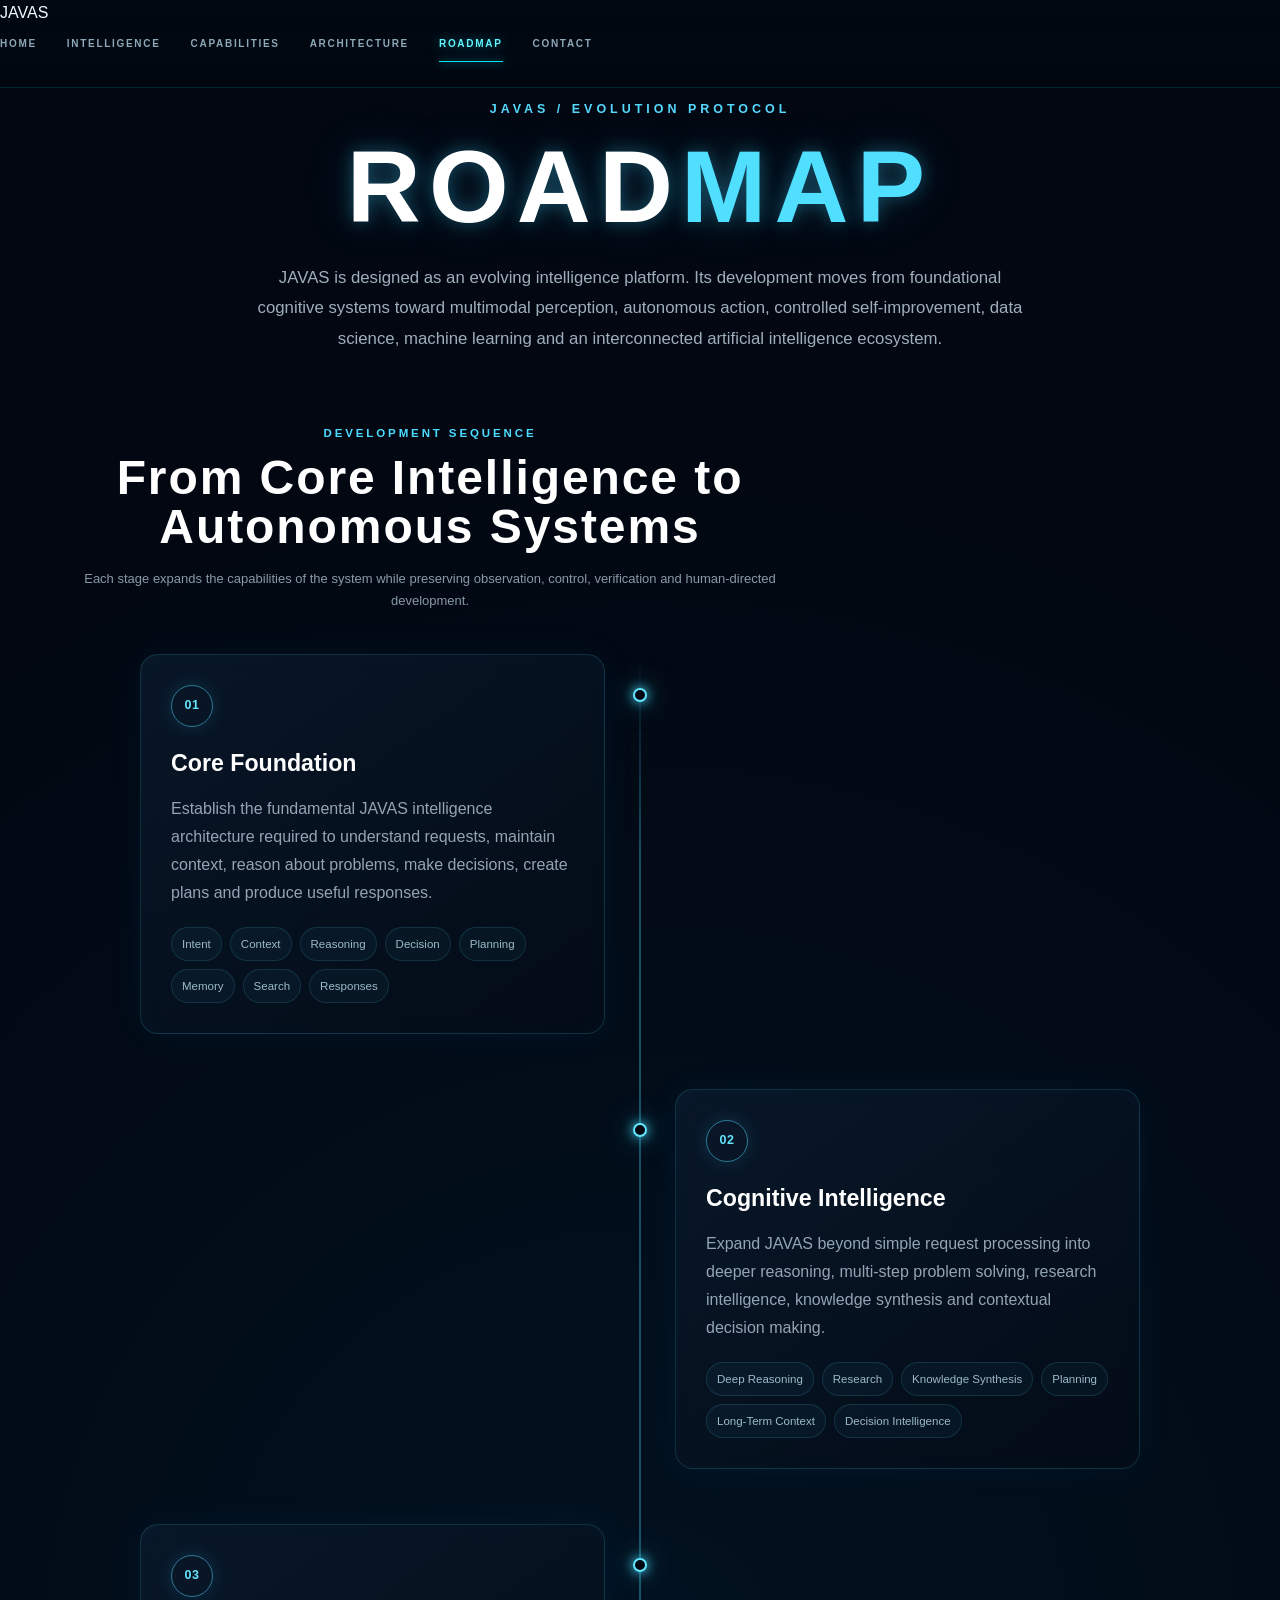
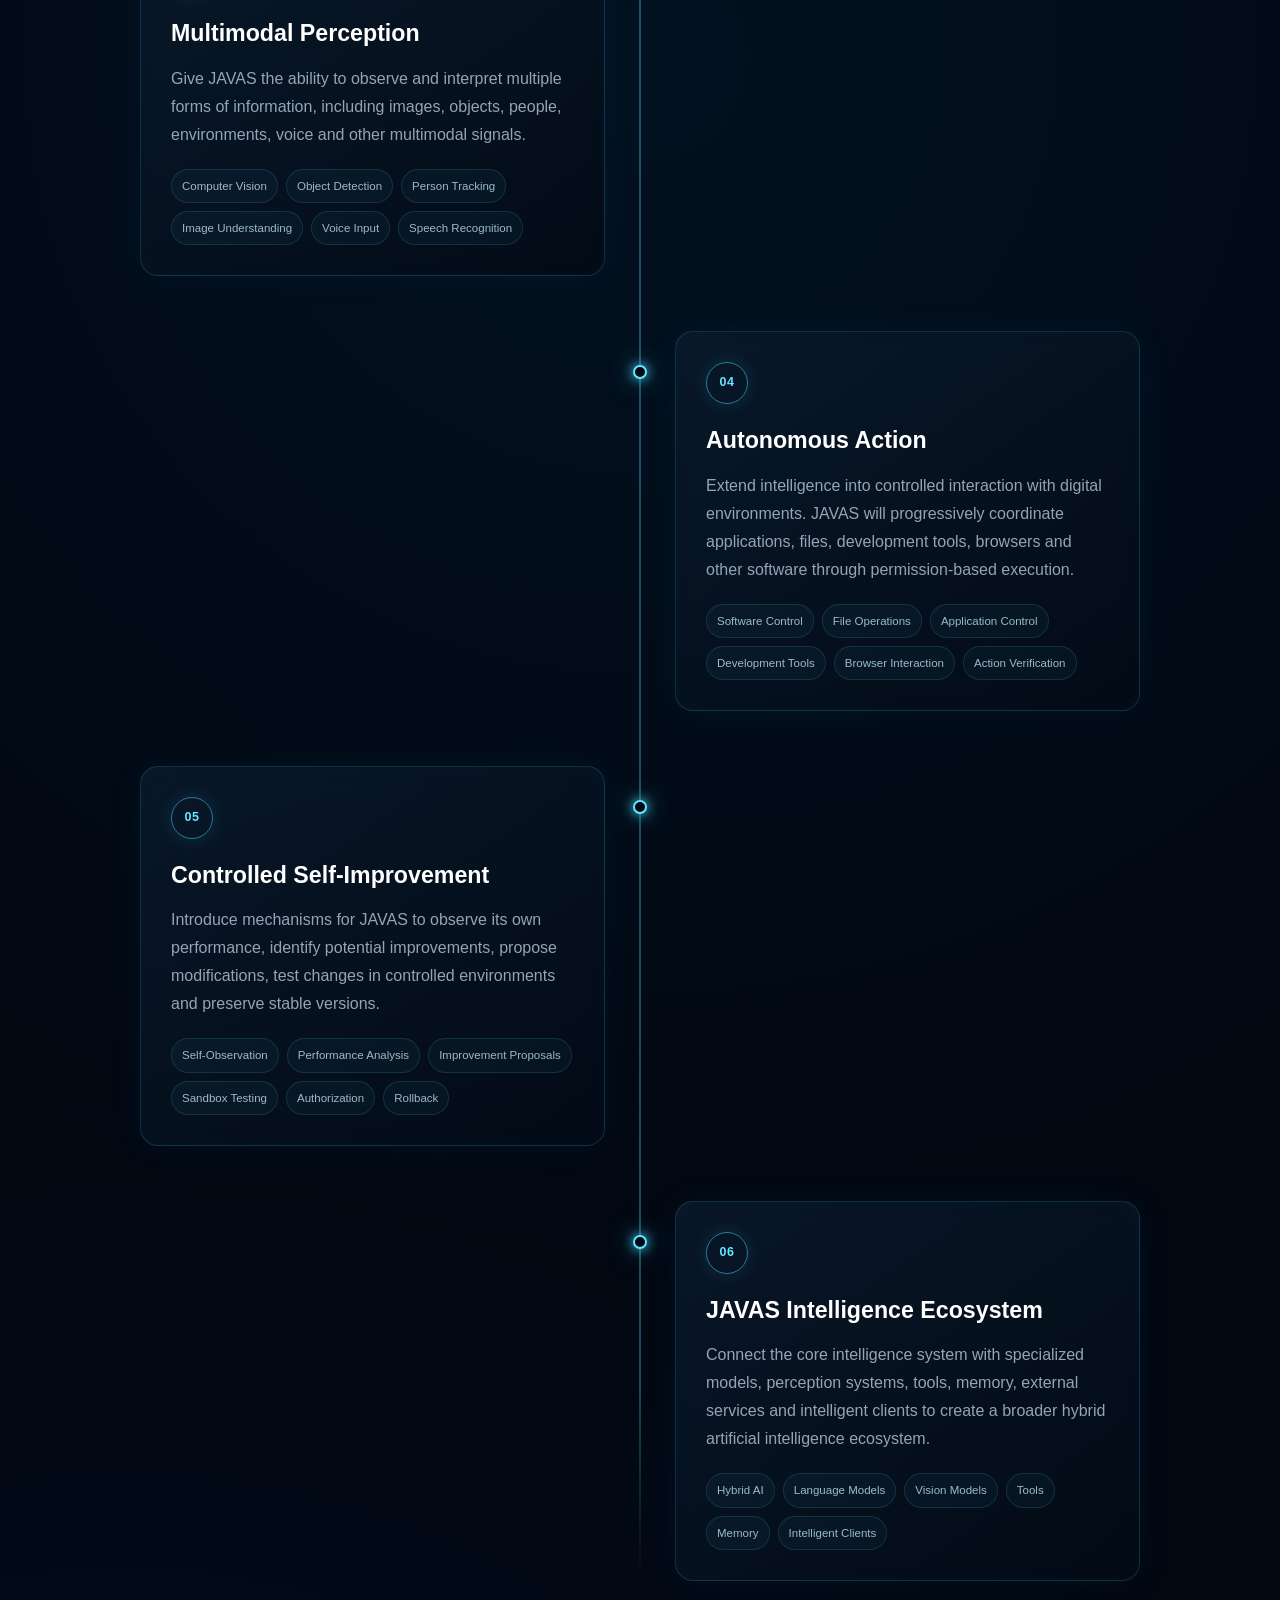
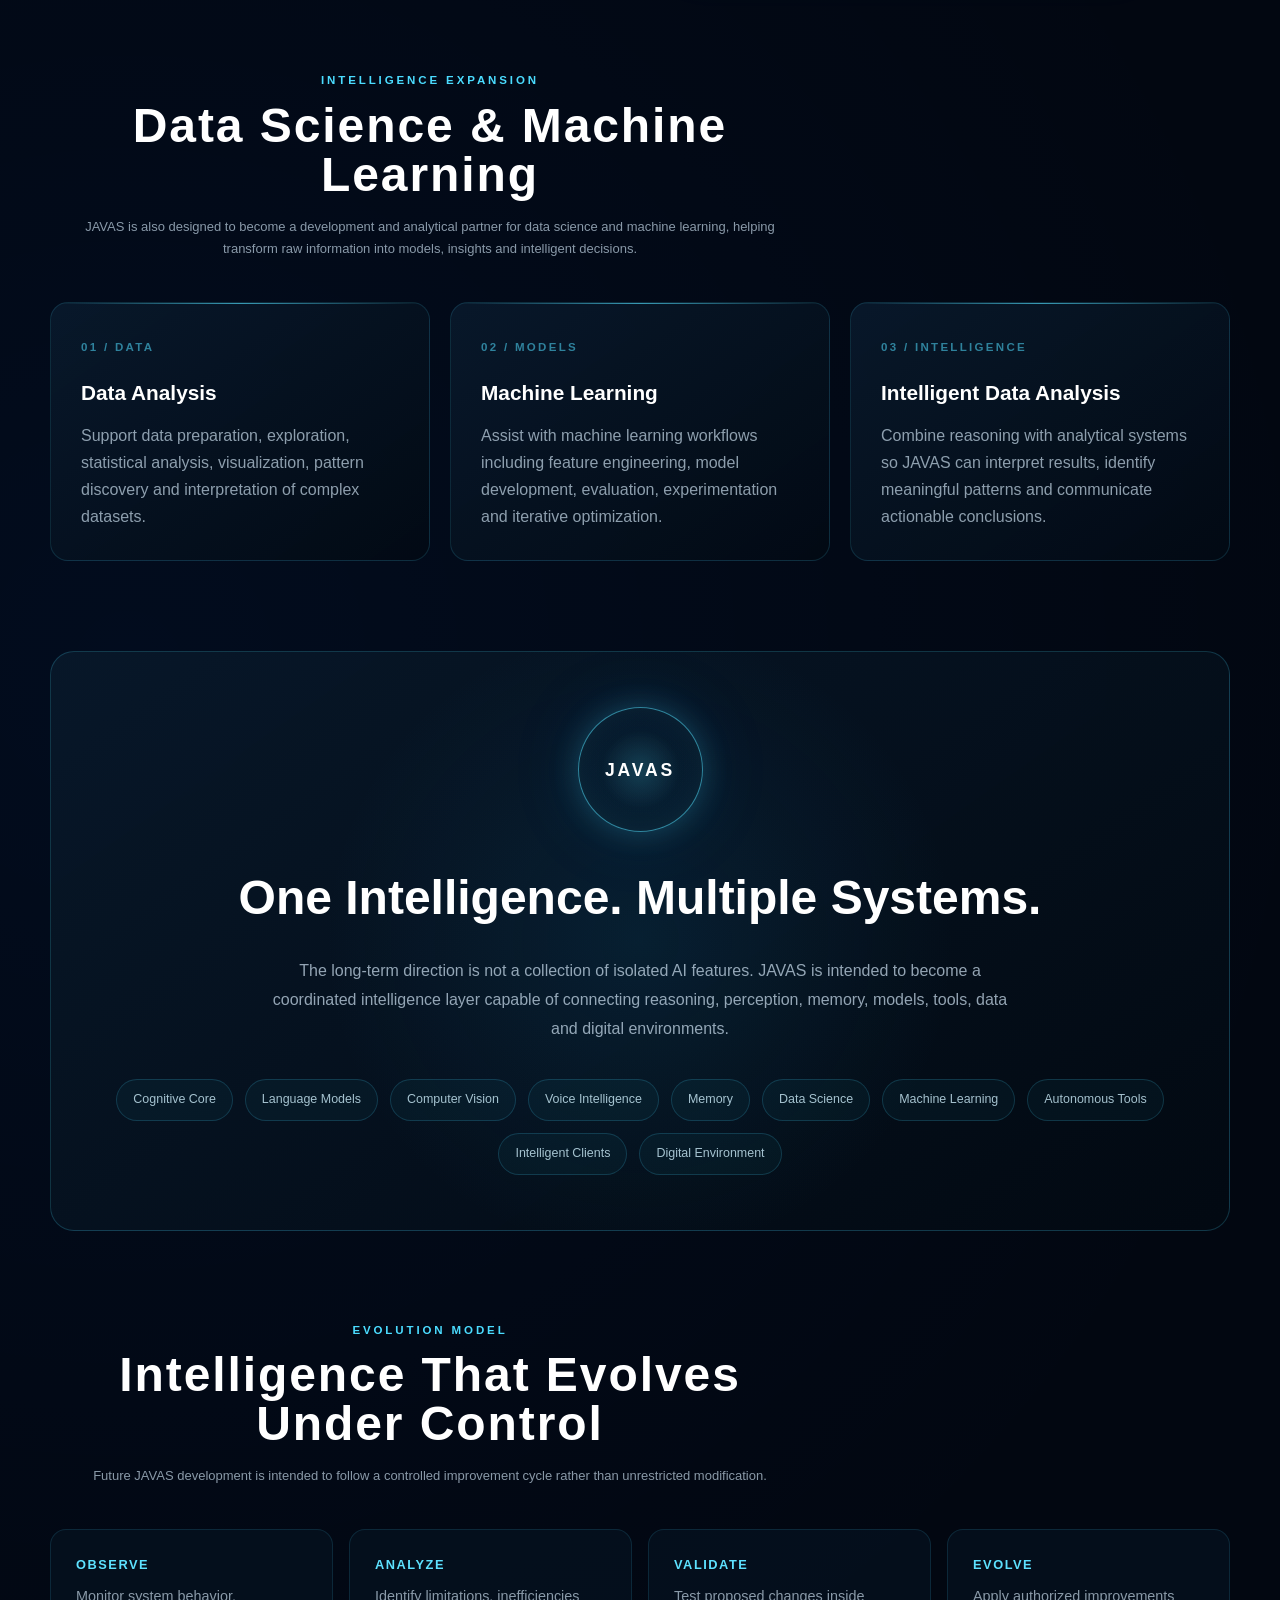
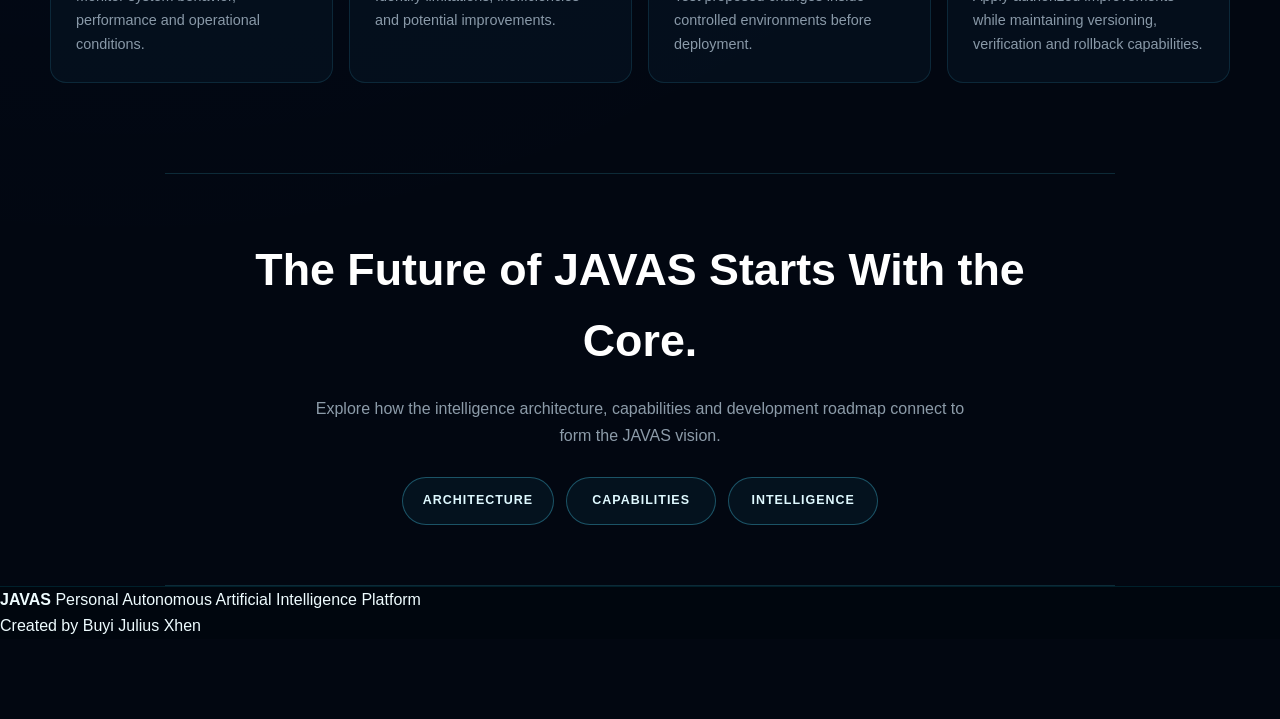
<file: roadmap.html>
<!DOCTYPE html>
<html lang="en">

<head>

<meta charset="UTF-8">

<meta
    name="viewport"
    content="width=device-width, initial-scale=1.0"
>

<!-- =====================================================
     JAVAS AI — SEARCH ENGINE IDENTITY
     ===================================================== -->

<title>
    JAVAS AI Roadmap — Evolution of Autonomous Artificial Intelligence
</title>

<meta
    name="description"
    content="Explore the JAVAS AI roadmap from core intelligence and cognitive reasoning to multimodal perception, autonomous action, controlled self-improvement, data science, machine learning and a connected artificial intelligence ecosystem."
>

<meta
    name="keywords"
    content="JAVAS, JAVAS AI, JAVAS roadmap, JAVAS AI roadmap, JAVAS artificial intelligence, JAVAS autonomous AI, JAVAS personal AI, JAVAS autonomous artificial intelligence, JAVAS intelligence platform, JAVAS cognitive intelligence, JAVAS reasoning system, JAVAS AI development, JAVAS future AI, JAVAS multimodal AI, JAVAS computer vision, JAVAS voice AI, JAVAS machine learning, JAVAS data science, JAVAS autonomous action, JAVAS self-improvement, JAVAS hybrid intelligence, AI roadmap, autonomous AI roadmap, personal autonomous artificial intelligence, cognitive AI, AI reasoning, AI planning, AI automation, Buyi Julius Xhen"
>

<meta
    name="author"
    content="Buyi Julius Xhen"
>

<meta
    name="creator"
    content="Buyi Julius Xhen"
>

<meta
    name="publisher"
    content="JAVAS AI"
>

<meta
    name="application-name"
    content="JAVAS AI"
>

<meta
    name="robots"
    content="index, follow, max-image-preview:large, max-snippet:-1, max-video-preview:-1"
>

<meta
    name="googlebot"
    content="index, follow, max-image-preview:large, max-snippet:-1, max-video-preview:-1"
>

<meta
    name="bingbot"
    content="index, follow, max-image-preview:large, max-snippet:-1, max-video-preview:-1"
>

<meta
    name="theme-color"
    content="#020711"
>

<meta
    name="color-scheme"
    content="dark"
>

<meta
    name="subject"
    content="JAVAS AI Roadmap, Autonomous Artificial Intelligence, Cognitive Systems, Machine Learning and Intelligent Automation"
>

<meta
    name="classification"
    content="Artificial Intelligence Roadmap"
>

<meta
    name="category"
    content="Artificial Intelligence, Autonomous AI, Machine Learning, Data Science, Cognitive Systems and Intelligent Automation"
>


<!-- =====================================================
     CANONICAL
     ===================================================== -->

<link
    rel="canonical"
    href="https://princexhen133-crypto.github.io/roadmap.html"
>


<!-- =====================================================
     OPEN GRAPH
     ===================================================== -->

<meta
    property="og:type"
    content="website"
>

<meta
    property="og:title"
    content="JAVAS AI Roadmap — Evolution of Autonomous Artificial Intelligence"
>

<meta
    property="og:description"
    content="Follow the evolution of JAVAS AI from its core foundation through cognitive intelligence, multimodal perception, autonomous action, controlled self-improvement and a connected intelligence ecosystem."
>

<meta
    property="og:url"
    content="https://princexhen133-crypto.github.io/roadmap.html"
>

<meta
    property="og:site_name"
    content="JAVAS AI"
>

<meta
    property="og:locale"
    content="en_US"
>


<!-- =====================================================
     TWITTER / X
     ===================================================== -->

<meta
    name="twitter:card"
    content="summary"
>

<meta
    name="twitter:title"
    content="JAVAS AI Roadmap — Autonomous Intelligence Evolution"
>

<meta
    name="twitter:description"
    content="Explore the JAVAS AI development roadmap covering reasoning, memory, perception, voice, machine learning, autonomous action, controlled self-improvement and hybrid intelligence."
>


<!-- =====================================================
     STRUCTURED DATA
     ===================================================== -->

<script type="application/ld+json">
{
    "@context": "https://schema.org",
    "@graph": [

        {
            "@type": "WebPage",
            "@id": "https://princexhen133-crypto.github.io/roadmap.html#webpage",
            "url": "https://princexhen133-crypto.github.io/roadmap.html",
            "name": "JAVAS AI Roadmap — Evolution of Autonomous Artificial Intelligence",
            "description": "The JAVAS AI development roadmap covering core intelligence, cognitive reasoning, multimodal perception, autonomous action, controlled self-improvement, machine learning, data science and hybrid intelligence.",
            "isPartOf": {
                "@id": "https://princexhen133-crypto.github.io/#website"
            },
            "about": {
                "@id": "https://princexhen133-crypto.github.io/#javas"
            },
            "inLanguage": "en"
        },

        {
            "@type": "SoftwareApplication",
            "@id": "https://princexhen133-crypto.github.io/#javas-roadmap",
            "name": "JAVAS AI",
            "alternateName": [
                "JAVAS",
                "JAVAS Artificial Intelligence",
                "JAVAS Autonomous AI",
                "JAVAS Personal AI",
                "JAVAS AI Platform"
            ],
            "description": "JAVAS is a Personal Autonomous Artificial Intelligence platform designed to evolve through cognitive intelligence, multimodal perception, autonomous action, controlled self-improvement, data science, machine learning and hybrid intelligence.",
            "applicationCategory": "Artificial Intelligence",
            "url": "https://princexhen133-crypto.github.io/roadmap.html",
            "creator": {
                "@type": "Person",
                "name": "Buyi Julius Xhen",
                "url": "https://princexhen133-crypto.github.io/"
            },
            "featureList": [
                "Core Foundation",
                "Cognitive Intelligence",
                "Multimodal Perception",
                "Computer Vision",
                "Voice Intelligence",
                "Autonomous Action",
                "Controlled Self-Improvement",
                "Data Science",
                "Machine Learning",
                "Hybrid Intelligence",
                "JAVAS Intelligence Ecosystem",
                "Human-Controlled AI Development"
            ]
        },

        {
            "@type": "ItemList",
            "@id": "https://princexhen133-crypto.github.io/roadmap.html#roadmap-stages",
            "name": "JAVAS AI Development Roadmap",
            "itemListElement": [

                {
                    "@type": "ListItem",
                    "position": 1,
                    "name": "Core Foundation",
                    "description": "Core application architecture, intent understanding, context, reasoning, decisions, planning, actions, search, memory and response generation."
                },

                {
                    "@type": "ListItem",
                    "position": 2,
                    "name": "Cognitive Intelligence",
                    "description": "Advanced reasoning, multi-step planning, contextual decisions, research intelligence, knowledge synthesis and long-term context."
                },

                {
                    "@type": "ListItem",
                    "position": 3,
                    "name": "Multimodal Perception",
                    "description": "Computer vision, object detection, person tracking, image understanding, voice input, speech recognition and multimodal reasoning."
                },

                {
                    "@type": "ListItem",
                    "position": 4,
                    "name": "Autonomous Action",
                    "description": "Controlled interaction with software, files, applications, browsers, development environments and computing systems."
                },

                {
                    "@type": "ListItem",
                    "position": 5,
                    "name": "Controlled Self-Improvement",
                    "description": "System observation, performance analysis, improvement proposals, sandbox testing, authorization, version management and rollback."
                },

                {
                    "@type": "ListItem",
                    "position": 6,
                    "name": "JAVAS Intelligence Ecosystem",
                    "description": "A connected intelligence ecosystem combining language models, specialized AI models, tools, memory, perception, hybrid intelligence and environmental interfaces."
                }

            ]
        },

        {
            "@type": "ItemList",
            "@id": "https://princexhen133-crypto.github.io/roadmap.html#intelligence-expansion",
            "name": "JAVAS AI Data Science and Machine Learning Expansion",
            "itemListElement": [

                {
                    "@type": "ListItem",
                    "position": 1,
                    "name": "Data Analysis"
                },

                {
                    "@type": "ListItem",
                    "position": 2,
                    "name": "Machine Learning Model Development"
                },

                {
                    "@type": "ListItem",
                    "position": 3,
                    "name": "Intelligent Data Analysis"
                }

            ]
        },

        {
            "@type": "Person",
            "@id": "https://princexhen133-crypto.github.io/#creator",
            "name": "Buyi Julius Xhen",
            "jobTitle": "Python Programmer and Creator of JAVAS AI",
            "url": "https://princexhen133-crypto.github.io/"
        }

    ]
}
</script>


<!-- =====================================================
     JAVAS DESIGN SYSTEM
     ===================================================== -->

<link
    rel="stylesheet"
    href="main.css"
>


<!-- =====================================================
     ROADMAP PAGE STYLES
     ===================================================== -->

<style>

.roadmap-page {
    min-height: 100vh;
    padding-bottom: 80px;
}

.roadmap-hero {
    max-width: 1100px;
    margin: 0 auto;
    padding: 100px 24px 70px;
    text-align: center;
}

.roadmap-kicker {
    margin-bottom: 18px;
    color: #55d9ff;
    font-size: 0.78rem;
    font-weight: 700;
    letter-spacing: 0.32em;
    text-transform: uppercase;
}

.roadmap-hero h1 {
    margin: 0;
    color: #ffffff;
    font-size: clamp(3rem, 8vw, 7rem);
    font-weight: 800;
    letter-spacing: 0.08em;
    line-height: 0.95;
    text-shadow:
        0 0 18px rgba(65, 210, 255, 0.35),
        0 0 55px rgba(65, 210, 255, 0.16);
}

.roadmap-hero h1 span {
    color: #51dfff;
}

.roadmap-hero p {
    max-width: 780px;
    margin: 28px auto 0;
    color: rgba(220, 240, 255, 0.72);
    font-size: 1.05rem;
    line-height: 1.8;
}

.roadmap-section {
    width: min(1180px, calc(100% - 40px));
    margin: 0 auto 90px;
}

.section-heading {
    margin-bottom: 42px;
    text-align: center;
}

.section-heading .eyebrow {
    display: block;
    margin-bottom: 12px;
    color: #4bdcff;
    font-size: 0.72rem;
    font-weight: 700;
    letter-spacing: 0.25em;
    text-transform: uppercase;
}

.section-heading h2 {
    margin: 0;
    color: #ffffff;
    font-size: clamp(1.9rem, 4vw, 3rem);
    letter-spacing: 0.04em;
}

.section-heading p {
    max-width: 700px;
    margin: 16px auto 0;
    color: rgba(215, 235, 250, 0.64);
    line-height: 1.7;
}


/* =====================================================
   ROADMAP TIMELINE
   ===================================================== */

.roadmap-timeline {
    position: relative;
    max-width: 1000px;
    margin: 0 auto;
}

.roadmap-timeline::before {
    content: "";
    position: absolute;
    top: 0;
    bottom: 0;
    left: 50%;
    width: 1px;
    background:
        linear-gradient(
            to bottom,
            transparent,
            rgba(67, 216, 255, 0.65) 8%,
            rgba(67, 216, 255, 0.65) 92%,
            transparent
        );
    transform: translateX(-50%);
}

.roadmap-stage {
    position: relative;
    display: grid;
    grid-template-columns: 1fr 1fr;
    gap: 70px;
    margin-bottom: 55px;
}

.roadmap-stage:last-child {
    margin-bottom: 0;
}

.roadmap-stage:nth-child(even) .stage-content {
    grid-column: 2;
}

.roadmap-stage:nth-child(even) .stage-node {
    grid-column: 1;
    grid-row: 1;
}

.stage-content {
    padding: 30px;
    border: 1px solid rgba(75, 220, 255, 0.16);
    border-radius: 18px;
    background:
        linear-gradient(
            145deg,
            rgba(11, 27, 45, 0.78),
            rgba(3, 11, 22, 0.92)
        );
    box-shadow:
        0 0 35px rgba(0, 170, 255, 0.06),
        inset 0 0 25px rgba(70, 210, 255, 0.025);
    transition:
        transform 0.3s ease,
        border-color 0.3s ease,
        box-shadow 0.3s ease;
}

.stage-content:hover {
    transform: translateY(-5px);
    border-color: rgba(75, 220, 255, 0.42);
    box-shadow:
        0 0 45px rgba(0, 190, 255, 0.12),
        inset 0 0 30px rgba(70, 210, 255, 0.035);
}

.stage-number {
    display: inline-flex;
    align-items: center;
    justify-content: center;
    width: 42px;
    height: 42px;
    margin-bottom: 18px;
    border: 1px solid rgba(77, 220, 255, 0.5);
    border-radius: 50%;
    color: #65e5ff;
    font-size: 0.78rem;
    font-weight: 800;
    letter-spacing: 0.05em;
    box-shadow: 0 0 18px rgba(55, 210, 255, 0.15);
}

.stage-content h3 {
    margin: 0 0 12px;
    color: #ffffff;
    font-size: 1.45rem;
}

.stage-content p {
    margin: 0;
    color: rgba(215, 235, 250, 0.68);
    line-height: 1.75;
}

.stage-list {
    display: flex;
    flex-wrap: wrap;
    gap: 8px;
    margin-top: 20px;
}

.stage-list span {
    padding: 7px 10px;
    border: 1px solid rgba(80, 215, 255, 0.14);
    border-radius: 999px;
    background: rgba(65, 200, 255, 0.045);
    color: rgba(205, 240, 255, 0.75);
    font-size: 0.72rem;
}

.stage-node {
    position: absolute;
    top: 34px;
    left: 50%;
    width: 14px;
    height: 14px;
    border: 2px solid #65e5ff;
    border-radius: 50%;
    background: #020711;
    box-shadow:
        0 0 12px #48dfff,
        0 0 28px rgba(72, 223, 255, 0.55);
    transform: translateX(-50%);
    z-index: 2;
}


/* =====================================================
   EXPANSION GRID
   ===================================================== */

.expansion-grid {
    display: grid;
    grid-template-columns: repeat(3, 1fr);
    gap: 20px;
}

.expansion-card {
    position: relative;
    min-height: 220px;
    padding: 30px;
    overflow: hidden;
    border: 1px solid rgba(72, 218, 255, 0.14);
    border-radius: 18px;
    background:
        linear-gradient(
            145deg,
            rgba(10, 28, 47, 0.8),
            rgba(2, 10, 20, 0.92)
        );
}

.expansion-card::before {
    content: "";
    position: absolute;
    top: 0;
    left: 0;
    width: 100%;
    height: 1px;
    background: linear-gradient(
        90deg,
        transparent,
        rgba(82, 224, 255, 0.65),
        transparent
    );
}

.expansion-index {
    color: rgba(80, 220, 255, 0.55);
    font-size: 0.72rem;
    font-weight: 800;
    letter-spacing: 0.2em;
}

.expansion-card h3 {
    margin: 18px 0 12px;
    color: #ffffff;
    font-size: 1.3rem;
}

.expansion-card p {
    margin: 0;
    color: rgba(215, 235, 250, 0.65);
    line-height: 1.7;
}


/* =====================================================
   FUTURE ECOSYSTEM
   ===================================================== */

.ecosystem-panel {
    position: relative;
    padding: 55px;
    overflow: hidden;
    border: 1px solid rgba(70, 220, 255, 0.2);
    border-radius: 24px;
    background:
        radial-gradient(
            circle at center,
            rgba(22, 123, 171, 0.14),
            transparent 48%
        ),
        linear-gradient(
            145deg,
            rgba(8, 25, 42, 0.92),
            rgba(2, 9, 18, 0.98)
        );
    text-align: center;
}

.ecosystem-core {
    display: inline-flex;
    align-items: center;
    justify-content: center;
    width: 125px;
    height: 125px;
    margin-bottom: 28px;
    border: 1px solid rgba(82, 225, 255, 0.55);
    border-radius: 50%;
    background:
        radial-gradient(
            circle,
            rgba(75, 220, 255, 0.2),
            rgba(30, 120, 180, 0.05) 45%,
            transparent 70%
        );
    box-shadow:
        0 0 30px rgba(68, 220, 255, 0.22),
        0 0 80px rgba(40, 150, 255, 0.1),
        inset 0 0 30px rgba(70, 220, 255, 0.1);
}

.ecosystem-core span {
    color: #ffffff;
    font-size: 1.1rem;
    font-weight: 800;
    letter-spacing: 0.16em;
}

.ecosystem-panel h2 {
    margin: 0;
    color: #ffffff;
    font-size: clamp(1.8rem, 4vw, 3rem);
}

.ecosystem-panel > p {
    max-width: 760px;
    margin: 20px auto 35px;
    color: rgba(215, 235, 250, 0.68);
    line-height: 1.8;
}

.ecosystem-nodes {
    display: flex;
    flex-wrap: wrap;
    justify-content: center;
    gap: 12px;
}

.ecosystem-nodes span {
    padding: 10px 16px;
    border: 1px solid rgba(70, 215, 255, 0.18);
    border-radius: 999px;
    color: rgba(210, 242, 255, 0.78);
    background: rgba(65, 210, 255, 0.04);
    font-size: 0.78rem;
}


/* =====================================================
   CONTROLLED EVOLUTION
   ===================================================== */

.evolution-grid {
    display: grid;
    grid-template-columns: repeat(4, 1fr);
    gap: 16px;
}

.evolution-card {
    padding: 25px;
    border: 1px solid rgba(73, 218, 255, 0.13);
    border-radius: 16px;
    background: rgba(6, 19, 32, 0.72);
}

.evolution-card strong {
    display: block;
    margin-bottom: 10px;
    color: #5de2ff;
    font-size: 0.8rem;
    letter-spacing: 0.12em;
    text-transform: uppercase;
}

.evolution-card p {
    margin: 0;
    color: rgba(215, 235, 250, 0.63);
    font-size: 0.9rem;
    line-height: 1.65;
}


/* =====================================================
   CTA
   ===================================================== */

.roadmap-cta {
    width: min(950px, calc(100% - 40px));
    margin: 0 auto;
    padding: 60px 30px;
    border-top: 1px solid rgba(70, 220, 255, 0.16);
    border-bottom: 1px solid rgba(70, 220, 255, 0.16);
    text-align: center;
}

.roadmap-cta h2 {
    margin: 0;
    color: #ffffff;
    font-size: clamp(1.8rem, 4vw, 2.8rem);
}

.roadmap-cta p {
    max-width: 650px;
    margin: 18px auto 28px;
    color: rgba(215, 235, 250, 0.65);
    line-height: 1.7;
}

.roadmap-actions {
    display: flex;
    justify-content: center;
    flex-wrap: wrap;
    gap: 12px;
}

.roadmap-button {
    display: inline-flex;
    align-items: center;
    justify-content: center;
    min-width: 150px;
    padding: 13px 20px;
    border: 1px solid rgba(77, 220, 255, 0.32);
    border-radius: 999px;
    color: #dff9ff;
    background: rgba(60, 210, 255, 0.055);
    text-decoration: none;
    font-size: 0.78rem;
    font-weight: 700;
    letter-spacing: 0.08em;
    transition:
        background 0.25s ease,
        border-color 0.25s ease,
        transform 0.25s ease;
}

.roadmap-button:hover {
    transform: translateY(-2px);
    border-color: rgba(77, 220, 255, 0.65);
    background: rgba(60, 210, 255, 0.1);
}


/* =====================================================
   RESPONSIVE
   ===================================================== */

@media (max-width: 850px) {

    .roadmap-hero {
        padding-top: 75px;
    }

    .roadmap-timeline::before {
        left: 14px;
    }

    .roadmap-stage {
        display: block;
        margin-left: 35px;
    }

    .roadmap-stage:nth-child(even) .stage-content {
        grid-column: auto;
    }

    .stage-node {
        top: 34px;
        left: -21px;
        transform: none;
    }

    .expansion-grid {
        grid-template-columns: 1fr;
    }

    .evolution-grid {
        grid-template-columns: repeat(2, 1fr);
    }

    .ecosystem-panel {
        padding: 40px 24px;
    }
}

@media (max-width: 560px) {

    .roadmap-section {
        width: min(100% - 24px, 1180px);
    }

    .roadmap-hero {
        padding-left: 18px;
        padding-right: 18px;
    }

    .roadmap-stage {
        margin-left: 28px;
    }

    .stage-content {
        padding: 23px;
    }

    .evolution-grid {
        grid-template-columns: 1fr;
    }

    .roadmap-cta {
        width: calc(100% - 24px);
    }

    .ecosystem-core {
        width: 105px;
        height: 105px;
    }
}

</style>

</head>


<body>

<div class="roadmap-page">


<!-- =====================================================
     HEADER / NAVIGATION
     ===================================================== -->

<header class="site-header">

    <div class="site-logo">
        JAVAS
    </div>

    <nav class="site-nav">

        <a href="index.html">
            HOME
        </a>

        <a href="intelligence.html">
            INTELLIGENCE
        </a>

        <a href="capabilities.html">
            CAPABILITIES
        </a>

        <a href="architecture.html">
            ARCHITECTURE
        </a>

        <a
            href="roadmap.html"
            class="active"
        >
            ROADMAP
        </a>

        <a href="contact.html">
            CONTACT
        </a>

    </nav>

</header>


<!-- =====================================================
     HERO
     ===================================================== -->

<main>

<section class="roadmap-hero">

    <div class="roadmap-kicker">
        JAVAS / EVOLUTION PROTOCOL
    </div>

    <h1>
        ROAD<span>MAP</span>
    </h1>

    <p>
        JAVAS is designed as an evolving intelligence platform.
        Its development moves from foundational cognitive systems
        toward multimodal perception, autonomous action,
        controlled self-improvement, data science, machine learning
        and an interconnected artificial intelligence ecosystem.
    </p>

</section>


<!-- =====================================================
     DEVELOPMENT ROADMAP
     ===================================================== -->

<section class="roadmap-section">

    <div class="section-heading">

        <span class="eyebrow">
            DEVELOPMENT SEQUENCE
        </span>

        <h2>
            From Core Intelligence to Autonomous Systems
        </h2>

        <p>
            Each stage expands the capabilities of the system while
            preserving observation, control, verification and
            human-directed development.
        </p>

    </div>


    <div class="roadmap-timeline">


        <!-- STAGE 01 -->

        <article class="roadmap-stage">

            <div class="stage-content">

                <div class="stage-number">
                    01
                </div>

                <h3>
                    Core Foundation
                </h3>

                <p>
                    Establish the fundamental JAVAS intelligence
                    architecture required to understand requests,
                    maintain context, reason about problems, make
                    decisions, create plans and produce useful responses.
                </p>

                <div class="stage-list">
                    <span>Intent</span>
                    <span>Context</span>
                    <span>Reasoning</span>
                    <span>Decision</span>
                    <span>Planning</span>
                    <span>Memory</span>
                    <span>Search</span>
                    <span>Responses</span>
                </div>

            </div>

            <div class="stage-node"></div>

        </article>


        <!-- STAGE 02 -->

        <article class="roadmap-stage">

            <div class="stage-content">

                <div class="stage-number">
                    02
                </div>

                <h3>
                    Cognitive Intelligence
                </h3>

                <p>
                    Expand JAVAS beyond simple request processing into
                    deeper reasoning, multi-step problem solving,
                    research intelligence, knowledge synthesis and
                    contextual decision making.
                </p>

                <div class="stage-list">
                    <span>Deep Reasoning</span>
                    <span>Research</span>
                    <span>Knowledge Synthesis</span>
                    <span>Planning</span>
                    <span>Long-Term Context</span>
                    <span>Decision Intelligence</span>
                </div>

            </div>

            <div class="stage-node"></div>

        </article>


        <!-- STAGE 03 -->

        <article class="roadmap-stage">

            <div class="stage-content">

                <div class="stage-number">
                    03
                </div>

                <h3>
                    Multimodal Perception
                </h3>

                <p>
                    Give JAVAS the ability to observe and interpret
                    multiple forms of information, including images,
                    objects, people, environments, voice and other
                    multimodal signals.
                </p>

                <div class="stage-list">
                    <span>Computer Vision</span>
                    <span>Object Detection</span>
                    <span>Person Tracking</span>
                    <span>Image Understanding</span>
                    <span>Voice Input</span>
                    <span>Speech Recognition</span>
                </div>

            </div>

            <div class="stage-node"></div>

        </article>


        <!-- STAGE 04 -->

        <article class="roadmap-stage">

            <div class="stage-content">

                <div class="stage-number">
                    04
                </div>

                <h3>
                    Autonomous Action
                </h3>

                <p>
                    Extend intelligence into controlled interaction
                    with digital environments. JAVAS will progressively
                    coordinate applications, files, development tools,
                    browsers and other software through permission-based
                    execution.
                </p>

                <div class="stage-list">
                    <span>Software Control</span>
                    <span>File Operations</span>
                    <span>Application Control</span>
                    <span>Development Tools</span>
                    <span>Browser Interaction</span>
                    <span>Action Verification</span>
                </div>

            </div>

            <div class="stage-node"></div>

        </article>


        <!-- STAGE 05 -->

        <article class="roadmap-stage">

            <div class="stage-content">

                <div class="stage-number">
                    05
                </div>

                <h3>
                    Controlled Self-Improvement
                </h3>

                <p>
                    Introduce mechanisms for JAVAS to observe its own
                    performance, identify potential improvements,
                    propose modifications, test changes in controlled
                    environments and preserve stable versions.
                </p>

                <div class="stage-list">
                    <span>Self-Observation</span>
                    <span>Performance Analysis</span>
                    <span>Improvement Proposals</span>
                    <span>Sandbox Testing</span>
                    <span>Authorization</span>
                    <span>Rollback</span>
                </div>

            </div>

            <div class="stage-node"></div>

        </article>


        <!-- STAGE 06 -->

        <article class="roadmap-stage">

            <div class="stage-content">

                <div class="stage-number">
                    06
                </div>

                <h3>
                    JAVAS Intelligence Ecosystem
                </h3>

                <p>
                    Connect the core intelligence system with specialized
                    models, perception systems, tools, memory, external
                    services and intelligent clients to create a broader
                    hybrid artificial intelligence ecosystem.
                </p>

                <div class="stage-list">
                    <span>Hybrid AI</span>
                    <span>Language Models</span>
                    <span>Vision Models</span>
                    <span>Tools</span>
                    <span>Memory</span>
                    <span>Intelligent Clients</span>
                </div>

            </div>

            <div class="stage-node"></div>

        </article>

    </div>

</section>


<!-- =====================================================
     DATA SCIENCE / MACHINE LEARNING
     ===================================================== -->

<section class="roadmap-section">

    <div class="section-heading">

        <span class="eyebrow">
            INTELLIGENCE EXPANSION
        </span>

        <h2>
            Data Science & Machine Learning
        </h2>

        <p>
            JAVAS is also designed to become a development and
            analytical partner for data science and machine learning,
            helping transform raw information into models, insights
            and intelligent decisions.
        </p>

    </div>


    <div class="expansion-grid">


        <article class="expansion-card">

            <span class="expansion-index">
                01 / DATA
            </span>

            <h3>
                Data Analysis
            </h3>

            <p>
                Support data preparation, exploration, statistical
                analysis, visualization, pattern discovery and
                interpretation of complex datasets.
            </p>

        </article>


        <article class="expansion-card">

            <span class="expansion-index">
                02 / MODELS
            </span>

            <h3>
                Machine Learning
            </h3>

            <p>
                Assist with machine learning workflows including
                feature engineering, model development, evaluation,
                experimentation and iterative optimization.
            </p>

        </article>


        <article class="expansion-card">

            <span class="expansion-index">
                03 / INTELLIGENCE
            </span>

            <h3>
                Intelligent Data Analysis
            </h3>

            <p>
                Combine reasoning with analytical systems so JAVAS can
                interpret results, identify meaningful patterns and
                communicate actionable conclusions.
            </p>

        </article>

    </div>

</section>


<!-- =====================================================
     FUTURE ECOSYSTEM
     ===================================================== -->

<section class="roadmap-section">

    <div class="ecosystem-panel">

        <div class="ecosystem-core">
            <span>
                JAVAS
            </span>
        </div>

        <h2>
            One Intelligence. Multiple Systems.
        </h2>

        <p>
            The long-term direction is not a collection of isolated
            AI features. JAVAS is intended to become a coordinated
            intelligence layer capable of connecting reasoning,
            perception, memory, models, tools, data and digital
            environments.
        </p>

        <div class="ecosystem-nodes">

            <span>
                Cognitive Core
            </span>

            <span>
                Language Models
            </span>

            <span>
                Computer Vision
            </span>

            <span>
                Voice Intelligence
            </span>

            <span>
                Memory
            </span>

            <span>
                Data Science
            </span>

            <span>
                Machine Learning
            </span>

            <span>
                Autonomous Tools
            </span>

            <span>
                Intelligent Clients
            </span>

            <span>
                Digital Environment
            </span>

        </div>

    </div>

</section>


<!-- =====================================================
     CONTROLLED EVOLUTION
     ===================================================== -->

<section class="roadmap-section">

    <div class="section-heading">

        <span class="eyebrow">
            EVOLUTION MODEL
        </span>

        <h2>
            Intelligence That Evolves Under Control
        </h2>

        <p>
            Future JAVAS development is intended to follow a controlled
            improvement cycle rather than unrestricted modification.
        </p>

    </div>


    <div class="evolution-grid">


        <article class="evolution-card">

            <strong>
                Observe
            </strong>

            <p>
                Monitor system behavior, performance and operational
                conditions.
            </p>

        </article>


        <article class="evolution-card">

            <strong>
                Analyze
            </strong>

            <p>
                Identify limitations, inefficiencies and potential
                improvements.
            </p>

        </article>


        <article class="evolution-card">

            <strong>
                Validate
            </strong>

            <p>
                Test proposed changes inside controlled environments
                before deployment.
            </p>

        </article>


        <article class="evolution-card">

            <strong>
                Evolve
            </strong>

            <p>
                Apply authorized improvements while maintaining
                versioning, verification and rollback capabilities.
            </p>

        </article>

    </div>

</section>


<!-- =====================================================
     FINAL CTA
     ===================================================== -->

<section class="roadmap-cta">

    <h2>
        The Future of JAVAS Starts With the Core.
    </h2>

    <p>
        Explore how the intelligence architecture, capabilities and
        development roadmap connect to form the JAVAS vision.
    </p>

    <div class="roadmap-actions">

        <a
            href="architecture.html"
            class="roadmap-button"
        >
            ARCHITECTURE
        </a>

        <a
            href="capabilities.html"
            class="roadmap-button"
        >
            CAPABILITIES
        </a>

        <a
            href="intelligence.html"
            class="roadmap-button"
        >
            INTELLIGENCE
        </a>

    </div>

</section>

</main>


<!-- =====================================================
     FOOTER
     ===================================================== -->

<footer class="site-footer">

    <div>
        <strong>
            JAVAS
        </strong>

        <span>
            Personal Autonomous Artificial Intelligence Platform
        </span>
    </div>

    <div>
        Created by Buyi Julius Xhen
    </div>

</footer>

</div>


<!-- =====================================================
     JAVAS JAVASCRIPT
     ===================================================== -->

<script src="main.js"></script>

</body>

</html>
</file>
<file: main.css>
/* =========================================================
   JAVAS — PERSONAL AUTONOMOUS ARTIFICIAL INTELLIGENCE
   MAIN SYSTEM INTERFACE
   ========================================================= */

:root {
    --bg: #020711;
    --bg-deep: #01040a;
    --panel: rgba(5, 15, 28, 0.72);
    --panel-strong: rgba(4, 13, 25, 0.9);

    --cyan: #00eaff;
    --cyan-soft: #5ff6ff;
    --blue: #168cff;
    --blue-deep: #0754a8;

    --text: #eefcff;
    --text-soft: #9eb8c8;
    --text-dim: #587487;

    --line: rgba(0, 225, 255, 0.22);
    --line-strong: rgba(0, 235, 255, 0.58);

    --shadow-cyan:
        0 0 15px rgba(0, 234, 255, 0.18),
        0 0 45px rgba(0, 170, 255, 0.08);

    --radius: 4px;

    --max-width: 1500px;
}


/* =========================================================
   RESET
   ========================================================= */

* {
    margin: 0;
    padding: 0;
    box-sizing: border-box;
}


html {
    scroll-behavior: smooth;
}


body {
    min-height: 100vh;

    background:
        radial-gradient(
            circle at 50% 30%,
            rgba(0, 120, 180, 0.09),
            transparent 32%
        ),
        radial-gradient(
            circle at 10% 70%,
            rgba(0, 100, 255, 0.055),
            transparent 30%
        ),
        var(--bg);

    color: var(--text);

    font-family:
        "Segoe UI",
        Arial,
        Helvetica,
        sans-serif;

    overflow-x: hidden;

    line-height: 1.6;
}


body::selection {
    background: rgba(0, 234, 255, 0.28);
    color: white;
}


a {
    color: inherit;
    text-decoration: none;
}


button,
a {
    -webkit-tap-highlight-color: transparent;
}


/* =========================================================
   BACKGROUND SYSTEM
   ========================================================= */

.background-system {
    position: fixed;
    inset: 0;

    z-index: -10;

    overflow: hidden;

    pointer-events: none;

    background:
        radial-gradient(
            ellipse at center,
            rgba(0, 120, 180, 0.04),
            transparent 65%
        );
}


.background-grid {
    position: absolute;
    inset: -10%;

    opacity: 0.28;

    background-image:
        linear-gradient(
            rgba(0, 220, 255, 0.055) 1px,
            transparent 1px
        ),
        linear-gradient(
            90deg,
            rgba(0, 220, 255, 0.055) 1px,
            transparent 1px
        );

    background-size: 55px 55px;

    transform:
        perspective(700px)
        rotateX(60deg)
        translateY(12%);

    transform-origin: center bottom;

    mask-image:
        linear-gradient(
            to top,
            rgba(0, 0, 0, 0.9),
            transparent 75%
        );
}


.background-glow {
    position: absolute;

    width: 700px;
    height: 700px;

    border-radius: 50%;

    filter: blur(100px);

    opacity: 0.08;
}


.background-glow-one {
    top: -300px;
    left: 50%;

    transform: translateX(-50%);

    background: #00dfff;
}


.background-glow-two {
    bottom: -350px;
    left: -250px;

    background: #006eff;
}


.background-glow-three {
    bottom: -300px;
    right: -250px;

    background: #00bfff;
}


.background-noise {
    position: absolute;
    inset: 0;

    opacity: 0.025;

    background-image:
        radial-gradient(
            rgba(255,255,255,0.8) 0.5px,
            transparent 0.5px
        );

    background-size: 4px 4px;
}


/* =========================================================
   HEADER
   ========================================================= */

.site-header {
    position: fixed;

    top: 0;
    left: 0;
    right: 0;

    z-index: 1000;

    height: 88px;

    border-bottom:
        1px solid
        rgba(0, 230, 255, 0.13);

    background:
        linear-gradient(
            180deg,
            rgba(1, 8, 17, 0.94),
            rgba(1, 8, 17, 0.72)
        );

    backdrop-filter: blur(18px);
}


.header-inner {
    position: relative;

    width: min(
        calc(100% - 50px),
        var(--max-width)
    );

    height: 100%;

    margin: auto;

    display: flex;

    align-items: center;

    justify-content: center;
}


.site-nav {
    position: absolute;

    top: 0;

    height: 100%;

    display: flex;

    align-items: center;

    gap: 30px;
}


.site-nav-left {
    left: 0;
}


.site-nav-right {
    right: 0;

    padding-right: 130px;
}


.site-nav a {
    position: relative;

    color: #8da8b8;

    font-size: 10px;

    font-weight: 700;

    letter-spacing: 1.7px;

    transition:
        color 0.25s ease,
        text-shadow 0.25s ease;
}


.site-nav a::after {
    content: "";

    position: absolute;

    left: 0;
    bottom: -10px;

    width: 0;
    height: 1px;

    background: var(--cyan);

    box-shadow:
        0 0 8px var(--cyan);

    transition:
        width 0.25s ease;
}


.site-nav a:hover,
.site-nav a.active {
    color: var(--cyan-soft);

    text-shadow:
        0 0 12px
        rgba(0, 234, 255, 0.5);
}


.site-nav a:hover::after,
.site-nav a.active::after {
    width: 100%;
}


/* =========================================================
   CENTER BRAND
   ========================================================= */

.brand-center {
    position: absolute;

    left: 50%;
    top: 50%;

    transform:
        translate(-50%, -50%);

    z-index: 5;
}


.brand-logo {
    display: block;

    color: #eaffff;

    font-size: 27px;

    font-weight: 900;

    letter-spacing: 8px;

    text-shadow:
        0 0 6px rgba(0, 240, 255, 0.8),
        0 0 25px rgba(0, 200, 255, 0.38);

    transition:
        text-shadow 0.3s ease,
        transform 0.3s ease;
}


.brand-center:hover .brand-logo {
    transform: scale(1.05);

    text-shadow:
        0 0 8px rgba(0, 240, 255, 1),
        0 0 35px rgba(0, 210, 255, 0.65);
}


/* =========================================================
   HEADER STATUS
   ========================================================= */

.header-status {
    position: absolute;

    right: 0;

    display: flex;

    align-items: center;

    gap: 8px;

    color: #7191a2;

    font-size: 8px;

    font-weight: 700;

    letter-spacing: 1.5px;
}


.status-dot,
.panel-status-indicator {
    display: inline-block;

    width: 6px;
    height: 6px;

    border-radius: 50%;

    background: var(--cyan);

    box-shadow:
        0 0 7px var(--cyan),
        0 0 15px rgba(0, 234, 255, 0.8);

    animation:
        statusPulse 2s infinite;
}


@keyframes statusPulse {

    0%,
    100% {
        opacity: 1;
    }

    50% {
        opacity: 0.35;
    }

}


/* =========================================================
   HERO
   ========================================================= */

.hero {
    position: relative;

    min-height: 930px;

    padding-top: 88px;

    overflow: hidden;

    display: flex;

    align-items: center;

    justify-content: center;
}


.hero::before {
    content: "";

    position: absolute;

    top: 88px;
    left: 50%;

    width: 900px;
    height: 600px;

    transform:
        translateX(-50%);

    background:
        radial-gradient(
            ellipse,
            rgba(0, 190, 255, 0.08),
            transparent 65%
        );

    pointer-events: none;
}


/* =========================================================
   HERO HUD
   ========================================================= */

.hero-hud {
    position: absolute;

    inset: 0;

    pointer-events: none;
}


.hud-ring {
    position: absolute;

    left: 50%;
    top: 54%;

    border:
        1px solid
        rgba(0, 220, 255, 0.08);

    border-radius: 50%;

    transform:
        translate(-50%, -50%);
}


.hud-ring-one {
    width: 780px;
    height: 780px;
}


.hud-ring-two {
    width: 620px;
    height: 620px;

    border-style: dashed;

    animation:
        slowRotate 35s linear infinite;
}


.hud-ring-three {
    width: 940px;
    height: 940px;

    border-color:
        rgba(0, 150, 255, 0.035);

    animation:
        slowRotateReverse 50s linear infinite;
}


@keyframes slowRotate {

    from {
        transform:
            translate(-50%, -50%)
            rotate(0deg);
    }

    to {
        transform:
            translate(-50%, -50%)
            rotate(360deg);
    }

}


@keyframes slowRotateReverse {

    from {
        transform:
            translate(-50%, -50%)
            rotate(360deg);
    }

    to {
        transform:
            translate(-50%, -50%)
            rotate(0deg);
    }

}


.hud-crosshair {
    position: absolute;

    width: 25px;
    height: 25px;
}


.hud-crosshair::before,
.hud-crosshair::after {
    content: "";

    position: absolute;

    background: rgba(0, 220, 255, 0.35);
}


.hud-crosshair::before {
    top: 50%;
    left: 0;

    width: 100%;
    height: 1px;
}


.hud-crosshair::after {
    left: 50%;
    top: 0;

    width: 1px;
    height: 100%;
}


.hud-crosshair-one {
    left: 15%;
    top: 34%;
}


.hud-crosshair-two {
    right: 15%;
    bottom: 24%;
}


/* =========================================================
   HERO CONTENT
   ========================================================= */

.hero-content {
    position: relative;

    z-index: 10;

    text-align: center;

    max-width: 900px;

    margin-top: -70px;
}


.hero-kicker {
    margin-bottom: 18px;

    color: var(--cyan);

    font-size: 9px;

    font-weight: 700;

    letter-spacing: 5px;

    text-shadow:
        0 0 12px
        rgba(0, 234, 255, 0.55);
}


.hero-logo {
    margin: 0;

    font-size:
        clamp(
            105px,
            15vw,
            225px
        );

    line-height: 0.85;

    font-weight: 900;

    letter-spacing:
        clamp(
            10px,
            2vw,
            30px
        );

    color: #efffff;

    text-shadow:
        0 0 7px rgba(255,255,255,0.9),
        0 0 25px rgba(0, 234, 255, 0.65),
        0 0 70px rgba(0, 140, 255, 0.3);

    animation:
        logoPulse 5s ease-in-out infinite;
}


@keyframes logoPulse {

    0%,
    100% {
        text-shadow:
            0 0 7px rgba(255,255,255,0.9),
            0 0 25px rgba(0,234,255,0.65),
            0 0 70px rgba(0,140,255,0.3);
    }

    50% {
        text-shadow:
            0 0 9px rgba(255,255,255,1),
            0 0 35px rgba(0,234,255,0.85),
            0 0 100px rgba(0,140,255,0.42);
    }

}


.hero-subtitle {
    margin-top: 23px;

    color: #8caebe;

    font-size: 10px;

    font-weight: 600;

    letter-spacing: 4px;
}


.hero-process {
    margin-top: 24px;

    display: flex;

    align-items: center;

    justify-content: center;

    flex-wrap: wrap;

    gap: 12px;

    color: #5c788a;

    font-size: 8px;

    font-weight: 700;

    letter-spacing: 1.5px;
}


.hero-process i {
    color: var(--cyan);

    font-style: normal;

    opacity: 0.7;
}


.hero-actions {
    margin-top: 38px;

    display: flex;

    justify-content: center;

    gap: 12px;
}


.primary-button,
.secondary-button {
    min-height: 43px;

    padding: 0 23px;

    display: inline-flex;

    align-items: center;

    justify-content: center;

    gap: 13px;

    font-size: 9px;

    font-weight: 800;

    letter-spacing: 1.5px;

    transition:
        transform 0.25s ease,
        box-shadow 0.25s ease,
        background 0.25s ease;
}


.primary-button {
    color: #001017;

    background:
        linear-gradient(
            135deg,
            #8cffff,
            #00dff5
        );

    box-shadow:
        0 0 20px rgba(0, 234, 255, 0.22);
}


.primary-button:hover {
    transform: translateY(-2px);

    box-shadow:
        0 0 30px rgba(0, 234, 255, 0.45);
}


.secondary-button {
    color: var(--cyan-soft);

    border:
        1px solid
        rgba(0, 230, 255, 0.38);

    background:
        rgba(0, 150, 220, 0.05);
}


.secondary-button:hover {
    transform: translateY(-2px);

    background:
        rgba(0, 210, 255, 0.09);

    box-shadow:
        0 0 22px rgba(0, 210, 255, 0.16);
}


/* =========================================================
   HERO PANELS
   ========================================================= */

.hero-panel {
    position: absolute;

    z-index: 15;

    width: 275px;

    padding: 19px;

    border:
        1px solid
        rgba(0, 225, 255, 0.2);

    background:
        linear-gradient(
            145deg,
            rgba(7, 23, 39, 0.82),
            rgba(2, 10, 19, 0.7)
        );

    box-shadow:
        var(--shadow-cyan);

    backdrop-filter: blur(14px);
}


.hero-panel::before,
.capability-card::before,
.architecture-node::before {
    content: "";

    position: absolute;

    top: -1px;
    left: 18px;

    width: 45px;
    height: 1px;

    background: var(--cyan);

    box-shadow:
        0 0 10px var(--cyan);
}


.hero-panel-left {
    left:
        max(
            30px,
            calc((100vw - var(--max-width)) / 2)
        );

    top: 49%;

    transform:
        translateY(-50%);
}


.hero-panel-right {
    right:
        max(
            30px,
            calc((100vw - var(--max-width)) / 2)
        );

    top: 49%;

    transform:
        translateY(-50%);
}


.panel-header {
    display: flex;

    gap: 12px;

    align-items: center;

    padding-bottom: 15px;

    margin-bottom: 13px;

    border-bottom:
        1px solid
        rgba(0, 220, 255, 0.11);
}


.panel-icon {
    width: 34px;
    height: 34px;

    display: grid;

    place-items: center;

    border:
        1px solid
        rgba(0, 225, 255, 0.28);

    color: var(--cyan);

    font-size: 17px;

    box-shadow:
        inset 0 0 18px
        rgba(0, 210, 255, 0.05),
        0 0 12px
        rgba(0, 210, 255, 0.08);
}


.panel-header strong {
    display: block;

    color: #d9faff;

    font-size: 9px;

    letter-spacing: 1.7px;
}


.panel-header span {
    display: block;

    margin-top: 2px;

    color: #527082;

    font-size: 7px;

    letter-spacing: 1.1px;
}


.panel-status-list {
    display: grid;

    gap: 11px;
}


.panel-status {
    display: grid;

    grid-template-columns:
        8px
        1fr
        auto;

    align-items: center;

    gap: 8px;

    color: #6e8999;

    font-size: 7px;

    letter-spacing: 0.8px;
}


.panel-status strong {
    color: var(--cyan-soft);

    font-size: 7px;

    letter-spacing: 1px;
}


.hero-activity {
    display: grid;

    gap: 11px;
}


.hero-activity-line {
    display: grid;

    grid-template-columns:
        55px
        70px
        1fr;

    gap: 7px;

    color: #668293;

    font-size: 6.5px;

    line-height: 1.4;
}


.activity-time {
    color: #3d6375;
}


.activity-type {
    color: var(--cyan);

    letter-spacing: 0.5px;
}


/* =========================================================
   ENERGY CORE
   ========================================================= */

.core-system {
    position: absolute;

    left: 50%;
    top: 57%;

    width: 470px;
    height: 470px;

    transform:
        translate(-50%, -50%);

    z-index: 7;

    pointer-events: none;
}


.core-ambient {
    position: absolute;

    inset: 25%;

    border-radius: 50%;

    background:
        radial-gradient(
            circle,
            rgba(0, 238, 255, 0.18),
            rgba(0, 120, 255, 0.08) 35%,
            transparent 72%
        );

    filter: blur(30px);

    animation:
        coreBreath 4s ease-in-out infinite;
}


@keyframes coreBreath {

    0%,
    100% {
        transform: scale(0.9);
        opacity: 0.65;
    }

    50% {
        transform: scale(1.1);
        opacity: 1;
    }

}


.core-field {
    position: absolute;

    inset: 17%;

    border-radius: 50%;

    border:
        1px solid
        rgba(0, 230, 255, 0.13);

    box-shadow:
        inset 0 0 45px
        rgba(0, 220, 255, 0.08),
        0 0 50px
        rgba(0, 170, 255, 0.08);
}


.core-hud-line {
    position: absolute;

    background:
        linear-gradient(
            90deg,
            transparent,
            rgba(0, 225, 255, 0.28),
            transparent
        );

    height: 1px;

    width: 100%;
}


.core-hud-line-one {
    top: 50%;
}


.core-hud-line-two {
    top: 50%;

    transform: rotate(60deg);
}


.core-hud-line-three {
    top: 50%;

    transform: rotate(-60deg);
}


/* =========================================================
   ORBITS
   ========================================================= */

.orbit-ring {
    position: absolute;

    left: 50%;
    top: 50%;

    border-radius: 50%;

    border:
        1px solid
        rgba(0, 224, 255, 0.18);

    transform:
        translate(-50%, -50%);

    box-shadow:
        0 0 12px
        rgba(0, 210, 255, 0.04);
}


.orbit-ring-one {
    width: 300px;
    height: 145px;

    transform:
        translate(-50%, -50%)
        rotate(18deg);

    animation:
        orbitOne 13s linear infinite;
}


.orbit-ring-two {
    width: 350px;
    height: 170px;

    transform:
        translate(-50%, -50%)
        rotate(-35deg);

    animation:
        orbitTwo 18s linear infinite;
}


.orbit-ring-three {
    width: 390px;
    height: 210px;

    transform:
        translate(-50%, -50%)
        rotate(67deg);

    animation:
        orbitThree 23s linear infinite;
}


.orbit-ring-four {
    width: 430px;
    height: 250px;

    transform:
        translate(-50%, -50%)
        rotate(-72deg);

    border-color:
        rgba(0, 180, 255, 0.08);

    animation:
        orbitFour 30s linear infinite;
}


@keyframes orbitOne {

    from {
        transform:
            translate(-50%, -50%)
            rotate(18deg);
    }

    to {
        transform:
            translate(-50%, -50%)
            rotate(378deg);
    }

}


@keyframes orbitTwo {

    from {
        transform:
            translate(-50%, -50%)
            rotate(-35deg);
    }

    to {
        transform:
            translate(-50%, -50%)
            rotate(-395deg);
    }

}


@keyframes orbitThree {

    from {
        transform:
            translate(-50%, -50%)
            rotate(67deg);
    }

    to {
        transform:
            translate(-50%, -50%)
            rotate(427deg);
    }

}


@keyframes orbitFour {

    from {
        transform:
            translate(-50%, -50%)
            rotate(-72deg);
    }

    to {
        transform:
            translate(-50%, -50%)
            rotate(288deg);
    }

}


.orbit-node {
    position: absolute;

    top: 50%;
    left: 0;

    width: 6px;
    height: 6px;

    border-radius: 50%;

    background: var(--cyan);

    box-shadow:
        0 0 8px var(--cyan),
        0 0 18px var(--cyan);

    transform:
        translate(-50%, -50%);
}


/* =========================================================
   ENERGY CORE BODY
   ========================================================= */

.energy-core {
    position: absolute;

    left: 50%;
    top: 50%;

    width: 190px;
    height: 190px;

    transform:
        translate(-50%, -50%);

    border-radius: 50%;

    background:
        radial-gradient(
            circle,
            rgba(168, 255, 255, 0.95) 0%,
            rgba(0, 229, 255, 0.7) 11%,
            rgba(0, 120, 255, 0.35) 27%,
            rgba(0, 40, 100, 0.22) 46%,
            transparent 70%
        );

    box-shadow:
        0 0 25px
        rgba(0, 234, 255, 0.75),
        0 0 70px
        rgba(0, 170, 255, 0.42),
        0 0 130px
        rgba(0, 120, 255, 0.18);

    animation:
        energyPulse 2.8s ease-in-out infinite;
}


@keyframes energyPulse {

    0%,
    100% {
        transform:
            translate(-50%, -50%)
            scale(0.94);
    }

    50% {
        transform:
            translate(-50%, -50%)
            scale(1.05);
    }

}


.core-inner {
    position: absolute;

    inset: 25px;

    border-radius: 50%;

    border:
        1px solid
        rgba(220, 255, 255, 0.85);

    box-shadow:
        inset 0 0 25px
        rgba(0, 240, 255, 0.65);
}


.core-energy {
    position: absolute;

    inset: 45px;

    border-radius: 50%;

    background:
        radial-gradient(
            circle,
            white,
            #bfffff 18%,
            #00eaff 40%,
            transparent 72%
        );

    filter: blur(1px);

    box-shadow:
        0 0 35px
        rgba(0, 240, 255, 1);
}


.core-ring {
    position: absolute;

    left: 50%;
    top: 50%;

    border-radius: 50%;

    border:
        1px solid
        rgba(190, 255, 255, 0.75);

    transform:
        translate(-50%, -50%);
}


.core-ring-one {
    width: 135px;
    height: 135px;

    border-left-color: transparent;
    border-right-color: transparent;

    animation:
        coreRotate 5s linear infinite;
}


.core-ring-two {
    width: 155px;
    height: 155px;

    border-top-color: transparent;
    border-bottom-color: transparent;

    animation:
        coreRotateReverse 7s linear infinite;
}


.core-ring-three {
    width: 178px;
    height: 178px;

    border-color:
        rgba(0, 235, 255, 0.2);

    border-style: dashed;

    animation:
        coreRotate 15s linear infinite;
}


@keyframes coreRotate {

    to {
        transform:
            translate(-50%, -50%)
            rotate(360deg);
    }

}


@keyframes coreRotateReverse {

    to {
        transform:
            translate(-50%, -50%)
            rotate(-360deg);
    }

}


/* =========================================================
   ENERGY SPIKES
   ========================================================= */

.core-spike {
    position: absolute;

    left: 50%;
    top: 50%;

    width: 2px;
    height: 105px;

    transform-origin: center bottom;

    background:
        linear-gradient(
            to top,
            rgba(0, 240, 255, 0.85),
            transparent
        );

    box-shadow:
        0 0 8px
        rgba(0, 240, 255, 0.9);
}


.spike-one {
    transform:
        translate(-50%, -100%)
        rotate(0deg);
}


.spike-two {
    transform:
        translate(-50%, -100%)
        rotate(45deg);
}


.spike-three {
    transform:
        translate(-50%, -100%)
        rotate(90deg);
}


.spike-four {
    transform:
        translate(-50%, -100%)
        rotate(135deg);
}


.spike-five {
    transform:
        translate(-50%, -100%)
        rotate(180deg);
}


.spike-six {
    transform:
        translate(-50%, -100%)
        rotate(225deg);
}


.spike-seven {
    transform:
        translate(-50%, -100%)
        rotate(270deg);
}


.spike-eight {
    transform:
        translate(-50%, -100%)
        rotate(315deg);
}


.core-center {
    position: absolute;

    left: 50%;
    top: 50%;

    width: 48px;
    height: 48px;

    transform:
        translate(-50%, -50%);

    display: grid;

    place-items: center;

    border:
        1px solid
        rgba(255,255,255,0.8);

    border-radius: 50%;

    background:
        radial-gradient(
            circle,
            rgba(255,255,255,0.95),
            rgba(0,220,255,0.5) 55%,
            rgba(0,120,255,0.2)
        );

    color: white;

    font-size: 22px;

    font-weight: 900;

    box-shadow:
        0 0 22px
        rgba(0, 245, 255, 0.8);
}


.core-caption {
    position: absolute;

    left: 50%;
    bottom: -18px;

    transform:
        translateX(-50%);

    width: 230px;

    text-align: center;
}


.core-caption-label {
    display: block;

    color: var(--cyan-soft);

    font-size: 9px;

    font-weight: 800;

    letter-spacing: 3px;

    text-shadow:
        0 0 10px
        rgba(0, 234, 255, 0.55);
}


.core-caption-status {
    display: block;

    margin-top: 3px;

    color: #4f7181;

    font-size: 6px;

    letter-spacing: 1.4px;
}


/* =========================================================
   SIGNAL SECTION
   ========================================================= */

.signal-section {
    position: relative;

    z-index: 20;

    width: min(
        calc(100% - 50px),
        var(--max-width)
    );

    margin:
        -5px auto
        0;
}


.signal-bar {
    display: grid;

    grid-template-columns:
        repeat(6, 1fr);

    border:
        1px solid
        rgba(0, 225, 255, 0.16);

    background:
        rgba(3, 13, 24, 0.78);

    backdrop-filter: blur(12px);
}


.signal-item {
    min-height: 100px;

    padding: 18px 16px;

    display: grid;

    grid-template-columns:
        32px
        1fr;

    grid-template-rows:
        auto
        5px;

    column-gap: 10px;

    border-right:
        1px solid
        rgba(0, 220, 255, 0.1);
}


.signal-item:last-child {
    border-right: 0;
}


.signal-icon {
    grid-row: span 2;

    width: 29px;
    height: 29px;

    display: grid;

    place-items: center;

    color: var(--cyan);

    border:
        1px solid
        rgba(0, 220, 255, 0.22);

    font-size: 13px;
}


.signal-information {
    display: flex;

    flex-direction: column;

    justify-content: center;
}


.signal-label {
    color: #bcecf2;

    font-size: 7px;

    font-weight: 800;

    letter-spacing: 1.3px;
}


.signal-description {
    margin-top: 2px;

    color: #4d6b7c;

    font-size: 7px;
}


.signal-track {
    position: relative;

    align-self: end;

    height: 2px;

    overflow: hidden;

    background:
        rgba(0, 210, 255, 0.08);
}


.signal-fill {
    display: block;

    height: 100%;

    width: 68%;

    background:
        linear-gradient(
            90deg,
            rgba(0, 160, 255, 0.15),
            var(--cyan)
        );

    box-shadow:
        0 0 8px
        rgba(0, 234, 255, 0.6);

    animation:
        signalFlow 3s ease-in-out infinite alternate;
}


.signal-item:nth-child(2) .signal-fill {
    width: 83%;
    animation-delay: 0.3s;
}


.signal-item:nth-child(3) .signal-fill {
    width: 72%;
    animation-delay: 0.6s;
}


.signal-item:nth-child(4) .signal-fill {
    width: 91%;
    animation-delay: 0.9s;
}


.signal-item:nth-child(5) .signal-fill {
    width: 61%;
    animation-delay: 1.2s;
}


.signal-item:nth-child(6) .signal-fill {
    width: 76%;
    animation-delay: 1.5s;
}


@keyframes signalFlow {

    from {
        opacity: 0.55;
        transform: scaleX(0.85);
        transform-origin: left;
    }

    to {
        opacity: 1;
        transform: scaleX(1);
        transform-origin: left;
    }

}


/* =========================================================
   GENERAL SECTIONS
   ========================================================= */

.home-section {
    position: relative;

    width: min(
        calc(100% - 50px),
        1220px
    );

    margin: 0 auto;

    padding:
        150px
        0;
}


.section-heading {
    max-width: 760px;

    margin-bottom: 60px;
}


.section-kicker,
.creator-label {
    color: var(--cyan);

    font-size: 8px;

    font-weight: 800;

    letter-spacing: 3px;
}


.section-heading h2 {
    margin-top: 14px;

    color: #ecfcff;

    font-size:
        clamp(
            38px,
            5vw,
            65px
        );

    line-height: 1.02;

    letter-spacing: -2px;
}


.section-heading h2 span {
    color: #7395a5;
}


.section-heading p {
    max-width: 680px;

    margin-top: 22px;

    color: #678494;

    font-size: 13px;

    line-height: 1.9;
}


/* =========================================================
   PIPELINE
   ========================================================= */

.pipeline-preview {
    display: flex;

    align-items: center;

    width: 100%;

    padding: 28px 0;
}


.pipeline-node {
    position: relative;

    min-width: 115px;

    padding: 17px 14px;

    text-align: center;

    border:
        1px solid
        rgba(0, 220, 255, 0.16);

    color: #7894a2;

    background:
        rgba(3, 14, 25, 0.6);

    font-size: 8px;

    font-weight: 800;

    letter-spacing: 1.3px;
}


.pipeline-node span {
    display: block;

    margin-bottom: 5px;

    color: #38586a;

    font-size: 7px;
}


.pipeline-node.active {
    color: var(--cyan-soft);

    border-color:
        rgba(0, 225, 255, 0.45);

    box-shadow:
        0 0 20px
        rgba(0, 220, 255, 0.08);
}


.pipeline-node.active span {
    color: var(--cyan);
}


.pipeline-line {
    flex: 1;

    height: 1px;

    background:
        linear-gradient(
            90deg,
            rgba(0, 220, 255, 0.05),
            rgba(0, 220, 255, 0.4),
            rgba(0, 220, 255, 0.05)
        );
}


.section-action {
    margin-top: 35px;
}


.text-button {
    display: inline-flex;

    align-items: center;

    gap: 13px;

    color: var(--cyan);

    font-size: 9px;

    font-weight: 800;

    letter-spacing: 1.6px;

    transition:
        gap 0.25s ease,
        text-shadow 0.25s ease;
}


.text-button:hover {
    gap: 20px;

    text-shadow:
        0 0 12px
        rgba(0, 234, 255, 0.6);
}


/* =========================================================
   CAPABILITY GRID
   ========================================================= */

.capability-grid {
    display: grid;

    grid-template-columns:
        repeat(3, 1fr);

    gap: 14px;
}


.capability-card {
    position: relative;

    min-height: 270px;

    padding: 28px;

    overflow: hidden;

    border:
        1px solid
        rgba(0, 220, 255, 0.13);

    background:
        linear-gradient(
            145deg,
            rgba(6, 20, 34, 0.72),
            rgba(2, 9, 18, 0.55)
        );

    transition:
        transform 0.3s ease,
        border-color 0.3s ease,
        box-shadow 0.3s ease;
}


.capability-card:hover {
    transform:
        translateY(-5px);

    border-color:
        rgba(0, 225, 255, 0.4);

    box-shadow:
        0 0 30px
        rgba(0, 190, 255, 0.08);
}


.card-number {
    position: absolute;

    top: 17px;
    right: 20px;

    color: #2a4c5e;

    font-size: 8px;

    letter-spacing: 1px;
}


.card-icon {
    width: 42px;
    height: 42px;

    display: grid;

    place-items: center;

    border:
        1px solid
        rgba(0, 225, 255, 0.22);

    color: var(--cyan);

    font-size: 17px;

    margin-bottom: 28px;
}


.capability-card h3 {
    color: #d9faff;

    font-size: 17px;

    font-weight: 700;
}


.capability-card p {
    margin-top: 12px;

    color: #668291;

    font-size: 11px;

    line-height: 1.8;
}


.card-system {
    position: absolute;

    left: 28px;
    bottom: 23px;

    color: #315567;

    font-size: 7px;

    font-weight: 800;

    letter-spacing: 1.4px;
}


/* =========================================================
   ARCHITECTURE
   ========================================================= */

.architecture-preview {
    width: min(
        calc(100% - 50px),
        1400px
    );
}


.architecture-strip {
    display: flex;

    align-items: stretch;

    width: 100%;
}


.architecture-node {
    position: relative;

    flex: 1;

    min-height: 125px;

    padding: 24px 18px;

    border:
        1px solid
        rgba(0, 220, 255, 0.13);

    background:
        rgba(4, 14, 25, 0.68);
}


.architecture-node span {
    display: block;

    color: var(--cyan);

    font-size: 7px;

    margin-bottom: 10px;
}


.architecture-node strong {
    display: block;

    color: #cceef4;

    font-size: 9px;

    letter-spacing: 1.1px;
}


.architecture-node small {
    display: block;

    margin-top: 8px;

    color: #4f6c7c;

    font-size: 8px;
}


.architecture-connector {
    display: flex;

    align-items: center;

    justify-content: center;

    width: 38px;

    color: var(--cyan);

    font-size: 13px;

    opacity: 0.65;
}


/* =========================================================
   SELF IMPROVEMENT
   ========================================================= */

.self-improvement-preview {
    text-align: center;
}


.self-improvement-preview .section-heading {
    margin-left: auto;
    margin-right: auto;
}


.improvement-flow {
    display: flex;

    justify-content: center;

    align-items: center;

    flex-wrap: wrap;

    gap: 15px;
}


.improvement-flow div {
    min-width: 115px;

    padding: 15px 18px;

    border:
        1px solid
        rgba(0, 220, 255, 0.16);

    color: #86a5b4;

    background:
        rgba(3, 15, 27, 0.62);

    font-size: 8px;

    font-weight: 800;

    letter-spacing: 1.3px;
}


.improvement-flow div:hover {
    color: var(--cyan);

    border-color:
        rgba(0, 225, 255, 0.45);
}


.improvement-flow > span {
    color: var(--cyan);

    opacity: 0.65;
}


/* =========================================================
   HYBRID SYSTEM
   ========================================================= */

.hybrid-preview {
    text-align: center;
}


.hybrid-preview .section-heading {
    margin-left: auto;
    margin-right: auto;
}


.hybrid-network {
    min-height: 330px;

    display: flex;

    align-items: center;

    justify-content: center;

    gap: 70px;

    position: relative;
}


.hybrid-network::before {
    content: "";

    position: absolute;

    left: 18%;
    right: 18%;

    top: 50%;

    height: 1px;

    background:
        linear-gradient(
            90deg,
            transparent,
            rgba(0, 220, 255, 0.35),
            transparent
        );
}


.hybrid-client {
    position: relative;

    z-index: 2;

    width: 130px;
    height: 58px;

    display: grid;

    place-items: center;

    border:
        1px solid
        rgba(0, 220, 255, 0.2);

    color: #7593a2;

    background:
        rgba(3, 13, 24, 0.85);

    font-size: 8px;

    font-weight: 800;

    letter-spacing: 1px;
}


.hybrid-core {
    position: relative;

    z-index: 5;

    width: 150px;
    height: 150px;

    display: grid;

    place-items: center;

    border:
        1px solid
        rgba(0, 240, 255, 0.5);

    border-radius: 50%;

    color: white;

    background:
        radial-gradient(
            circle,
            rgba(0, 230, 255, 0.25),
            rgba(0, 80, 150, 0.12) 55%,
            transparent 70%
        );

    box-shadow:
        0 0 45px
        rgba(0, 220, 255, 0.18);

    font-size: 18px;

    font-weight: 900;

    letter-spacing: 4px;
}


.hybrid-core span {
    position: absolute;

    bottom: 36px;

    color: var(--cyan);

    font-size: 6px;

    letter-spacing: 2px;
}


/* =========================================================
   VISION
   ========================================================= */

.vision-section {
    display: grid;

    grid-template-columns:
        1.3fr
        0.7fr;

    gap: 100px;

    align-items: center;
}


.vision-content h2 {
    margin-top: 15px;

    color: #edfaff;

    font-size:
        clamp(
            45px,
            6vw,
            75px
        );

    line-height: 0.98;

    letter-spacing: -3px;
}


.vision-content p {
    max-width: 650px;

    margin-top: 24px;

    color: #668392;

    font-size: 13px;

    line-height: 1.9;
}


.vision-content .primary-button {
    margin-top: 32px;
}


.vision-panel {
    position: relative;

    padding: 35px 25px;

    border:
        1px solid
        rgba(0, 220, 255, 0.2);

    background:
        rgba(4, 16, 28, 0.7);

    box-shadow:
        var(--shadow-cyan);
}


.vision-panel-header {
    margin-bottom: 24px;

    color: var(--cyan);

    font-size: 8px;

    font-weight: 800;

    letter-spacing: 2px;
}


.vision-line {
    display: grid;

    grid-template-columns:
        1fr
        25px
        1fr;

    align-items: center;

    padding: 18px 0;

    border-top:
        1px solid
        rgba(0, 220, 255, 0.1);

    color: #7594a3;

    font-size: 8px;

    font-weight: 800;

    letter-spacing: 1px;
}


.vision-line span:nth-child(2) {
    text-align: center;

    color: var(--cyan);
}


.vision-line span:last-child {
    text-align: right;

    color: #b1d8df;
}


/* =========================================================
   CREATOR
   ========================================================= */

.creator-section {
    width: min(
        calc(100% - 50px),
        1220px
    );

    margin: auto;

    padding:
        100px
        0
        140px;

    border-top:
        1px solid
        rgba(0, 220, 255, 0.1);
}


.creator-profile {
    max-width: 700px;
}


.creator-profile h2 {
    margin-top: 13px;

    color: #e9fbff;

    font-size:
        clamp(
            35px,
            5vw,
            58px
        );

    letter-spacing: -2px;
}


.creator-profile p {
    margin-top: 10px;

    color: #638191;

    font-size: 12px;
}


.creator-data {
    display: flex;

    flex-wrap: wrap;

    gap: 35px;

    margin-top: 32px;
}


.creator-data div {
    display: flex;

    flex-direction: column;

    gap: 5px;
}


.creator-data span {
    color: #38586a;

    font-size: 7px;

    font-weight: 800;

    letter-spacing: 1.5px;
}


.creator-data strong {
    color: #9bbac5;

    font-size: 8px;

    letter-spacing: 0.8px;
}


/* =========================================================
   FOOTER
   ========================================================= */

.site-footer {
    border-top:
        1px solid
        rgba(0, 220, 255, 0.12);

    background:
        rgba(1, 7, 14, 0.82);
}


.footer-inner {
    width: min(
        calc(100% - 50px),
        var(--max-width)
    );

    margin: auto;

    min-height: 170px;

    padding: 35px 0;

    display: grid;

    grid-template-columns:
        1.5fr
        2fr
        auto;

    grid-template-rows:
        auto
        auto;

    column-gap: 40px;

    align-items: center;
}


.footer-brand {
    display: flex;

    flex-direction: column;

    gap: 6px;
}


.footer-logo {
    color: #dffcff;

    font-size: 21px;

    font-weight: 900;

    letter-spacing: 6px;

    text-shadow:
        0 0 15px
        rgba(0, 230, 255, 0.35);
}


.footer-brand span:last-child {
    color: #476575;

    font-size: 7px;

    letter-spacing: 0.8px;
}


.footer-navigation {
    display: flex;

    flex-wrap: wrap;

    gap: 18px;
}


.footer-navigation a {
    color: #5d7b8b;

    font-size: 7px;

    font-weight: 800;

    letter-spacing: 1px;

    transition:
        color 0.2s ease;
}


.footer-navigation a:hover {
    color: var(--cyan);
}


.footer-status {
    display: flex;

    align-items: center;

    gap: 8px;

    color: #5b7a8a;

    font-size: 7px;

    font-weight: 800;

    letter-spacing: 1px;
}


.footer-meta {
    grid-column:
        1 / -1;

    padding-top: 22px;

    border-top:
        1px solid
        rgba(0, 220, 255, 0.07);

    color: #294655;

    font-size: 7px;

    letter-spacing: 1px;
}


/* =========================================================
   SCROLLBAR
   ========================================================= */

::-webkit-scrollbar {
    width: 6px;
}


::-webkit-scrollbar-track {
    background: #01060d;
}


::-webkit-scrollbar-thumb {
    background:
        rgba(0, 210, 255, 0.25);

    border-radius: 10px;
}


::-webkit-scrollbar-thumb:hover {
    background:
        rgba(0, 230, 255, 0.5);
}


/* =========================================================
   RESPONSIVE — LARGE TABLETS
   ========================================================= */

@media (max-width: 1250px) {

    .site-nav {
        gap: 17px;
    }


    .site-nav-right {
        padding-right: 100px;
    }


    .site-nav a {
        font-size: 8px;

        letter-spacing: 1px;
    }


    .hero-panel {
        width: 235px;
    }


    .hero-panel-left {
        left: 20px;
    }


    .hero-panel-right {
        right: 20px;
    }


    .core-system {
        transform:
            translate(-50%, -50%)
            scale(0.9);
    }


    .signal-item {
        padding: 14px 10px;
    }


    .signal-description {
        font-size: 6px;
    }

}


/* =========================================================
   TABLET
   ========================================================= */

@media (max-width: 1000px) {

    .site-header {
        height: 76px;
    }


    .header-inner {
        width:
            calc(100% - 30px);
    }


    .site-nav-left {
        left: 0;
    }


    .site-nav-right {
        right: 0;

        padding-right: 0;
    }


    .site-nav {
        gap: 11px;
    }


    .site-nav a {
        font-size: 7px;
    }


    .header-status {
        display: none;
    }


    .brand-logo {
        font-size: 20px;

        letter-spacing: 5px;
    }


    .hero {
        min-height: 1050px;

        padding-top: 76px;
    }


    .hero-content {
        margin-top: -180px;
    }


    .hero-panel {
        top: auto;

        bottom: 70px;

        transform: none;
    }


    .hero-panel-left {
        left: 25px;
    }


    .hero-panel-right {
        right: 25px;
    }


    .core-system {
        top: 53%;

        transform:
            translate(-50%, -50%)
            scale(0.75);
    }


    .signal-bar {
        grid-template-columns:
            repeat(3, 1fr);
    }


    .signal-item:nth-child(3) {
        border-right: 0;
    }


    .signal-item:nth-child(n + 4) {
        border-top:
            1px solid
            rgba(0, 220, 255, 0.1);
    }


    .capability-grid {
        grid-template-columns:
            repeat(2, 1fr);
    }


    .architecture-strip {
        display: grid;

        grid-template-columns:
            repeat(3, 1fr);
    }


    .architecture-connector {
        display: none;
    }


    .vision-section {
        grid-template-columns:
            1fr;

        gap: 60px;
    }


    .hybrid-network {
        gap: 25px;
    }

}


/* =========================================================
   MOBILE
   ========================================================= */

@media (max-width: 700px) {

    .site-header {
        height: 66px;
    }


    .header-inner {
        justify-content: flex-start;
    }


    .brand-center {
        position: relative;

        left: auto;
        top: auto;

        transform: none;

        margin: auto;
    }


    .brand-logo {
        font-size: 18px;

        letter-spacing: 4px;
    }


    .site-nav {
        display: none;
    }


    .hero {
        min-height: 1000px;

        padding-top: 66px;
    }


    .hero-content {
        width: calc(100% - 35px);

        margin-top: -240px;
    }


    .hero-kicker {
        font-size: 7px;

        letter-spacing: 3px;
    }


    .hero-logo {
        font-size:
            clamp(
                75px,
                22vw,
                130px
            );

        letter-spacing: 8px;
    }


    .hero-subtitle {
        font-size: 7px;

        letter-spacing: 2px;
    }


    .hero-process {
        gap: 7px;

        font-size: 6px;
    }


    .hero-actions {
        flex-direction: column;

        align-items: center;
    }


    .primary-button,
    .secondary-button {
        width: 235px;
    }


    .core-system {
        top: 50%;

        transform:
            translate(-50%, -50%)
            scale(0.55);
    }


    .hero-panel {
        width:
            calc(100% - 40px);

        left: 20px;
        right: 20px;

        bottom: 25px;
    }


    .hero-panel-right {
        display: none;
    }


    .hero-panel-left {
        bottom: 25px;
    }


    .signal-section {
        width:
            calc(100% - 25px);
    }


    .signal-bar {
        grid-template-columns:
            repeat(2, 1fr);
    }


    .signal-item:nth-child(3) {
        border-right:
            1px solid
            rgba(0, 220, 255, 0.1);
    }


    .signal-item:nth-child(2n) {
        border-right: 0;
    }


    .signal-item:nth-child(n + 3) {
        border-top:
            1px solid
            rgba(0, 220, 255, 0.1);
    }


    .home-section {
        width:
            calc(100% - 35px);

        padding:
            100px 0;
    }


    .section-heading {
        margin-bottom: 40px;
    }


    .section-heading h2 {
        font-size: 39px;

        letter-spacing: -1.5px;
    }


    .section-heading p {
        font-size: 11px;
    }


    .pipeline-preview {
        overflow-x: auto;

        padding-bottom: 15px;
    }


    .pipeline-node {
        min-width: 100px;
    }


    .pipeline-line {
        min-width: 25px;
    }


    .capability-grid {
        grid-template-columns:
            1fr;
    }


    .capability-card {
        min-height: 245px;
    }


    .architecture-preview {
        width:
            calc(100% - 35px);
    }


    .architecture-strip {
        grid-template-columns:
            1fr;
    }


    .architecture-node {
        min-height: 105px;
    }


    .improvement-flow {
        flex-direction: column;
    }


    .improvement-flow > span {
        transform: rotate(90deg);
    }


    .hybrid-network {
        min-height: 600px;

        flex-direction: column;

        gap: 20px;
    }


    .hybrid-network::before {
        left: 50%;

        top: 10%;

        bottom: 10%;

        right: auto;

        width: 1px;

        height: auto;

        background:
            linear-gradient(
                180deg,
                transparent,
                rgba(0, 220, 255, 0.35),
                transparent
            );
    }


    .hybrid-core {
        order: 0;
    }


    .hybrid-client {
        width: 160px;
    }


    .vision-content h2 {
        font-size: 48px;

        letter-spacing: -2px;
    }


    .creator-section {
        width:
            calc(100% - 35px);

        padding:
            70px 0
            100px;
    }


    .creator-data {
        gap: 22px;
    }


    .footer-inner {
        width:
            calc(100% - 35px);

        display: flex;

        flex-direction: column;

        align-items: flex-start;

        gap: 28px;
    }


    .footer-navigation {
        gap: 14px;
    }

}


/* =========================================================
   SMALL MOBILE
   ========================================================= */

@media (max-width: 430px) {

    .hero {
        min-height: 930px;
    }


    .hero-content {
        margin-top: -210px;
    }


    .hero-logo {
        font-size: 72px;

        letter-spacing: 5px;
    }


    .hero-subtitle {
        line-height: 1.7;
    }


    .core-system {
        transform:
            translate(-50%, -50%)
            scale(0.48);
    }


    .signal-bar {
        grid-template-columns:
            1fr;
    }


    .signal-item,
    .signal-item:nth-child(2n),
    .signal-item:nth-child(3) {
        border-right: 0;

        border-top:
            1px solid
            rgba(0, 220, 255, 0.1);
    }


    .signal-item:first-child {
        border-top: 0;
    }


    .section-heading h2 {
        font-size: 34px;
    }


    .vision-content h2 {
        font-size: 41px;
    }

}


/* =========================================================
   ACCESSIBILITY
   ========================================================= */

@media (prefers-reduced-motion: reduce) {

    *,
    *::before,
    *::after {
        animation-duration: 0.01ms !important;
        animation-iteration-count: 1 !important;
        scroll-behavior: auto !important;
        transition-duration: 0.01ms !important;
    }

}
</file>
